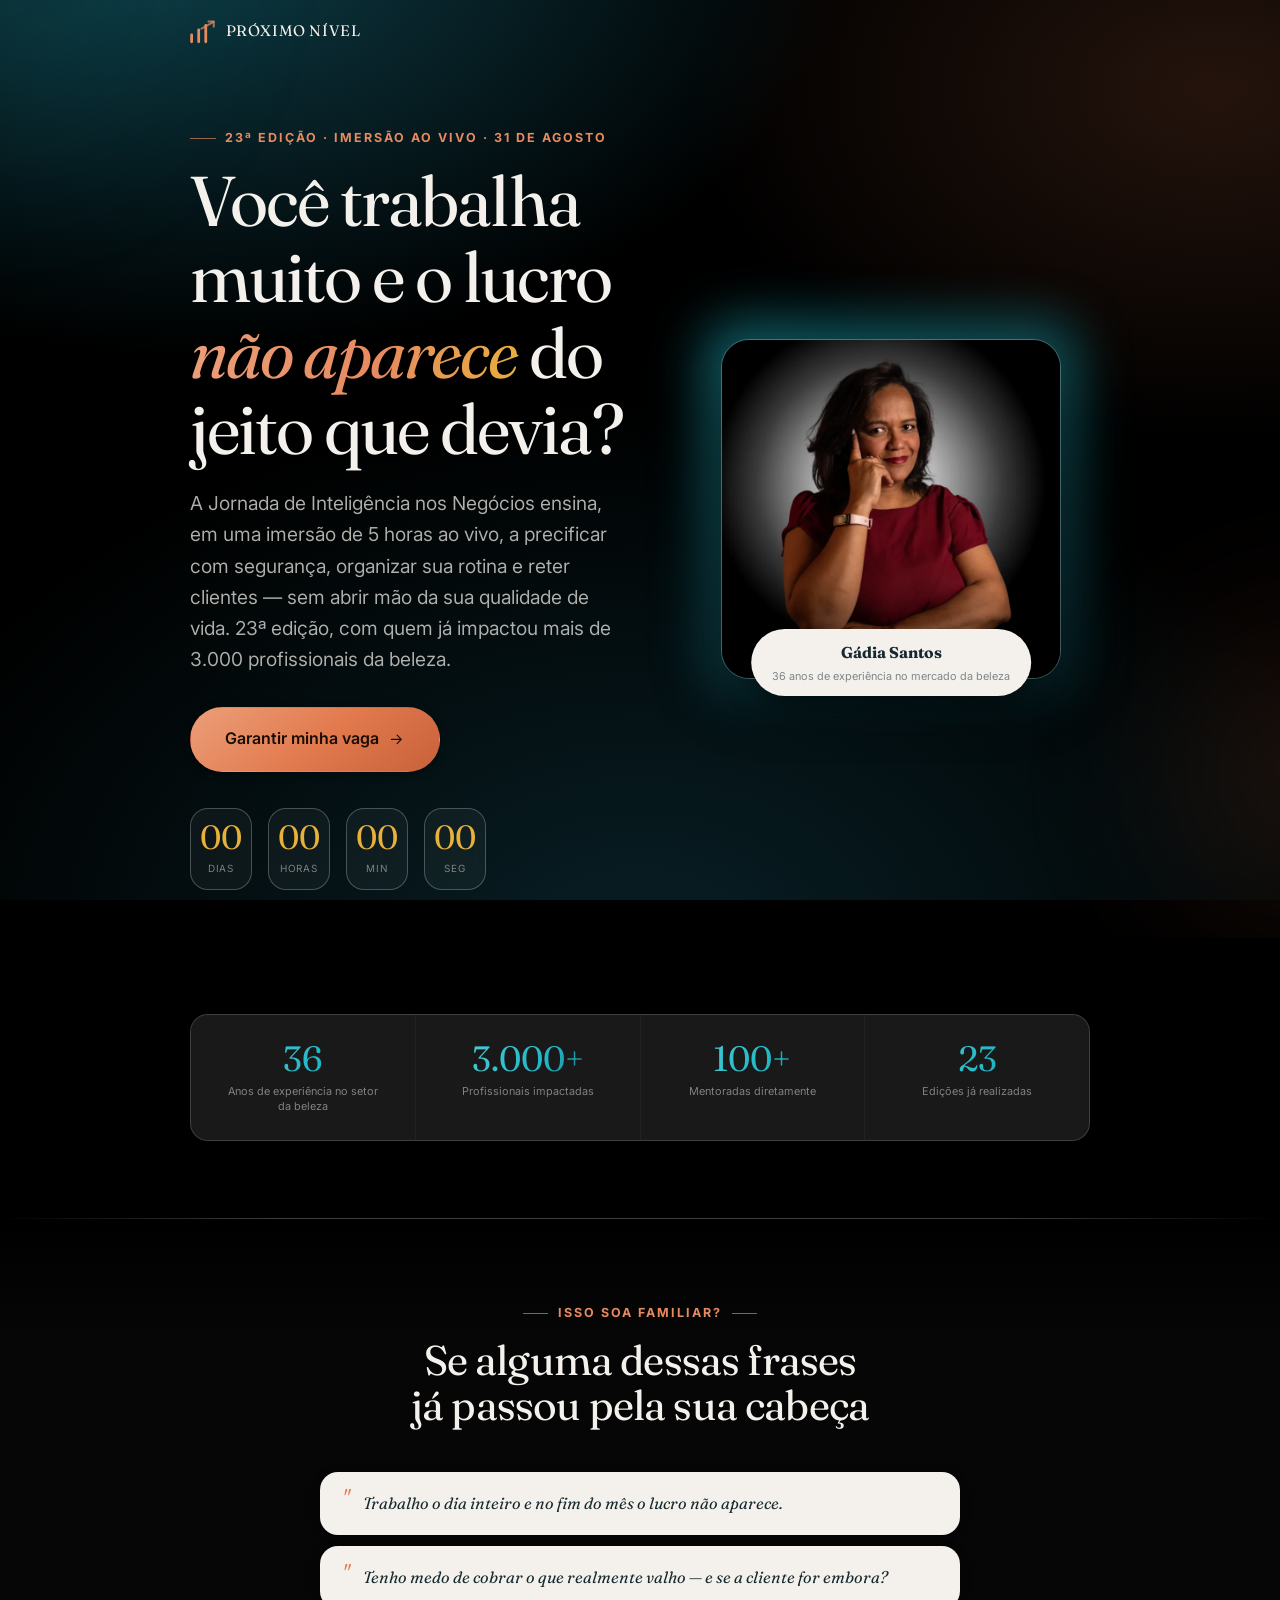
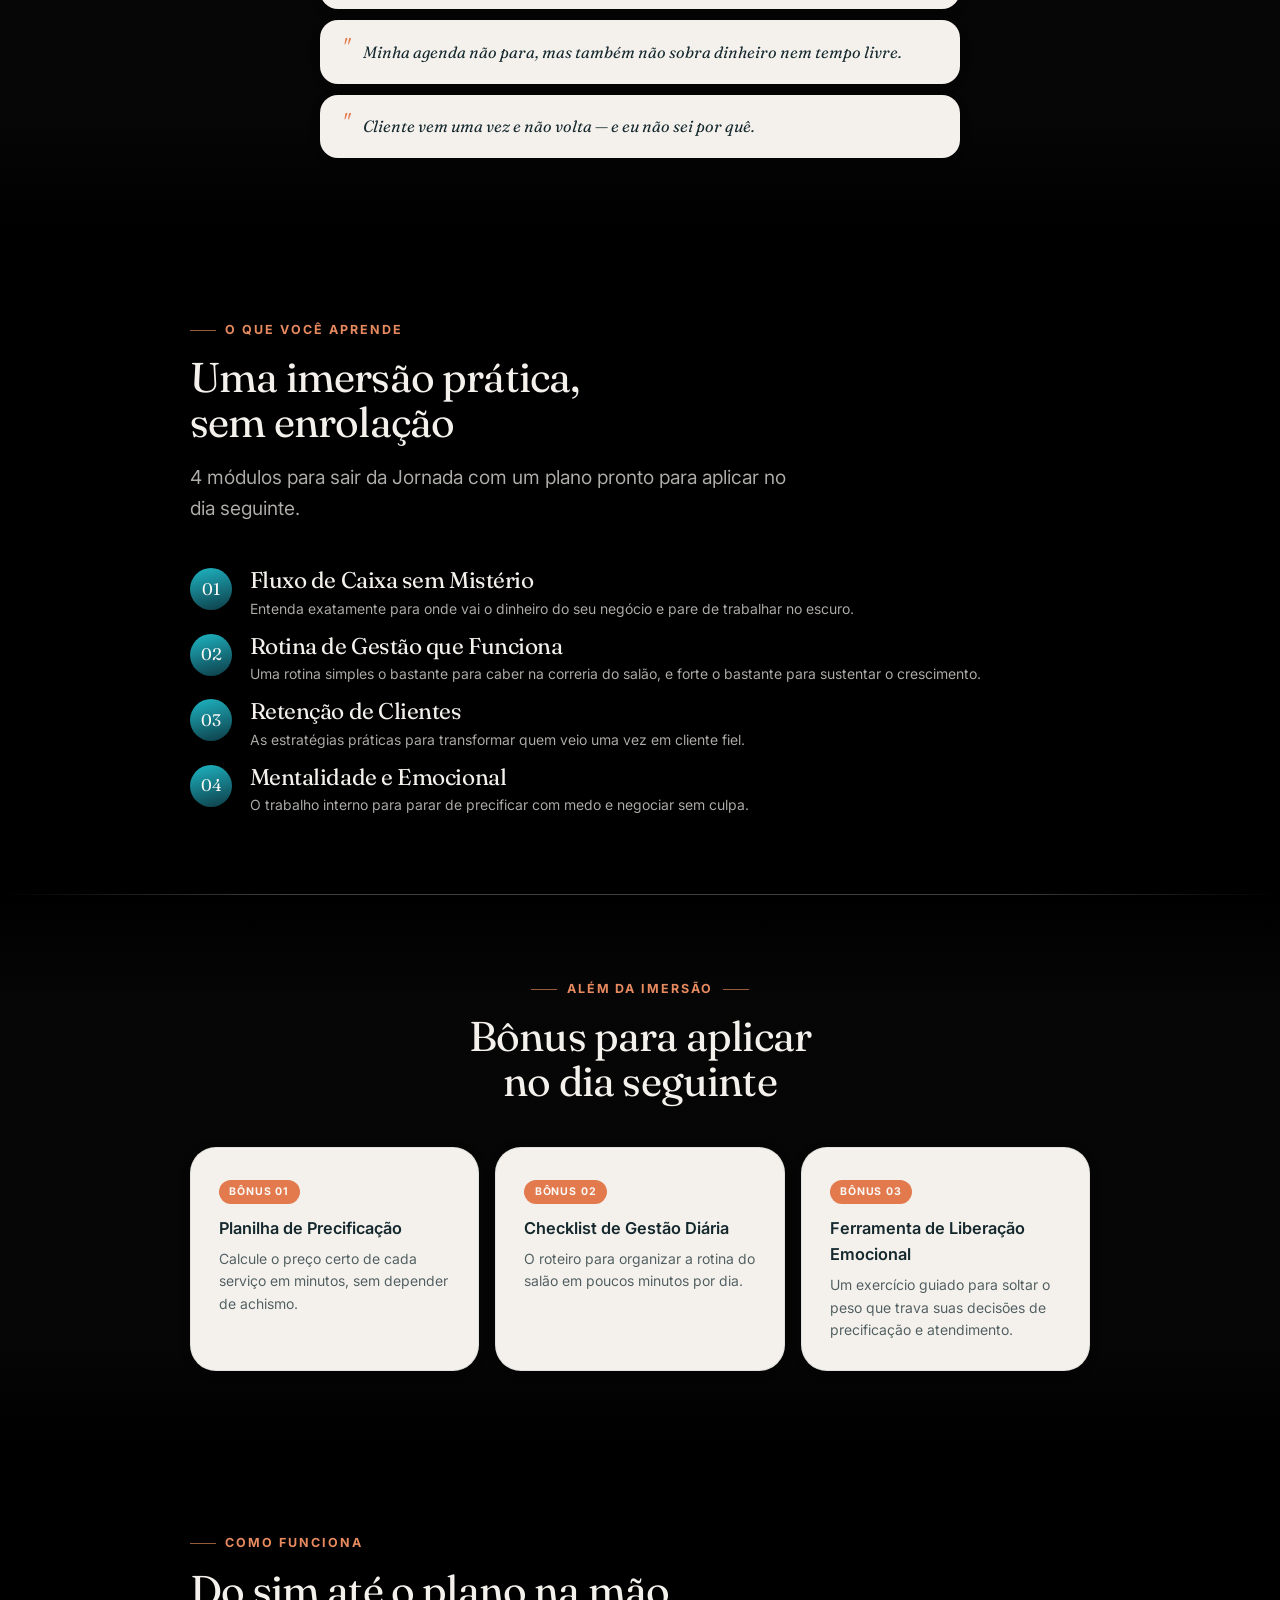
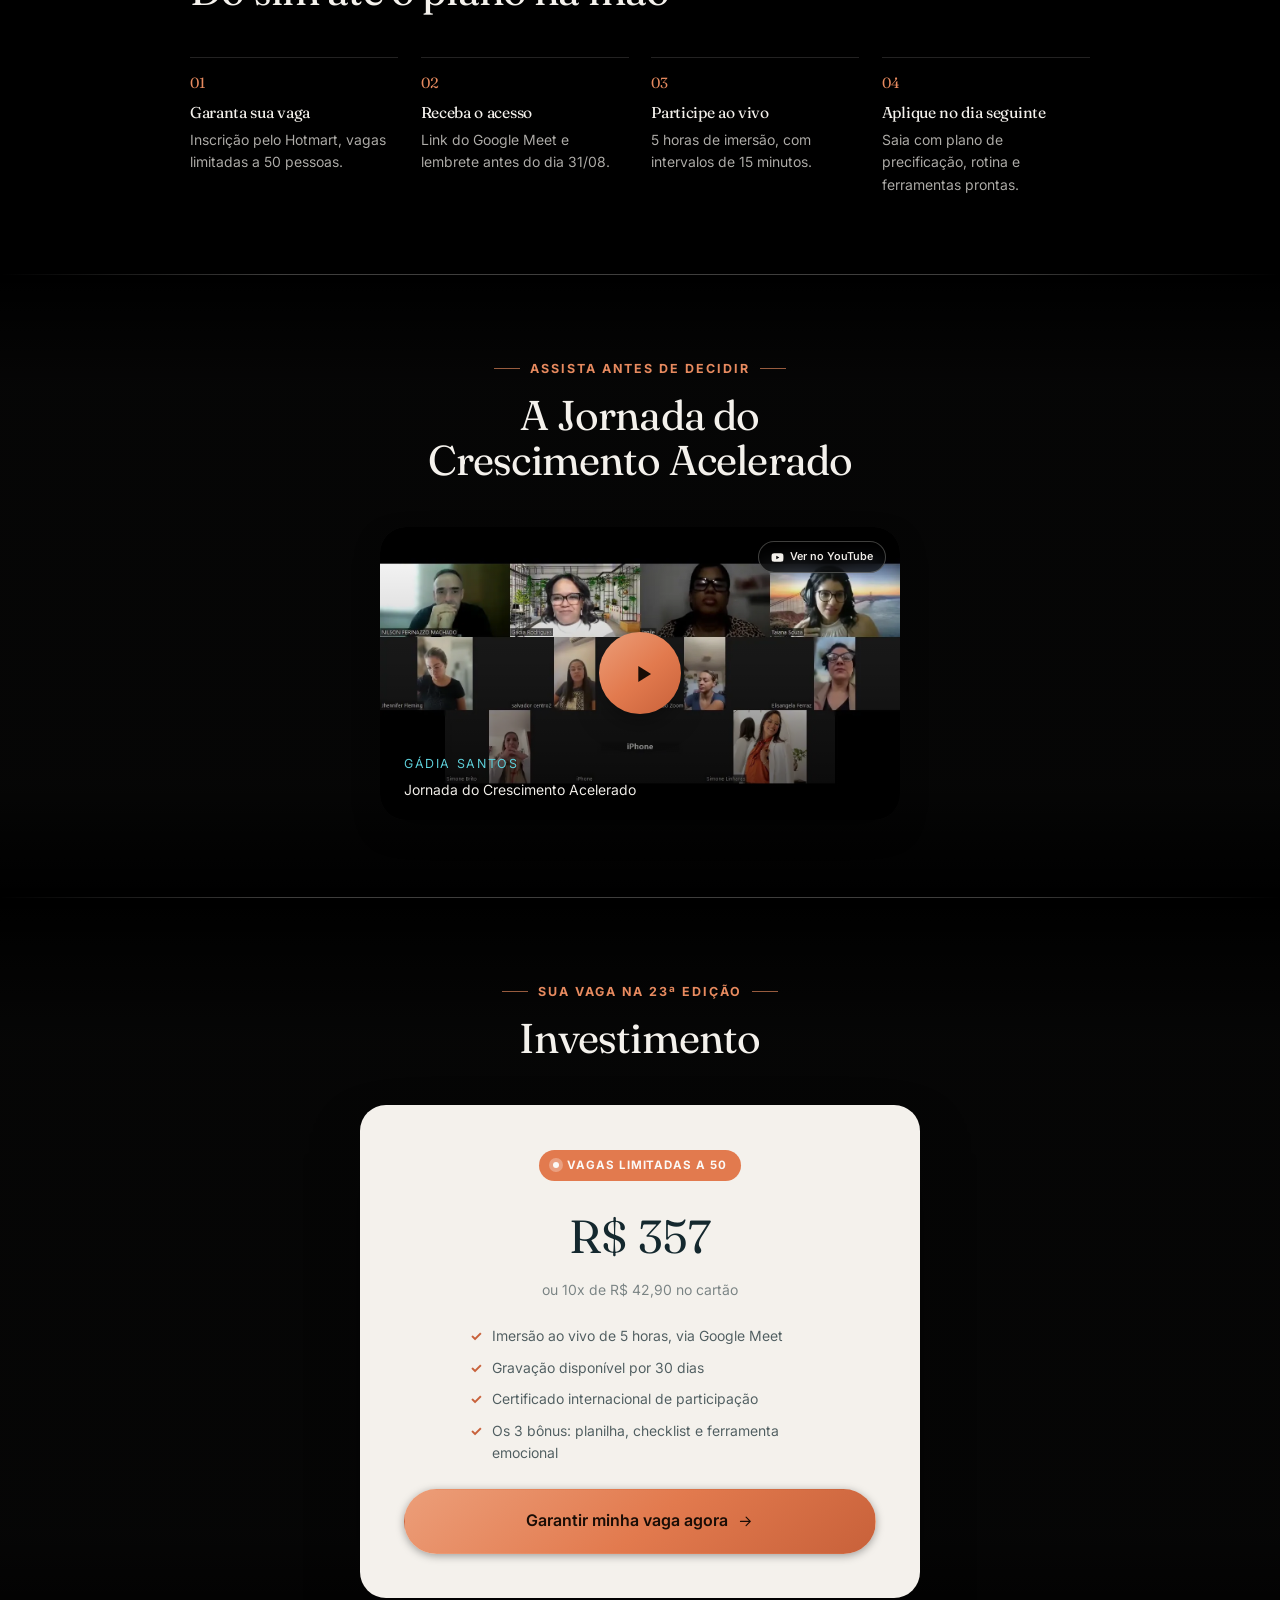
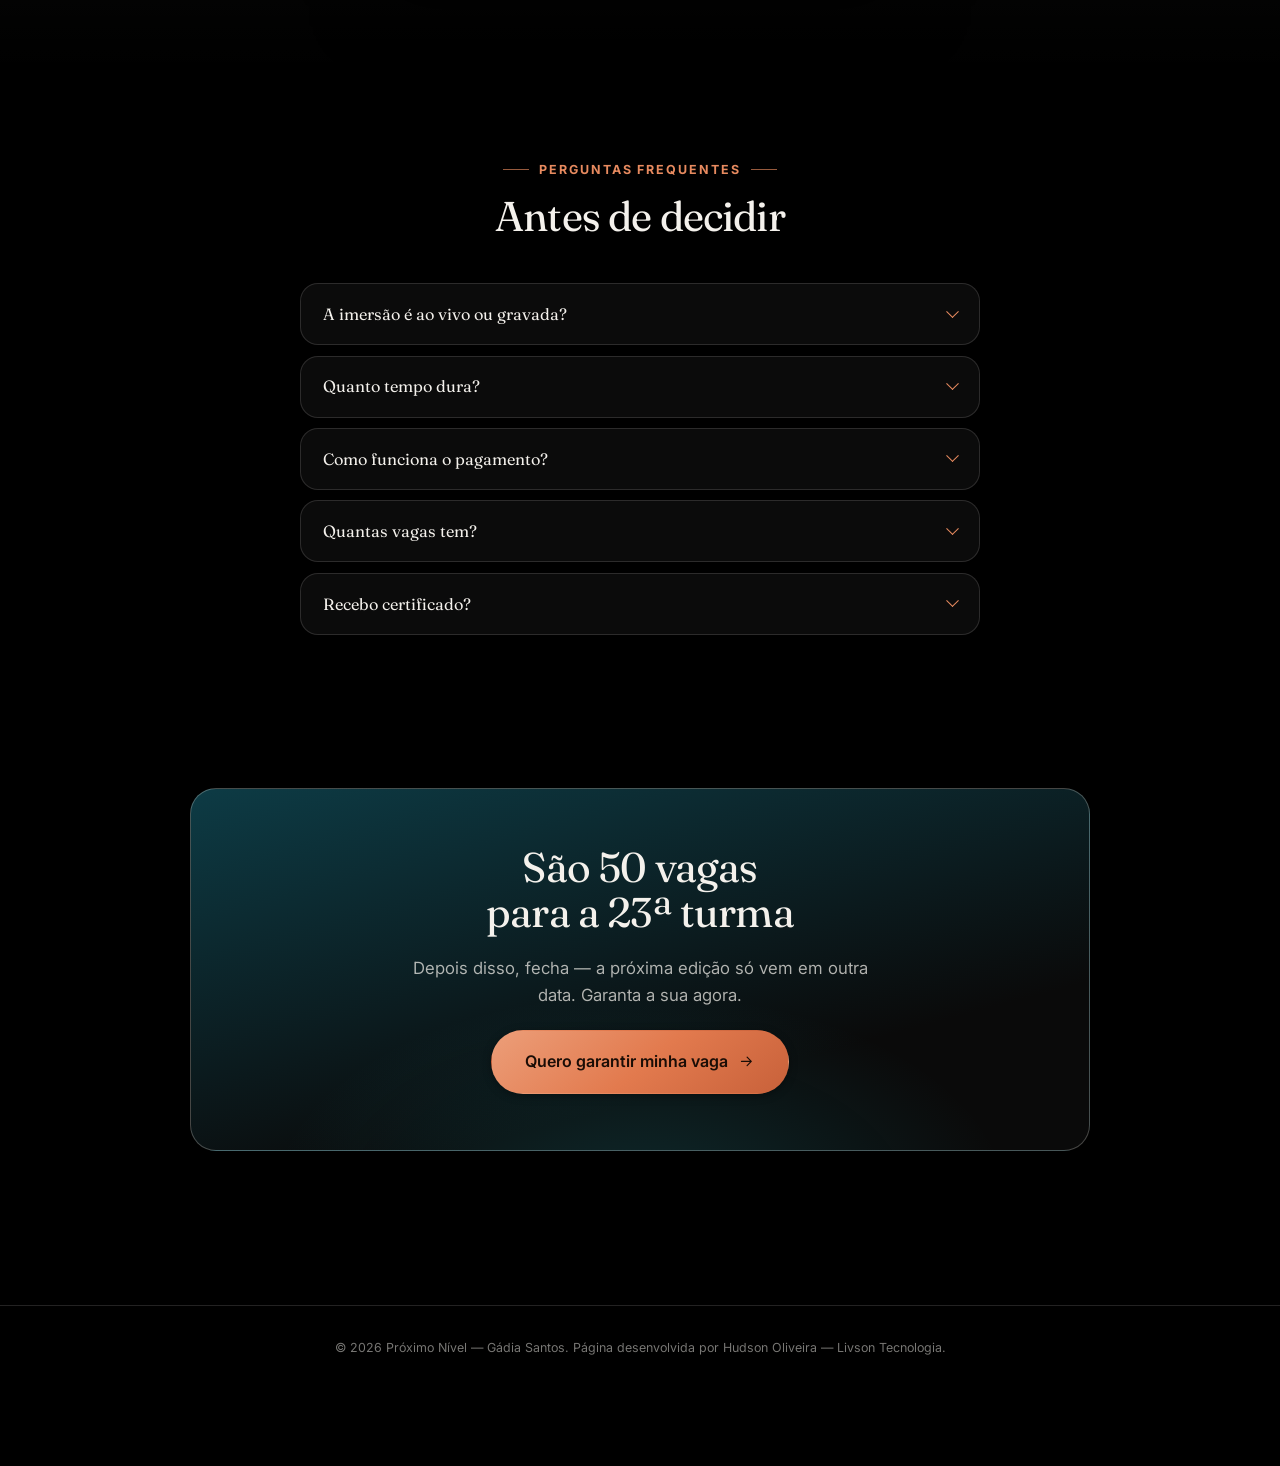
<file: Gadia Santos - Jornada Inteligencia/index.html>
<!DOCTYPE html>
<html lang="pt-BR">
<head>
<meta charset="utf-8">
<meta name="viewport" content="width=device-width, initial-scale=1">
<title>Jornada de Inteligência nos Negócios — 23ª Edição | Gádia Santos</title>
<meta name="description" content="Imersão online e ao vivo para profissionais da beleza: precifique com segurança, organize sua rotina e retenha clientes. 23ª edição, com Gádia Santos.">

<!--
  ATENÇÃO — pontos marcados [CONFIRMAR] neste arquivo dependem da resposta
  da Gádia ao briefing (Briefing-Jornada-Inteligencia-Negocios.pdf).
  Não publicar antes de revisar: data/hora, preço, 5º módulo (não
  construído — só 4 confirmados), depoimentos (seção ainda não incluída),
  FAQ de garantia/reembolso (não incluída). Link do Hotmart já confirmado.
-->

<link rel="icon" href="assets/favicon.svg" type="image/svg+xml">
<meta name="theme-color" content="#000000">

<link rel="preconnect" href="https://fonts.googleapis.com">
<link rel="preconnect" href="https://fonts.gstatic.com" crossorigin>
<link href="https://fonts.googleapis.com/css2?family=Fraunces:opsz,wght@9..144,300..600&family=Inter:wght@300..600&display=swap" rel="stylesheet">
<link rel="stylesheet" href="css/style.css">

<script>document.documentElement.classList.add("js");
window.__pnRevealFailsafe = window.setTimeout(function () {
  document.documentElement.classList.remove("js");
}, 4000);</script>
</head>

<body>
<a class="skip-link" href="#main">Saltar para o conteúdo</a>

<svg width="0" height="0" style="position:absolute" aria-hidden="true" focusable="false">
  <symbol id="i-arrow" viewBox="0 0 24 24" fill="none" stroke="currentColor" stroke-width="1.7" stroke-linecap="round" stroke-linejoin="round"><path d="M5 12h13M13 6l6 6-6 6"/></symbol>
  <symbol id="i-mark" viewBox="0 0 32 32" fill="none"><path d="M2 28V19.5" stroke="currentColor" stroke-width="3.4" stroke-linecap="round"/><path d="M10.7 28V13.5" stroke="currentColor" stroke-width="3.4" stroke-linecap="round"/><path d="M19.4 28V8" stroke="currentColor" stroke-width="3.4" stroke-linecap="round"/><path d="M14 12 29 3.5" stroke="currentColor" stroke-width="2.4" stroke-linecap="round" opacity=".75"/><path d="M22.6 3h6.6v6.4" stroke="currentColor" stroke-width="2.4" stroke-linecap="round" stroke-linejoin="round" opacity=".75"/></symbol>
  <symbol id="i-yt" viewBox="0 0 24 24" fill="currentColor"><path d="M23 12s0-3.6-.46-5.33a2.78 2.78 0 0 0-1.95-1.96C18.86 4.25 12 4.25 12 4.25s-6.86 0-8.59.46a2.78 2.78 0 0 0-1.95 1.96C1 8.4 1 12 1 12s0 3.6.46 5.33a2.78 2.78 0 0 0 1.95 1.96c1.73.46 8.59.46 8.59.46s6.86 0 8.59-.46a2.78 2.78 0 0 0 1.95-1.96C23 15.6 23 12 23 12ZM9.75 15.27V8.73L15.5 12l-5.75 3.27Z"/></symbol>
</svg>

<header class="header">
  <div class="header__inner">
    <span class="brand">
      <svg class="brand__mark" aria-hidden="true"><use href="#i-mark"></use></svg>
      <span class="brand__name">Próximo Nível</span>
    </span>
  </div>
</header>

<main id="main">

  <!-- ===================== HERO ===================== -->
  <section class="hero">
    <div class="hero__ambient" aria-hidden="true">
      <span class="orb orb--1"></span>
      <span class="orb orb--2"></span>
    </div>

    <div class="container hero__grid">
      <div class="hero__copy">
        <p class="eyebrow reveal">23ª edição · Imersão ao vivo · 31 de agosto</p>
        <h1 class="hero__title reveal" style="--i:1">
          Você trabalha muito e o lucro <span class="accent-text">não aparece</span> do jeito que devia?
        </h1>
        <p class="hero__lead reveal" style="--i:2">
          A Jornada de Inteligência nos Negócios ensina, em uma imersão de 5 horas ao vivo, a
          precificar com segurança, organizar sua rotina e reter clientes — sem abrir mão da
          sua qualidade de vida. 23ª edição, com quem já impactou mais de 3.000 profissionais
          da beleza.
        </p>

        <div class="hero__actions reveal" style="--i:3">
          <a class="btn btn--primary btn--lg" href="https://pay.hotmart.com/I106901447G?checkoutMode=10&amp;bid=1785172331278">
            Garantir minha vaga
            <svg aria-hidden="true"><use href="#i-arrow"></use></svg>
          </a>
        </div>

        <!-- [CONFIRMAR] data/hora com a Gádia antes de publicar -->
        <div class="clock reveal" style="--i:4" data-countdown="2026-08-31T08:00:00-03:00">
          <div class="clock__unit"><span class="clock__num" data-d>00</span><span class="clock__label">dias</span></div>
          <div class="clock__unit"><span class="clock__num" data-h>00</span><span class="clock__label">horas</span></div>
          <div class="clock__unit"><span class="clock__num" data-m>00</span><span class="clock__label">min</span></div>
          <div class="clock__unit"><span class="clock__num" data-s>00</span><span class="clock__label">seg</span></div>
        </div>
      </div>

      <div class="hero__portrait reveal" style="--i:2">
        <img src="assets/images/gadia-santos-retrato.webp" width="600" height="600"
             alt="Gádia Santos, mentora de negócios da beleza" loading="eager" fetchpriority="high" decoding="async">
        <span class="hero__portrait-tag">
          <b>Gádia Santos</b>
          <span>36 anos de experiência no mercado da beleza</span>
        </span>
      </div>
    </div>
  </section>

  <!-- ===================== NÚMEROS ===================== -->
  <section class="section" aria-label="Credenciais">
    <div class="container">
      <div class="stats reveal">
        <div class="stat"><p class="stat__num">36</p><p class="stat__label">Anos de experiência no setor da beleza</p></div>
        <div class="stat"><p class="stat__num">3.000+</p><p class="stat__label">Profissionais impactadas</p></div>
        <div class="stat"><p class="stat__num">100+</p><p class="stat__label">Mentoradas diretamente</p></div>
        <div class="stat"><p class="stat__num">23</p><p class="stat__label">Edições já realizadas</p></div>
      </div>
    </div>
  </section>

  <!-- ===================== DORES ===================== -->
  <section class="section section--tint section--edge">
    <div class="container">
      <div class="section__head section__head--center reveal">
        <p class="eyebrow">Isso soa familiar?</p>
        <h2 class="section__title">Se alguma dessas frases já passou pela sua cabeça</h2>
      </div>

      <div class="pains">
        <p class="pain reveal" style="--i:0"><span class="pain__mark">"</span>Trabalho o dia inteiro e no fim do mês o lucro não aparece.</p>
        <p class="pain reveal" style="--i:1"><span class="pain__mark">"</span>Tenho medo de cobrar o que realmente valho — e se a cliente for embora?</p>
        <p class="pain reveal" style="--i:2"><span class="pain__mark">"</span>Minha agenda não para, mas também não sobra dinheiro nem tempo livre.</p>
        <p class="pain reveal" style="--i:3"><span class="pain__mark">"</span>Cliente vem uma vez e não volta — e eu não sei por quê.</p>
      </div>
    </div>
  </section>

  <!-- ===================== MÓDULOS ===================== -->
  <!-- Só 4 módulos confirmados na página atual. O 5º citado como "5 módulos"
       não ficou claro — [CONFIRMAR] com a Gádia antes de completar. -->
  <section class="section" id="conteudo">
    <div class="container">
      <div class="section__head reveal">
        <p class="eyebrow">O que você aprende</p>
        <h2 class="section__title">Uma imersão prática, sem enrolação</h2>
        <p class="section__lead">4 módulos para sair da Jornada com um plano pronto para aplicar no dia seguinte.</p>
      </div>

      <div class="modules">
        <div class="module reveal" style="--i:0">
          <span class="module__no" aria-hidden="true">01</span>
          <div>
            <h3 class="module__title">Fluxo de Caixa sem Mistério</h3>
            <p class="module__text">Entenda exatamente para onde vai o dinheiro do seu negócio e pare de trabalhar no escuro.</p>
          </div>
        </div>
        <div class="module reveal" style="--i:1">
          <span class="module__no" aria-hidden="true">02</span>
          <div>
            <h3 class="module__title">Rotina de Gestão que Funciona</h3>
            <p class="module__text">Uma rotina simples o bastante para caber na correria do salão, e forte o bastante para sustentar o crescimento.</p>
          </div>
        </div>
        <div class="module reveal" style="--i:2">
          <span class="module__no" aria-hidden="true">03</span>
          <div>
            <h3 class="module__title">Retenção de Clientes</h3>
            <p class="module__text">As estratégias práticas para transformar quem veio uma vez em cliente fiel.</p>
          </div>
        </div>
        <div class="module reveal" style="--i:3">
          <span class="module__no" aria-hidden="true">04</span>
          <div>
            <h3 class="module__title">Mentalidade e Emocional</h3>
            <p class="module__text">O trabalho interno para parar de precificar com medo e negociar sem culpa.</p>
          </div>
        </div>
        <!-- <div class="module reveal" style="--i:4">
          <span class="module__no" aria-hidden="true">05</span>
          <div>
            <h3 class="module__title">[CONFIRMAR NOME E CONTEÚDO COM A GÁDIA]</h3>
            <p class="module__text">[preencher quando ela responder o briefing]</p>
          </div>
        </div> -->
      </div>
    </div>
  </section>

  <!-- ===================== BÔNUS ===================== -->
  <section class="section section--tint section--edge">
    <div class="container">
      <div class="section__head section__head--center reveal">
        <p class="eyebrow">Além da imersão</p>
        <h2 class="section__title">Bônus para aplicar no dia seguinte</h2>
      </div>

      <div class="bonuses">
        <div class="card reveal" style="--i:0">
          <div class="card__body">
            <span class="bonus__tag">Bônus 01</span>
            <p class="bonus__title">Planilha de Precificação</p>
            <p class="bonus__text">Calcule o preço certo de cada serviço em minutos, sem depender de achismo.</p>
          </div>
        </div>
        <div class="card reveal" style="--i:1">
          <div class="card__body">
            <span class="bonus__tag">Bônus 02</span>
            <p class="bonus__title">Checklist de Gestão Diária</p>
            <p class="bonus__text">O roteiro para organizar a rotina do salão em poucos minutos por dia.</p>
          </div>
        </div>
        <div class="card reveal" style="--i:2">
          <div class="card__body">
            <span class="bonus__tag">Bônus 03</span>
            <p class="bonus__title">Ferramenta de Liberação Emocional</p>
            <p class="bonus__text">Um exercício guiado para soltar o peso que trava suas decisões de precificação e atendimento.</p>
          </div>
        </div>
      </div>
    </div>
  </section>

  <!-- ===================== COMO FUNCIONA ===================== -->
  <section class="section">
    <div class="container">
      <div class="section__head reveal">
        <p class="eyebrow">Como funciona</p>
        <h2 class="section__title">Do sim até o plano na mão</h2>
      </div>

      <div class="steps">
        <div class="step reveal" style="--i:0">
          <span class="step__no"></span>
          <h3>Garanta sua vaga</h3>
          <p>Inscrição pelo Hotmart, vagas limitadas a 50 pessoas.</p>
        </div>
        <div class="step reveal" style="--i:1">
          <span class="step__no"></span>
          <h3>Receba o acesso</h3>
          <p>Link do Google Meet e lembrete antes do dia 31/08.</p>
        </div>
        <div class="step reveal" style="--i:2">
          <span class="step__no"></span>
          <h3>Participe ao vivo</h3>
          <p>5 horas de imersão, com intervalos de 15 minutos.</p>
        </div>
        <div class="step reveal" style="--i:3">
          <span class="step__no"></span>
          <h3>Aplique no dia seguinte</h3>
          <p>Saia com plano de precificação, rotina e ferramentas prontas.</p>
        </div>
      </div>
    </div>
  </section>

  <!-- ===================== EM VÍDEO ===================== -->
  <section class="section section--tint section--edge">
    <div class="container">
      <div class="section__head section__head--center reveal">
        <p class="eyebrow">Assista antes de decidir</p>
        <h2 class="section__title">A Jornada do Crescimento Acelerado</h2>
      </div>

      <div class="reveal">
        <a class="video" href="https://www.youtube.com/watch?v=Ues1pkqEE94" target="_blank" rel="noopener">
          <img src="assets/images/video-jornada-thumb.webp" width="1280" height="720" loading="lazy" decoding="async" alt="">
          <span class="video__play" aria-hidden="true">
            <svg viewBox="0 0 24 24" fill="currentColor"><path d="M8 5.14v13.72L19 12 8 5.14Z"/></svg>
          </span>
          <span class="video__caption">
            <span>Gádia Santos</span>
            Jornada do Crescimento Acelerado
          </span>
          <span class="video__ext">
            <svg aria-hidden="true"><use href="#i-yt"></use></svg>
            Ver no YouTube
          </span>
        </a>
      </div>
    </div>
  </section>

  <!-- ===================== DEPOIMENTOS ===================== -->
  <!-- Seção ainda não incluída: aguardando depoimentos reais (nome, foto,
       autorização) pedidos no briefing. Já são 23 edições — vale receber
       isso antes de publicar; é a maior lacuna de prova social da página. -->

  <!-- ===================== OFERTA ===================== -->
  <section class="section section--tint section--edge" id="oferta">
    <div class="container">
      <div class="section__head section__head--center reveal">
        <p class="eyebrow">Sua vaga na 23ª edição</p>
        <h2 class="section__title">Investimento</h2>
      </div>

      <div class="offer reveal">
        <span class="offer__badge">Vagas limitadas a 50</span>
        <!-- [CONFIRMAR] valor ainda vigente para esta edição -->
        <p class="offer__price">R$ 357</p>
        <p class="offer__installments">ou 10x de R$ 42,90 no cartão</p>

        <ul class="offer__list">
          <li>Imersão ao vivo de 5 horas, via Google Meet</li>
          <li>Gravação disponível por 30 dias</li>
          <li>Certificado internacional de participação</li>
          <li>Os 3 bônus: planilha, checklist e ferramenta emocional</li>
        </ul>

        <a class="btn btn--primary btn--lg btn--block" href="https://pay.hotmart.com/I106901447G?checkoutMode=10&amp;bid=1785172331278">
          Garantir minha vaga agora
          <svg aria-hidden="true"><use href="#i-arrow"></use></svg>
        </a>
      </div>
    </div>
  </section>

  <!-- ===================== FAQ ===================== -->
  <!-- Só perguntas com resposta confirmável pela página atual. Garantia,
       reembolso e pré-requisitos ficam de fora até a Gádia confirmar
       (ver briefing) — melhor FAQ curto e verdadeiro que completo e inventado. -->
  <section class="section">
    <div class="container">
      <div class="section__head section__head--center reveal">
        <p class="eyebrow">Perguntas frequentes</p>
        <h2 class="section__title">Antes de decidir</h2>
      </div>

      <div class="faq reveal">
        <details>
          <summary>A imersão é ao vivo ou gravada?</summary>
          <p>É 100% ao vivo, pelo Google Meet. Você também recebe acesso à gravação por 30 dias, caso não consiga acompanhar no horário.</p>
        </details>
        <details>
          <summary>Quanto tempo dura?</summary>
          <p>5 horas, com intervalos de 15 minutos ao longo do encontro.</p>
        </details>
        <details>
          <summary>Como funciona o pagamento?</summary>
          <p>R$357 à vista ou em 10x de R$42,90 no cartão.</p>
        </details>
        <details>
          <summary>Quantas vagas tem?</summary>
          <p>Vagas limitadas a 50 pessoas, para manter a imersão próxima e prática.</p>
        </details>
        <details>
          <summary>Recebo certificado?</summary>
          <p>Sim, certificado internacional de participação.</p>
        </details>
      </div>
    </div>
  </section>

  <!-- ===================== CTA FINAL ===================== -->
  <section class="section">
    <div class="container">
      <div class="cta-strip reveal">
        <h2>São 50 vagas para a 23ª turma</h2>
        <p>Depois disso, fecha — a próxima edição só vem em outra data. Garanta a sua agora.</p>
        <a class="btn btn--primary btn--lg" href="#oferta">
          Quero garantir minha vaga
          <svg aria-hidden="true"><use href="#i-arrow"></use></svg>
        </a>
      </div>
    </div>
  </section>

</main>

<footer class="footer">
  <p>© <span id="year">2026</span> Próximo Nível — Gádia Santos. Página desenvolvida por Hudson Oliveira — Livson Tecnologia.</p>
</footer>

<div class="sticky-cta">
  <span class="sticky-cta__price"><b>R$ 357</b><span>ou 10x de R$ 42,90</span></span>
  <a class="btn btn--primary" href="#oferta">Garantir vaga</a>
</div>

<script src="js/main.js" defer></script>
<script>document.getElementById("year").textContent = new Date().getFullYear();</script>
</body>
</html>
</file>
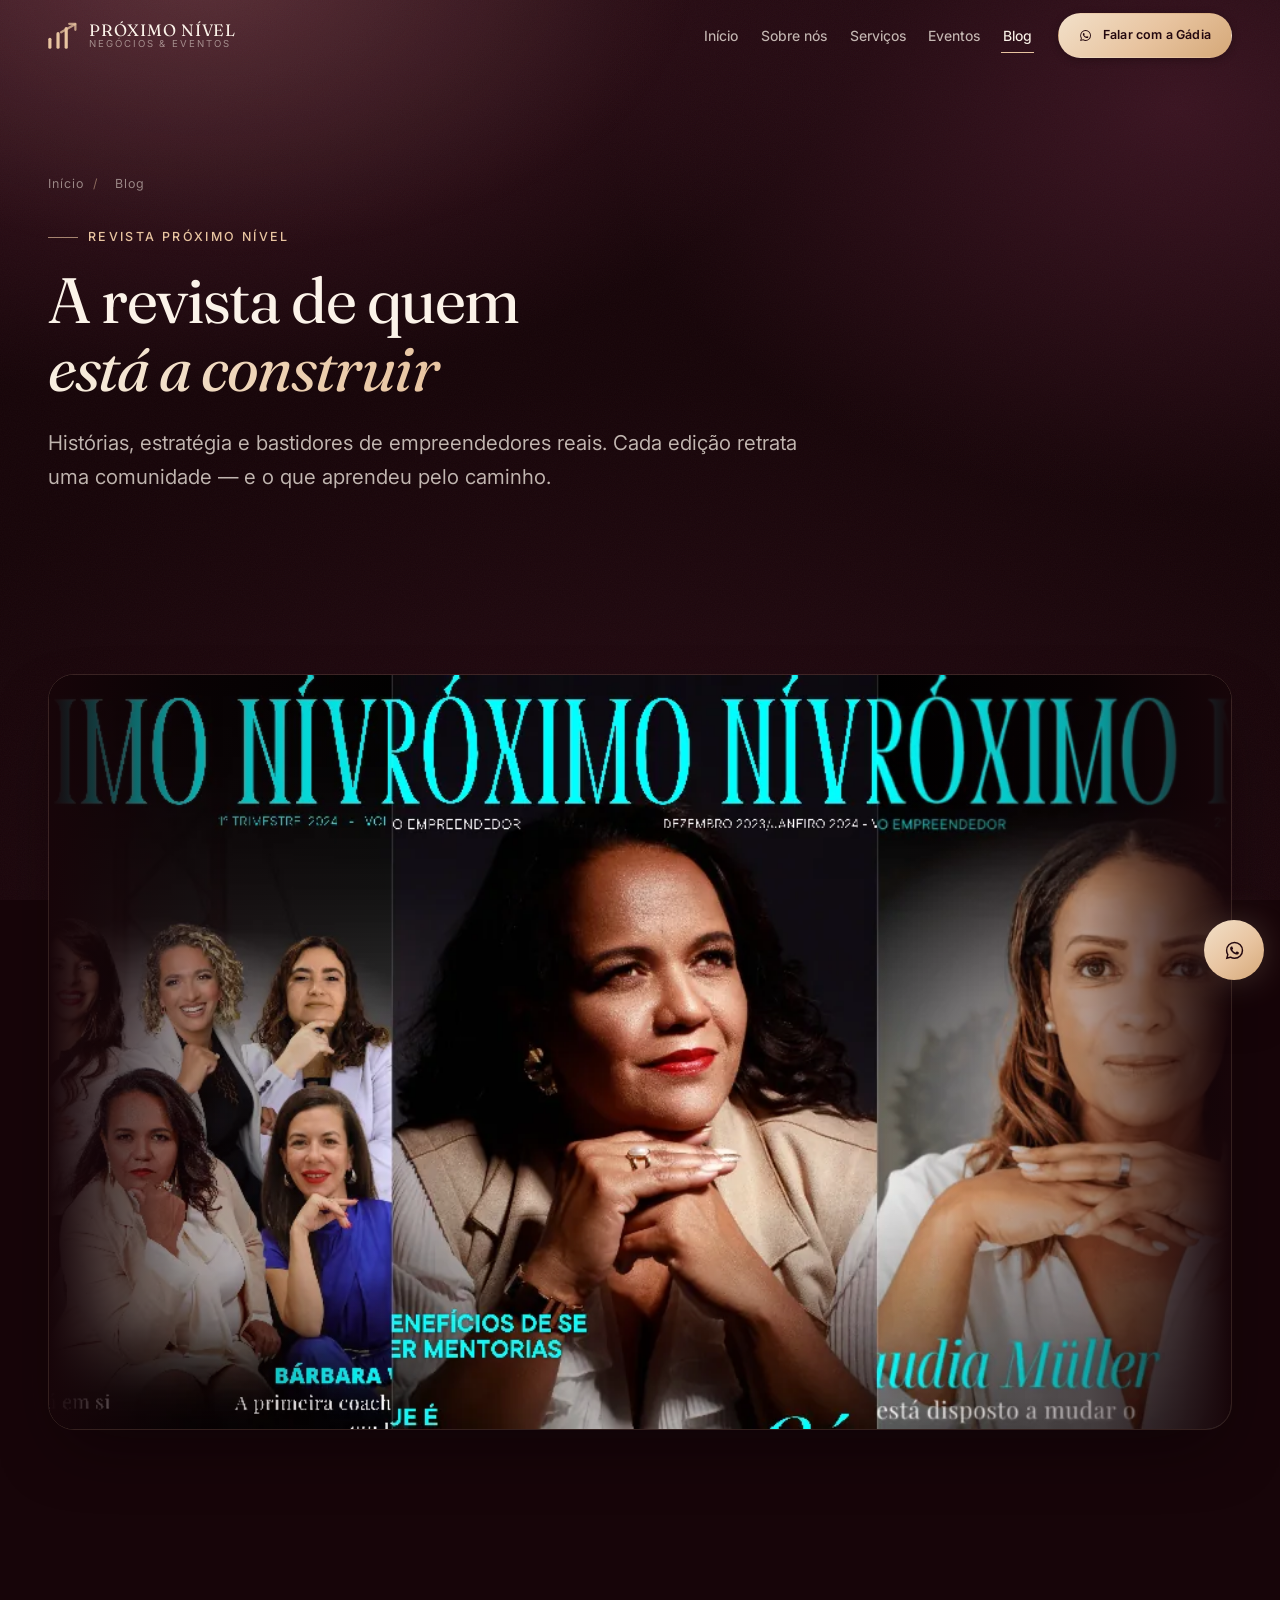
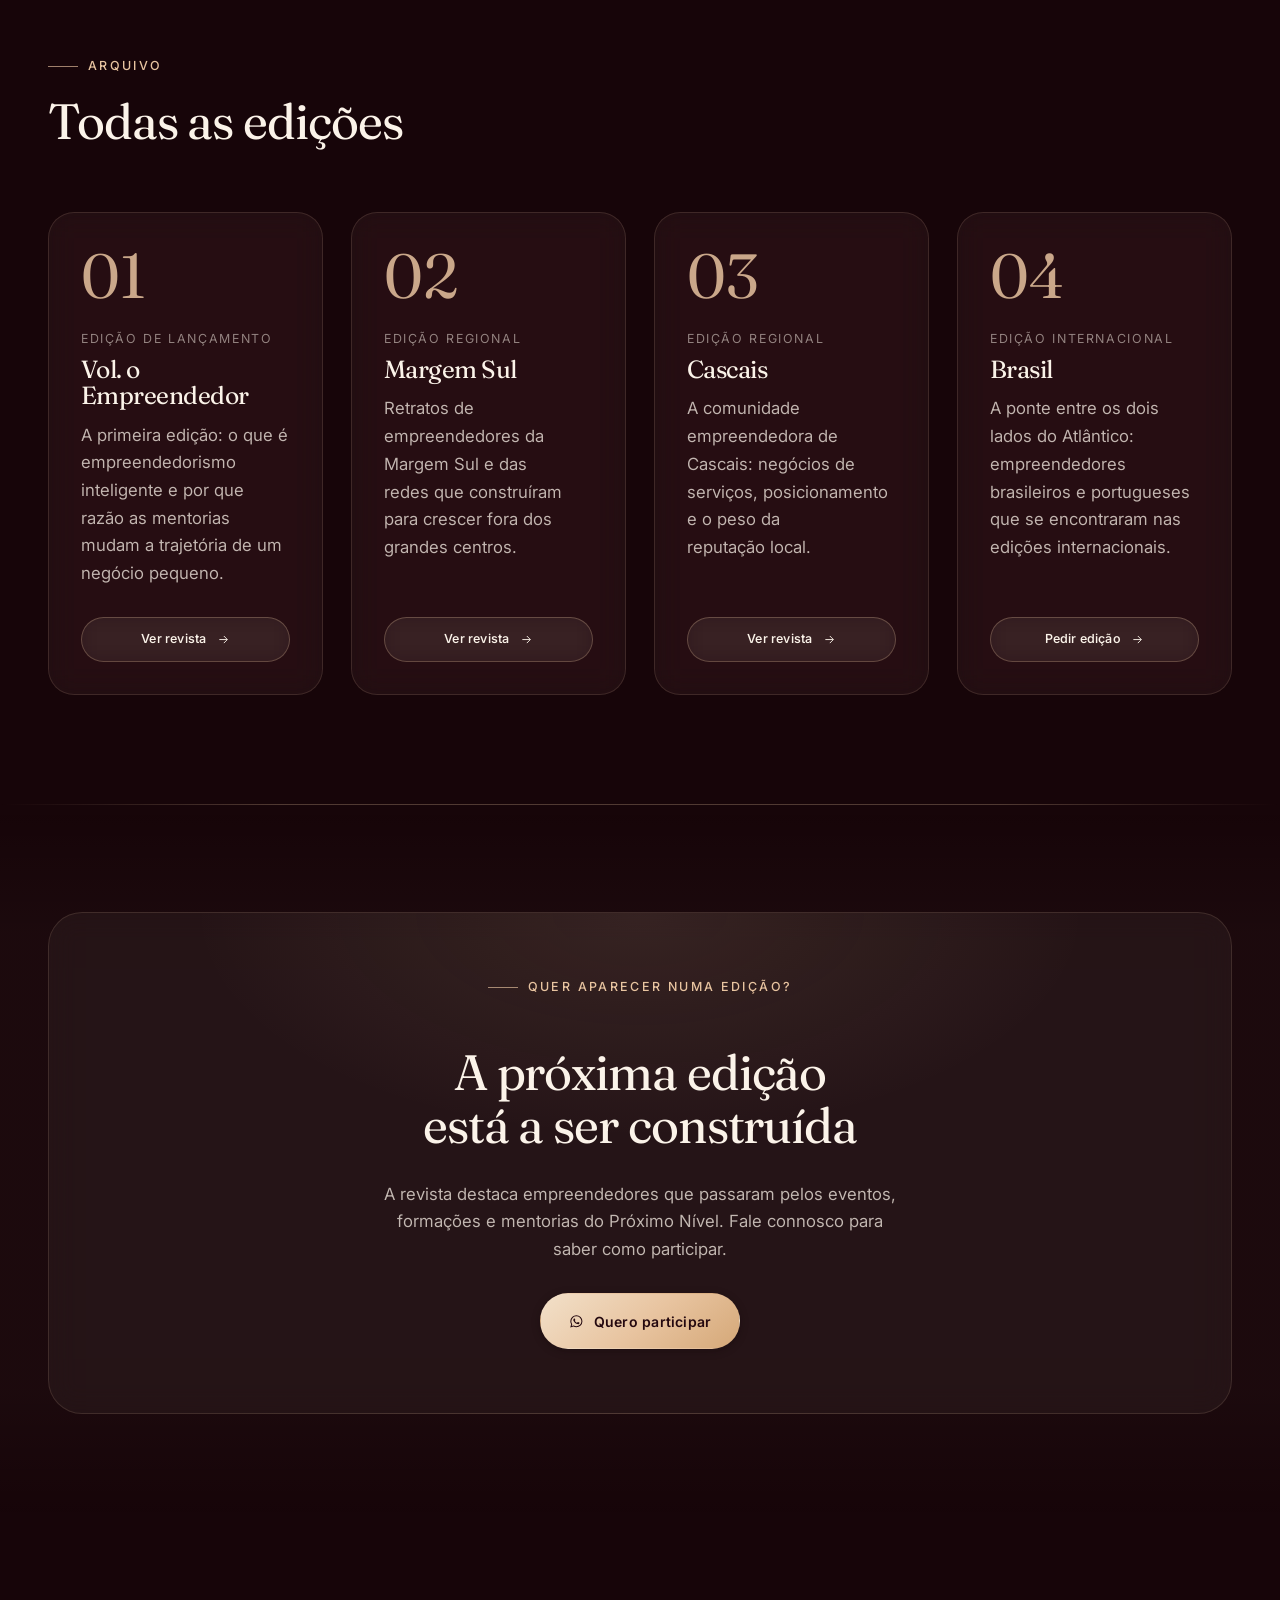
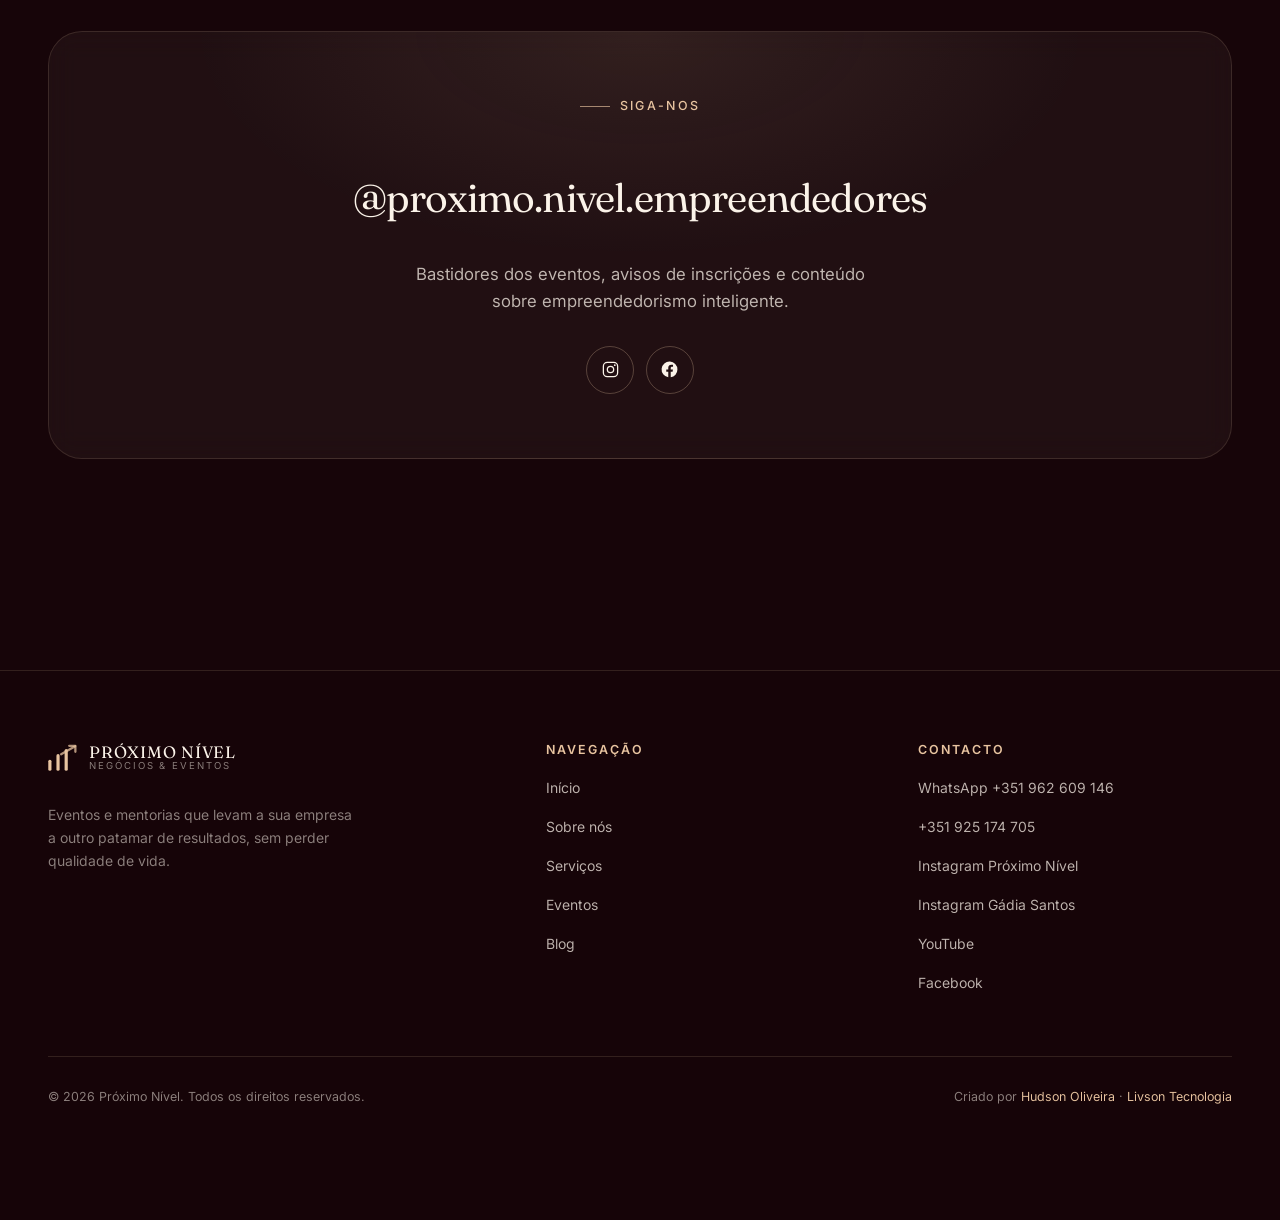
<file: blog.html>
<!DOCTYPE html>
<html lang="pt-PT">
<head>
<meta charset="utf-8">
<meta name="viewport" content="width=device-width, initial-scale=1">
<title>Blog e Revista Próximo Nível — histórias de quem está a construir</title>
<meta name="description" content="Todas as edições da Revista Próximo Nível: Lançamento, Margem Sul, Cascais e Brasil. Histórias, estratégia e bastidores de empreendedores reais.">
<link rel="canonical" href="https://proximonivel-empreendedores.com/blog.html">

<meta property="og:type" content="website">
<meta property="og:locale" content="pt_PT">
<meta property="og:site_name" content="Próximo Nível">
<meta property="og:title" content="Blog e Revista Próximo Nível">
<meta property="og:description" content="Histórias, estratégia e bastidores de empreendedores reais. Uma edição de cada vez.">
<meta property="og:url" content="https://proximonivel-empreendedores.com/blog.html">
<meta property="og:image" content="https://proximonivel-empreendedores.com/assets/images/og-proximo-nivel.jpg">
<meta name="twitter:card" content="summary_large_image">

<link rel="icon" href="assets/favicon.svg" type="image/svg+xml">
<meta name="theme-color" content="#3A1421">

<link rel="preconnect" href="https://fonts.googleapis.com">
<link rel="preconnect" href="https://fonts.gstatic.com" crossorigin>
<link href="https://fonts.googleapis.com/css2?family=Fraunces:opsz,wght@9..144,300..600&family=Inter:wght@300..600&display=swap" rel="stylesheet">
<link rel="stylesheet" href="css/style.css">

<script>
/* Hide-then-reveal is only safe if something is guaranteed to un-hide it.
   main.js clears this timer; if it never loads, the content still appears. */
document.documentElement.classList.add("js");
window.__pnRevealFailsafe = window.setTimeout(function () {
  document.documentElement.classList.remove("js");
}, 4000);
</script>
</head>

<body>
<a class="skip-link" href="#main">Saltar para o conteúdo</a>

<svg width="0" height="0" style="position:absolute" aria-hidden="true" focusable="false">
  <symbol id="i-wa" viewBox="0 0 24 24" fill="currentColor"><path d="M12.04 2A9.9 9.9 0 0 0 2.15 11.9c0 1.75.46 3.45 1.33 4.95L2.06 22l5.28-1.38a9.86 9.86 0 0 0 4.7 1.2h.01a9.9 9.9 0 0 0 9.89-9.9A9.9 9.9 0 0 0 12.04 2Zm0 18.06h-.01a8.2 8.2 0 0 1-4.18-1.15l-.3-.18-3.1.81.83-3.02-.2-.31a8.2 8.2 0 0 1-1.26-4.37 8.23 8.23 0 1 1 8.22 8.22Zm4.5-6.15c-.24-.12-1.46-.72-1.68-.8-.23-.09-.39-.13-.56.12s-.64.8-.79.97c-.14.16-.29.18-.53.06a6.7 6.7 0 0 1-1.98-1.22 7.45 7.45 0 0 1-1.37-1.7c-.14-.25-.01-.38.11-.5.11-.11.24-.29.37-.43.12-.15.16-.25.24-.41.08-.17.04-.31-.02-.43-.06-.12-.55-1.34-.76-1.83-.2-.48-.4-.42-.55-.42h-.48c-.16 0-.43.06-.65.31-.23.25-.86.84-.86 2.05s.88 2.38 1 2.54c.13.17 1.74 2.66 4.22 3.73.59.25 1.05.4 1.4.52.6.19 1.14.16 1.57.1.48-.07 1.47-.6 1.68-1.18.2-.58.2-1.08.14-1.19-.06-.1-.22-.16-.46-.28Z"/></symbol>
  <symbol id="i-arrow" viewBox="0 0 24 24" fill="none" stroke="currentColor" stroke-width="1.7" stroke-linecap="round" stroke-linejoin="round"><path d="M5 12h13M13 6l6 6-6 6"/></symbol>
  <symbol id="i-ig" viewBox="0 0 24 24" fill="none" stroke="currentColor" stroke-width="1.6"><rect x="3" y="3" width="18" height="18" rx="5"/><circle cx="12" cy="12" r="4"/><circle cx="17.4" cy="6.6" r="1.1" fill="currentColor" stroke="none"/></symbol>
  <symbol id="i-fb" viewBox="0 0 24 24" fill="currentColor"><path d="M22 12a10 10 0 1 0-11.56 9.88v-6.99H7.9V12h2.54V9.8c0-2.5 1.49-3.89 3.77-3.89 1.1 0 2.24.2 2.24.2v2.46h-1.26c-1.24 0-1.63.77-1.63 1.56V12h2.78l-.45 2.89h-2.33v6.99A10 10 0 0 0 22 12Z"/></symbol>
  <symbol id="i-yt" viewBox="0 0 24 24" fill="currentColor"><path d="M23 12s0-3.6-.46-5.33a2.78 2.78 0 0 0-1.95-1.96C18.86 4.25 12 4.25 12 4.25s-6.86 0-8.59.46a2.78 2.78 0 0 0-1.95 1.96C1 8.4 1 12 1 12s0 3.6.46 5.33a2.78 2.78 0 0 0 1.95 1.96c1.73.46 8.59.46 8.59.46s6.86 0 8.59-.46a2.78 2.78 0 0 0 1.95-1.96C23 15.6 23 12 23 12ZM9.75 15.27V8.73L15.5 12l-5.75 3.27Z"/></symbol>
  <symbol id="i-mark" viewBox="0 0 32 32" fill="none"><path d="M2 28V19.5" stroke="currentColor" stroke-width="3.4" stroke-linecap="round"/><path d="M10.7 28V13.5" stroke="currentColor" stroke-width="3.4" stroke-linecap="round"/><path d="M19.4 28V8" stroke="currentColor" stroke-width="3.4" stroke-linecap="round"/><path d="M14 12 29 3.5" stroke="currentColor" stroke-width="2.4" stroke-linecap="round" opacity=".75"/><path d="M22.6 3h6.6v6.4" stroke="currentColor" stroke-width="2.4" stroke-linecap="round" stroke-linejoin="round" opacity=".75"/></symbol>
</svg>

<header class="header">
  <div class="header__inner">
    <a class="brand" href="index.html" aria-label="Próximo Nível — página inicial">
      <svg class="brand__mark" aria-hidden="true"><use href="#i-mark"></use></svg>
      <span class="brand__text">
        <span class="brand__name">Próximo Nível</span>
        <span class="brand__tag">Negócios &amp; eventos</span>
      </span>
    </a>
    <nav class="nav" aria-label="Navegação principal">
      <ul class="nav__list">
        <li><a class="nav__link" href="index.html">Início</a></li>
        <li><a class="nav__link" href="sobre.html">Sobre nós</a></li>
        <li><a class="nav__link" href="servicos.html">Serviços</a></li>
        <li><a class="nav__link" href="eventos.html">Eventos</a></li>
        <li><a class="nav__link" href="blog.html" aria-current="page">Blog</a></li>
      </ul>
    </nav>
    <a class="btn btn--primary btn--sm btn--whatsapp header__cta" href="https://wa.me/351962609146?text=Ol%C3%A1%20G%C3%A1dia!%20Vim%20pelo%20site%20e%20gostava%20de%20falar%20sobre%20o%20meu%20neg%C3%B3cio." target="_blank" rel="noopener">
      <svg aria-hidden="true"><use href="#i-wa"></use></svg>
      Falar com a Gádia
    </a>
    <button class="burger" type="button" aria-expanded="false" aria-controls="drawer" aria-label="Abrir menu">
      <span class="burger__box" aria-hidden="true"><span></span><span></span><span></span></span>
    </button>
  </div>
</header>

<div class="drawer" id="drawer" aria-hidden="true">
  <a class="drawer__link" style="--i:0" href="index.html">Início</a>
  <a class="drawer__link" style="--i:1" href="sobre.html">Sobre nós</a>
  <a class="drawer__link" style="--i:2" href="servicos.html">Serviços</a>
  <a class="drawer__link" style="--i:3" href="eventos.html">Eventos</a>
  <a class="drawer__link" style="--i:4" href="blog.html">Blog</a>
  <div class="drawer__cta">
    <a class="btn btn--primary btn--whatsapp" href="https://wa.me/351962609146?text=Ol%C3%A1%20G%C3%A1dia!%20Vim%20pelo%20site%20e%20gostava%20de%20falar%20sobre%20o%20meu%20neg%C3%B3cio." target="_blank" rel="noopener">
      <svg aria-hidden="true"><use href="#i-wa"></use></svg>
      Falar com a Gádia
    </a>
  </div>
</div>

<main id="main">

  <section class="page-hero">
    <div class="page-hero__ambient" aria-hidden="true"></div>
    <div class="container">
      <nav class="breadcrumb" aria-label="Caminho">
        <ol>
          <li><a href="index.html">Início</a></li>
          <li aria-current="page">Blog</li>
        </ol>
      </nav>
      <p class="eyebrow">Revista Próximo Nível</p>
      <h1 class="page-hero__title">A revista de quem <span class="accent-text">está a construir</span></h1>
      <p class="page-hero__lead">
        Histórias, estratégia e bastidores de empreendedores reais. Cada edição retrata uma
        comunidade — e o que aprendeu pelo caminho.
      </p>
    </div>
  </section>

  <section class="section">
    <div class="container">
      <div class="revista__shelf reveal">
        <img src="assets/images/revista-capas.webp" width="928" height="592" loading="lazy" decoding="async"
             alt="Capas da Revista Próximo Nível lado a lado">
      </div>
    </div>
  </section>

  <section class="section">
    <div class="container">
      <div class="section__head reveal">
        <p class="eyebrow">Arquivo</p>
        <h2 class="section__title">Todas as edições</h2>
      </div>

      <!-- Os links apontam para as páginas de revista actualmente publicadas.
           Actualizar quando as edições migrarem para o novo domínio. -->
      <div class="issues">
        <article class="card issue reveal" style="--i:0">
          <div class="card__body">
            <p class="issue__no">01</p>
            <p class="issue__period">Edição de lançamento</p>
            <h3 class="card__title">Vol. o Empreendedor</h3>
            <p class="card__text">
              A primeira edição: o que é empreendedorismo inteligente e por que razão as
              mentorias mudam a trajetória de um negócio pequeno.
            </p>
            <div class="issue__foot">
              <a class="btn btn--ghost btn--sm btn--arrow btn--block" href="https://proximonivel-empreendedores.com/revista-lancamento/" target="_blank" rel="noopener">
                Ver revista
                <svg aria-hidden="true"><use href="#i-arrow"></use></svg>
              </a>
            </div>
          </div>
        </article>

        <article class="card issue reveal" style="--i:1">
          <div class="card__body">
            <p class="issue__no">02</p>
            <p class="issue__period">Edição regional</p>
            <h3 class="card__title">Margem Sul</h3>
            <p class="card__text">
              Retratos de empreendedores da Margem Sul e das redes que construíram para
              crescer fora dos grandes centros.
            </p>
            <div class="issue__foot">
              <a class="btn btn--ghost btn--sm btn--arrow btn--block" href="https://proximonivel-empreendedores.com/revista-margem-sul/" target="_blank" rel="noopener">
                Ver revista
                <svg aria-hidden="true"><use href="#i-arrow"></use></svg>
              </a>
            </div>
          </div>
        </article>

        <article class="card issue reveal" style="--i:2">
          <div class="card__body">
            <p class="issue__no">03</p>
            <p class="issue__period">Edição regional</p>
            <h3 class="card__title">Cascais</h3>
            <p class="card__text">
              A comunidade empreendedora de Cascais: negócios de serviços, posicionamento
              e o peso da reputação local.
            </p>
            <div class="issue__foot">
              <a class="btn btn--ghost btn--sm btn--arrow btn--block" href="https://proximonivel-empreendedores.com/revista-cascais/" target="_blank" rel="noopener">
                Ver revista
                <svg aria-hidden="true"><use href="#i-arrow"></use></svg>
              </a>
            </div>
          </div>
        </article>

        <article class="card issue reveal" style="--i:3">
          <div class="card__body">
            <p class="issue__no">04</p>
            <p class="issue__period">Edição internacional</p>
            <h3 class="card__title">Brasil</h3>
            <p class="card__text">
              A ponte entre os dois lados do Atlântico: empreendedores brasileiros e
              portugueses que se encontraram nas edições internacionais.
            </p>
            <!-- A página /revista-brasil/ devolve 404 no site actual. Enquanto não houver
                 URL válido, este botão encaminha para o WhatsApp. -->
            <div class="issue__foot">
              <a class="btn btn--ghost btn--sm btn--arrow btn--block" href="https://wa.me/351962609146?text=Ol%C3%A1%20G%C3%A1dia!%20Gostava%20de%20receber%20a%20Edi%C3%A7%C3%A3o%20Brasil%20da%20Revista%20Pr%C3%B3ximo%20N%C3%ADvel." target="_blank" rel="noopener">
                Pedir edição
                <svg aria-hidden="true"><use href="#i-arrow"></use></svg>
              </a>
            </div>
          </div>
        </article>
      </div>
    </div>
  </section>

  <section class="section section--tint section--edge">
    <div class="container">
      <div class="social-band reveal">
        <p class="eyebrow">Quer aparecer numa edição?</p>
        <h2 class="section__title" style="max-width:22ch">A próxima edição está a ser construída</h2>
        <p style="max-width:52ch">
          A revista destaca empreendedores que passaram pelos eventos, formações e mentorias
          do Próximo Nível. Fale connosco para saber como participar.
        </p>
        <a class="btn btn--primary btn--whatsapp" href="https://wa.me/351962609146?text=Ol%C3%A1%20G%C3%A1dia!%20Vim%20pelo%20site%20e%20queria%20saber%20como%20participar%20na%20Revista%20Pr%C3%B3ximo%20N%C3%ADvel." target="_blank" rel="noopener">
          <svg aria-hidden="true"><use href="#i-wa"></use></svg>
          Quero participar
        </a>
      </div>
    </div>
  </section>

  <section class="section">
    <div class="container">
      <div class="social-band reveal">
        <p class="eyebrow">Siga-nos</p>
        <a class="social-band__handle" href="https://insta.openinapp.co/zyeem" target="_blank" rel="noopener">@proximo.nivel.empreendedores</a>
        <p style="max-width:46ch">
          Bastidores dos eventos, avisos de inscrições e conteúdo sobre empreendedorismo inteligente.
        </p>
        <div class="social-links">
          <a href="https://insta.openinapp.co/zyeem" target="_blank" rel="noopener" aria-label="Instagram do Próximo Nível">
            <svg aria-hidden="true"><use href="#i-ig"></use></svg>
          </a>
          <a href="https://fb.openinapp.co/yfdjk" target="_blank" rel="noopener" aria-label="Facebook do Próximo Nível">
            <svg aria-hidden="true"><use href="#i-fb"></use></svg>
          </a>
        </div>
      </div>
    </div>
  </section>

</main>

<footer class="footer">
  <div class="container">
    <div class="footer__grid">
      <div class="footer__brand">
        <a class="brand" href="index.html">
          <svg class="brand__mark" aria-hidden="true"><use href="#i-mark"></use></svg>
          <span class="brand__text">
            <span class="brand__name">Próximo Nível</span>
            <span class="brand__tag">Negócios &amp; eventos</span>
          </span>
        </a>
        <p class="footer__about">
          Eventos e mentorias que levam a sua empresa a outro patamar de resultados,
          sem perder qualidade de vida.
        </p>
      </div>
      <div>
        <h2 class="footer__title">Navegação</h2>
        <ul class="footer__list">
          <li><a href="index.html">Início</a></li>
          <li><a href="sobre.html">Sobre nós</a></li>
          <li><a href="servicos.html">Serviços</a></li>
          <li><a href="eventos.html">Eventos</a></li>
          <li><a href="blog.html">Blog</a></li>
        </ul>
      </div>
      <div>
        <h2 class="footer__title">Contacto</h2>
        <ul class="footer__list">
          <li><a href="https://wa.me/351962609146" target="_blank" rel="noopener">WhatsApp +351 962 609 146</a></li>
          <li><a href="tel:+351925174705">+351 925 174 705</a></li>
          <li><a href="https://insta.openinapp.co/zyeem" target="_blank" rel="noopener">Instagram Próximo Nível</a></li>
          <li><a href="https://www.instagram.com/gadiasantos/" target="_blank" rel="noopener">Instagram Gádia Santos</a></li>
          <li><a href="https://www.youtube.com/@Proximo.Nivel.eventos" target="_blank" rel="noopener">YouTube</a></li>
          <li><a href="https://fb.openinapp.co/yfdjk" target="_blank" rel="noopener">Facebook</a></li>
        </ul>
      </div>
    </div>
    <div class="footer__bottom">
      <p>© <span data-year>2026</span> Próximo Nível. Todos os direitos reservados.</p>
      <p>Criado por <a href="https://www.instagram.com/hhudson.oliveira/" target="_blank" rel="noopener">Hudson Oliveira</a> · <a href="https://livsontecnologia.com.br/" target="_blank" rel="noopener">Livson Tecnologia</a></p>
    </div>
  </div>
</footer>

<a class="wa-sticky" href="https://wa.me/351962609146?text=Ol%C3%A1%20G%C3%A1dia!%20Vim%20pelo%20site%20e%20gostava%20de%20falar%20sobre%20o%20meu%20neg%C3%B3cio." target="_blank" rel="noopener">
  <svg aria-hidden="true"><use href="#i-wa"></use></svg>
  <span class="wa-sticky__label">Falar agora</span>
</a>

<script src="js/main.js" defer></script>
</body>
</html>
</file>
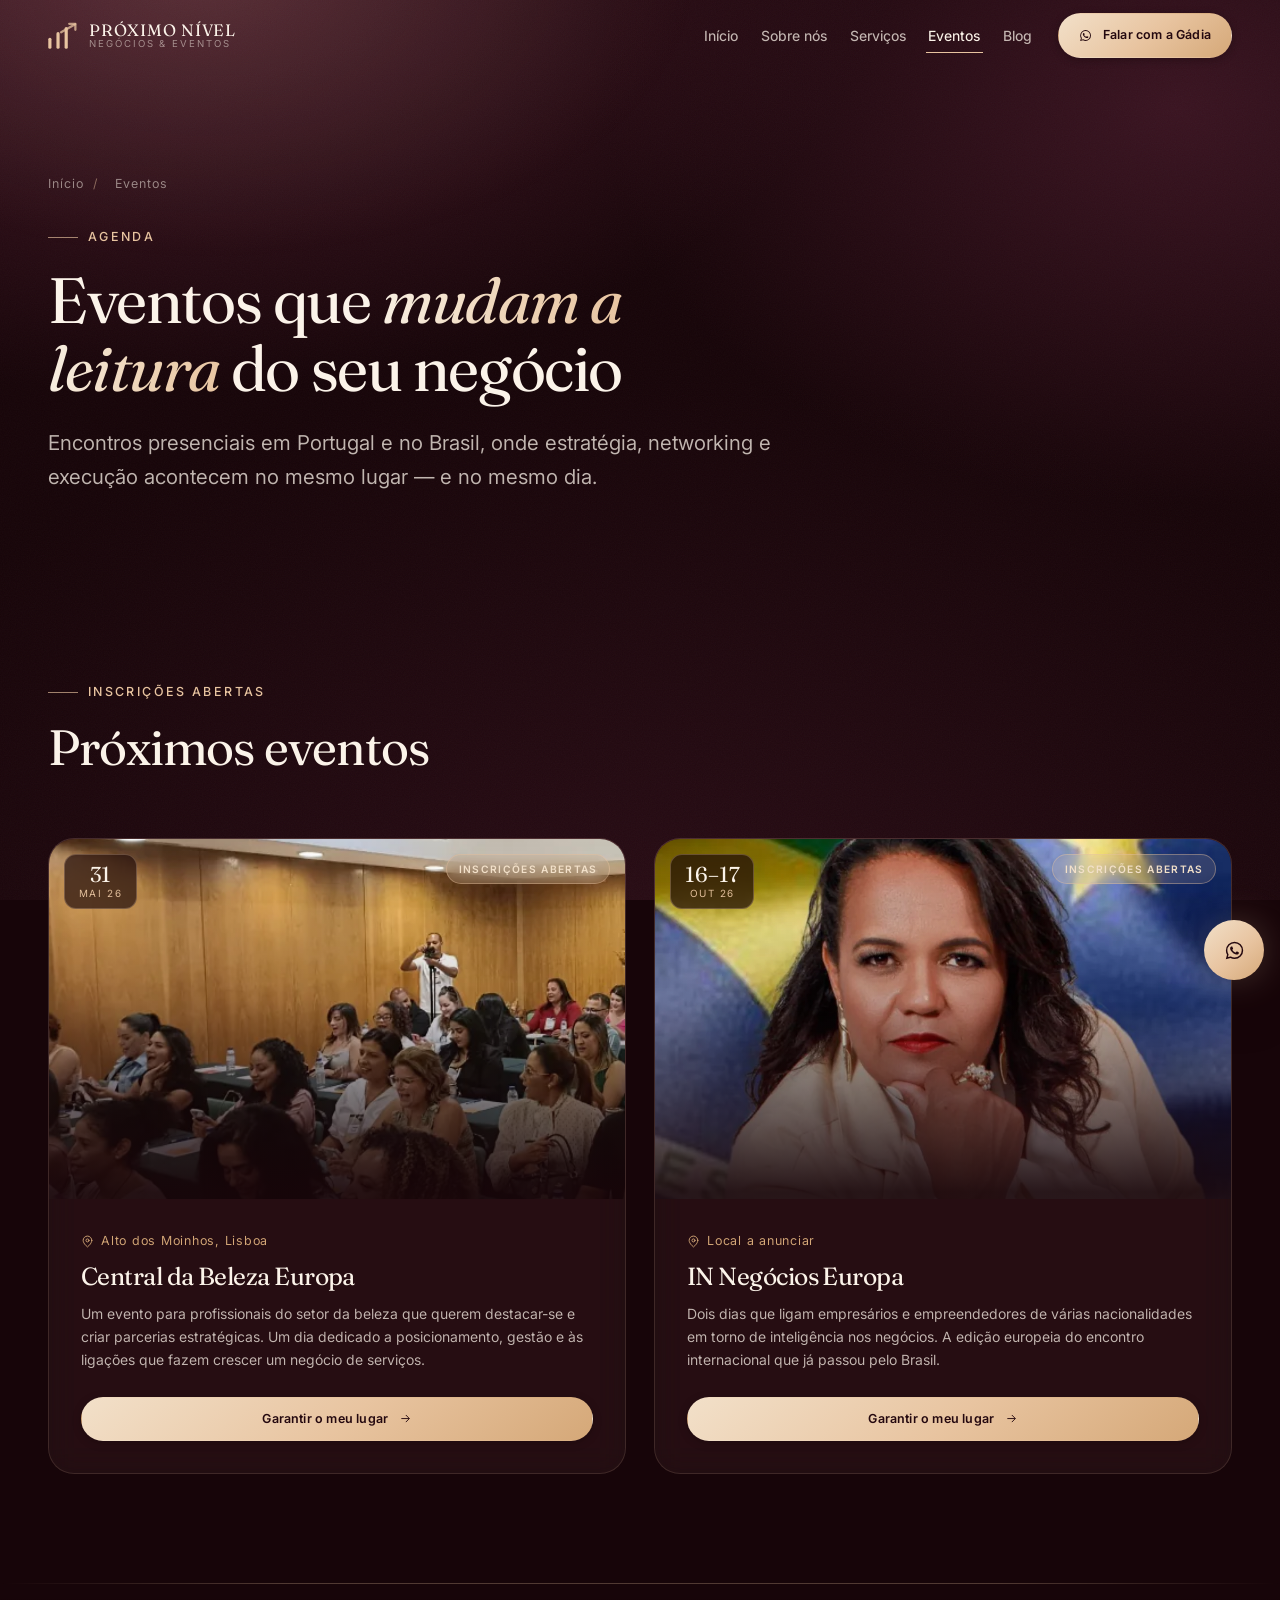
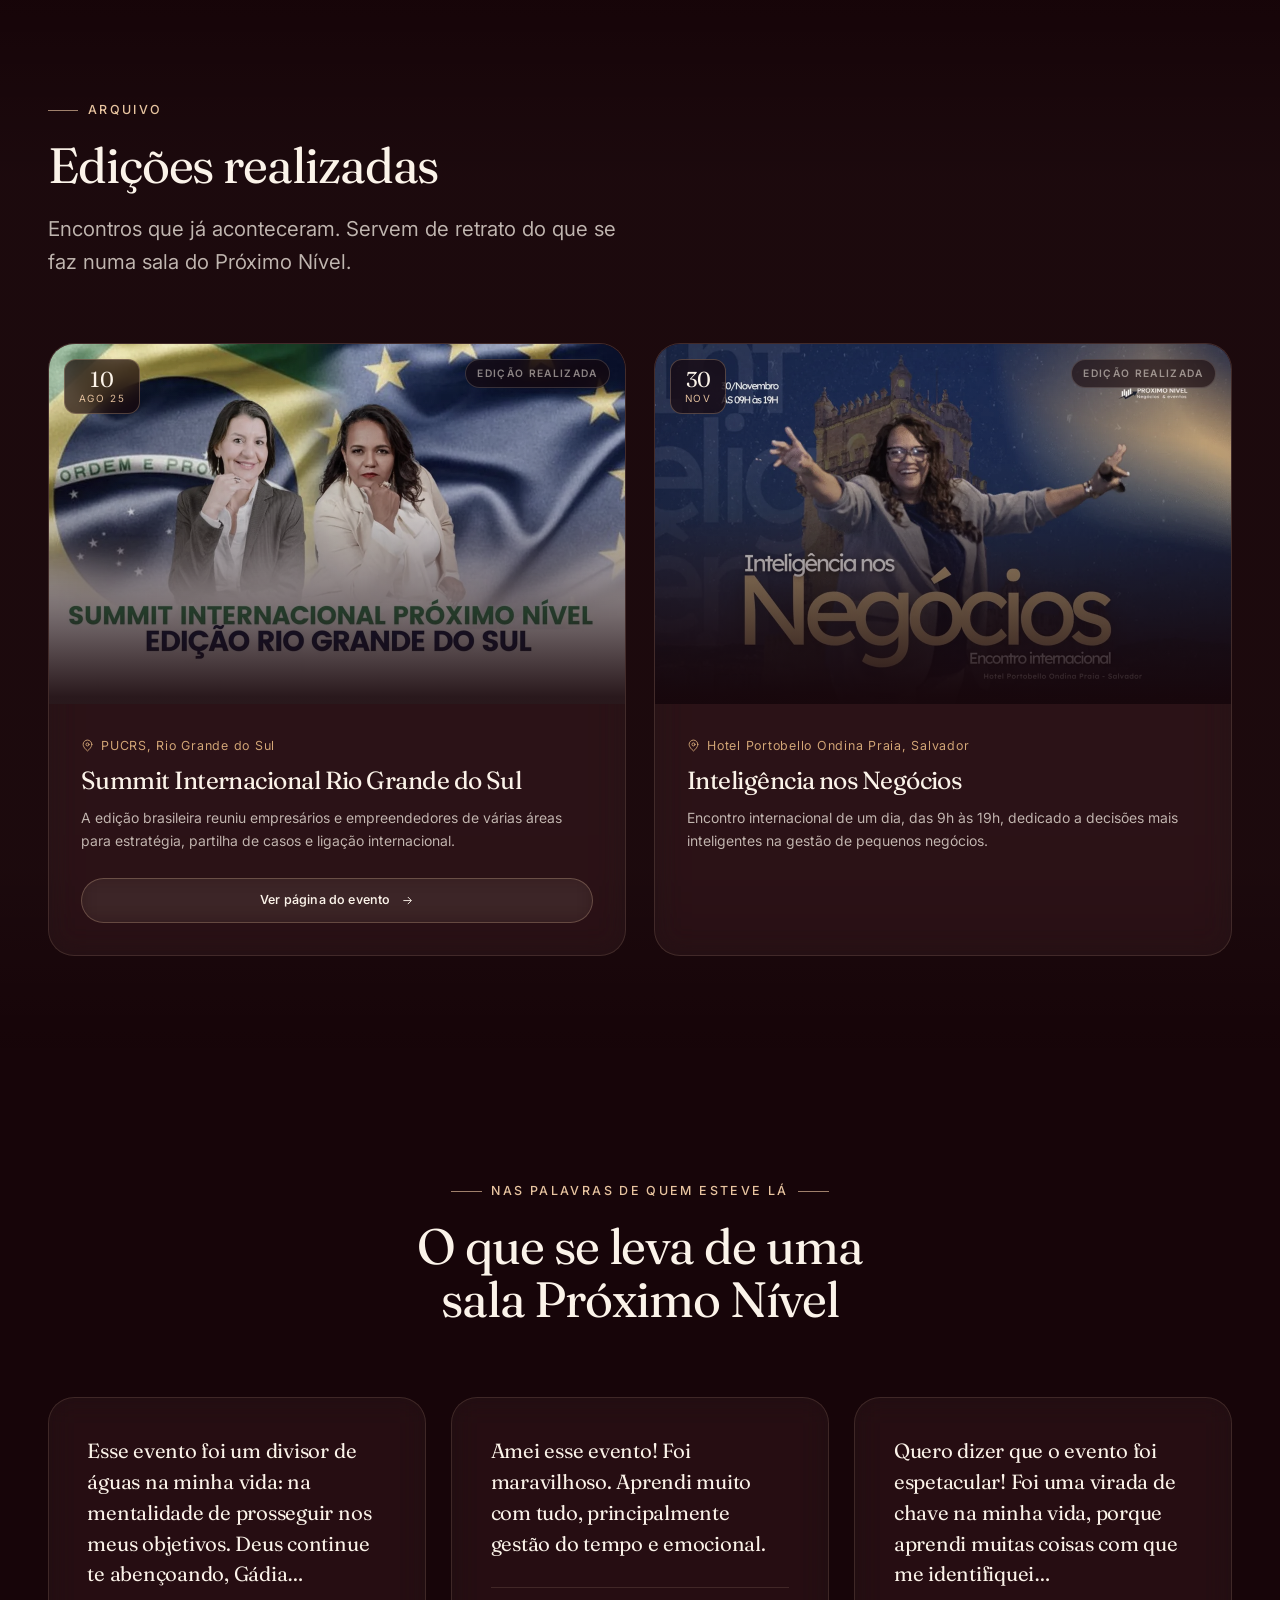
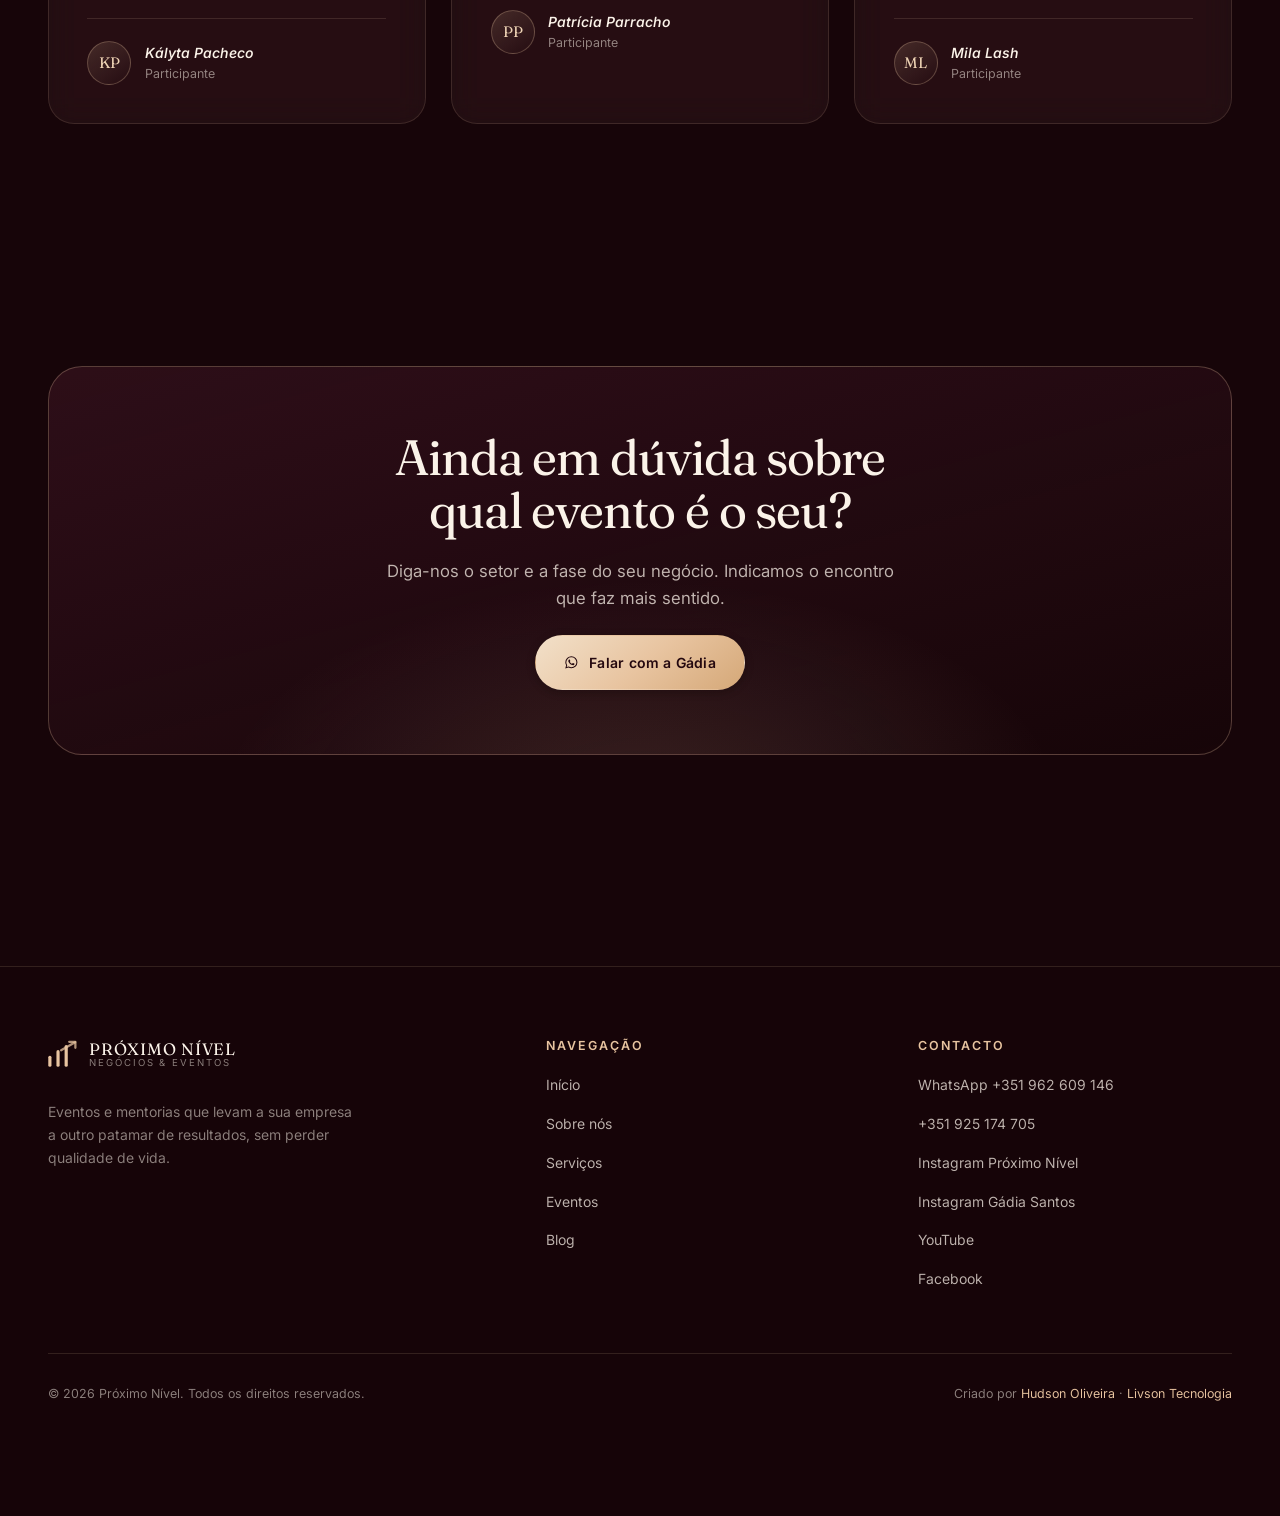
<file: eventos.html>
<!DOCTYPE html>
<html lang="pt-PT">
<head>
<meta charset="utf-8">
<meta name="viewport" content="width=device-width, initial-scale=1">
<title>Eventos — Próximo Nível | Gádia Rodrigues</title>
<meta name="description" content="Eventos presenciais do Próximo Nível em Portugal e no Brasil: Central da Beleza Europa, IN Negócios Europa e Summit Internacional. Inscrições abertas.">
<link rel="canonical" href="https://proximonivel-empreendedores.com/eventos.html">

<meta property="og:type" content="website">
<meta property="og:locale" content="pt_PT">
<meta property="og:site_name" content="Próximo Nível">
<meta property="og:title" content="Eventos — Próximo Nível">
<meta property="og:description" content="Encontros presenciais onde estratégia, networking e execução acontecem no mesmo lugar.">
<meta property="og:url" content="https://proximonivel-empreendedores.com/eventos.html">
<meta property="og:image" content="https://proximonivel-empreendedores.com/assets/images/og-proximo-nivel.jpg">
<meta name="twitter:card" content="summary_large_image">

<link rel="icon" href="assets/favicon.svg" type="image/svg+xml">
<meta name="theme-color" content="#3A1421">

<link rel="preconnect" href="https://fonts.googleapis.com">
<link rel="preconnect" href="https://fonts.gstatic.com" crossorigin>
<link href="https://fonts.googleapis.com/css2?family=Fraunces:opsz,wght@9..144,300..600&family=Inter:wght@300..600&display=swap" rel="stylesheet">
<link rel="stylesheet" href="css/style.css">

<script>
/* Hide-then-reveal is only safe if something is guaranteed to un-hide it.
   main.js clears this timer; if it never loads, the content still appears. */
document.documentElement.classList.add("js");
window.__pnRevealFailsafe = window.setTimeout(function () {
  document.documentElement.classList.remove("js");
}, 4000);
</script>
</head>

<body>
<a class="skip-link" href="#main">Saltar para o conteúdo</a>

<svg width="0" height="0" style="position:absolute" aria-hidden="true" focusable="false">
  <symbol id="i-wa" viewBox="0 0 24 24" fill="currentColor"><path d="M12.04 2A9.9 9.9 0 0 0 2.15 11.9c0 1.75.46 3.45 1.33 4.95L2.06 22l5.28-1.38a9.86 9.86 0 0 0 4.7 1.2h.01a9.9 9.9 0 0 0 9.89-9.9A9.9 9.9 0 0 0 12.04 2Zm0 18.06h-.01a8.2 8.2 0 0 1-4.18-1.15l-.3-.18-3.1.81.83-3.02-.2-.31a8.2 8.2 0 0 1-1.26-4.37 8.23 8.23 0 1 1 8.22 8.22Zm4.5-6.15c-.24-.12-1.46-.72-1.68-.8-.23-.09-.39-.13-.56.12s-.64.8-.79.97c-.14.16-.29.18-.53.06a6.7 6.7 0 0 1-1.98-1.22 7.45 7.45 0 0 1-1.37-1.7c-.14-.25-.01-.38.11-.5.11-.11.24-.29.37-.43.12-.15.16-.25.24-.41.08-.17.04-.31-.02-.43-.06-.12-.55-1.34-.76-1.83-.2-.48-.4-.42-.55-.42h-.48c-.16 0-.43.06-.65.31-.23.25-.86.84-.86 2.05s.88 2.38 1 2.54c.13.17 1.74 2.66 4.22 3.73.59.25 1.05.4 1.4.52.6.19 1.14.16 1.57.1.48-.07 1.47-.6 1.68-1.18.2-.58.2-1.08.14-1.19-.06-.1-.22-.16-.46-.28Z"/></symbol>
  <symbol id="i-arrow" viewBox="0 0 24 24" fill="none" stroke="currentColor" stroke-width="1.7" stroke-linecap="round" stroke-linejoin="round"><path d="M5 12h13M13 6l6 6-6 6"/></symbol>
  <symbol id="i-pin" viewBox="0 0 24 24" fill="none" stroke="currentColor" stroke-width="1.7" stroke-linecap="round" stroke-linejoin="round"><path d="M20 10c0 6-8 12-8 12s-8-6-8-12a8 8 0 0 1 16 0Z"/><circle cx="12" cy="10" r="2.8"/></symbol>
  <symbol id="i-mark" viewBox="0 0 32 32" fill="none"><path d="M2 28V19.5" stroke="currentColor" stroke-width="3.4" stroke-linecap="round"/><path d="M10.7 28V13.5" stroke="currentColor" stroke-width="3.4" stroke-linecap="round"/><path d="M19.4 28V8" stroke="currentColor" stroke-width="3.4" stroke-linecap="round"/><path d="M14 12 29 3.5" stroke="currentColor" stroke-width="2.4" stroke-linecap="round" opacity=".75"/><path d="M22.6 3h6.6v6.4" stroke="currentColor" stroke-width="2.4" stroke-linecap="round" stroke-linejoin="round" opacity=".75"/></symbol>
</svg>

<header class="header">
  <div class="header__inner">
    <a class="brand" href="index.html" aria-label="Próximo Nível — página inicial">
      <svg class="brand__mark" aria-hidden="true"><use href="#i-mark"></use></svg>
      <span class="brand__text">
        <span class="brand__name">Próximo Nível</span>
        <span class="brand__tag">Negócios &amp; eventos</span>
      </span>
    </a>
    <nav class="nav" aria-label="Navegação principal">
      <ul class="nav__list">
        <li><a class="nav__link" href="index.html">Início</a></li>
        <li><a class="nav__link" href="sobre.html">Sobre nós</a></li>
        <li><a class="nav__link" href="servicos.html">Serviços</a></li>
        <li><a class="nav__link" href="eventos.html" aria-current="page">Eventos</a></li>
        <li><a class="nav__link" href="blog.html">Blog</a></li>
      </ul>
    </nav>
    <a class="btn btn--primary btn--sm btn--whatsapp header__cta" href="https://wa.me/351962609146?text=Ol%C3%A1%20G%C3%A1dia!%20Vim%20pelo%20site%20e%20gostava%20de%20falar%20sobre%20o%20meu%20neg%C3%B3cio." target="_blank" rel="noopener">
      <svg aria-hidden="true"><use href="#i-wa"></use></svg>
      Falar com a Gádia
    </a>
    <button class="burger" type="button" aria-expanded="false" aria-controls="drawer" aria-label="Abrir menu">
      <span class="burger__box" aria-hidden="true"><span></span><span></span><span></span></span>
    </button>
  </div>
</header>

<div class="drawer" id="drawer" aria-hidden="true">
  <a class="drawer__link" style="--i:0" href="index.html">Início</a>
  <a class="drawer__link" style="--i:1" href="sobre.html">Sobre nós</a>
  <a class="drawer__link" style="--i:2" href="servicos.html">Serviços</a>
  <a class="drawer__link" style="--i:3" href="eventos.html">Eventos</a>
  <a class="drawer__link" style="--i:4" href="blog.html">Blog</a>
  <div class="drawer__cta">
    <a class="btn btn--primary btn--whatsapp" href="https://wa.me/351962609146?text=Ol%C3%A1%20G%C3%A1dia!%20Vim%20pelo%20site%20e%20gostava%20de%20falar%20sobre%20o%20meu%20neg%C3%B3cio." target="_blank" rel="noopener">
      <svg aria-hidden="true"><use href="#i-wa"></use></svg>
      Falar com a Gádia
    </a>
  </div>
</div>

<main id="main">

  <section class="page-hero">
    <div class="page-hero__ambient" aria-hidden="true"></div>
    <div class="container">
      <nav class="breadcrumb" aria-label="Caminho">
        <ol>
          <li><a href="index.html">Início</a></li>
          <li aria-current="page">Eventos</li>
        </ol>
      </nav>
      <p class="eyebrow">Agenda</p>
      <h1 class="page-hero__title">Eventos que <span class="accent-text">mudam a leitura</span> do seu negócio</h1>
      <p class="page-hero__lead">
        Encontros presenciais em Portugal e no Brasil, onde estratégia, networking e execução
        acontecem no mesmo lugar — e no mesmo dia.
      </p>
    </div>
  </section>

  <section class="section" id="proximos">
    <div class="container">
      <div class="section__head reveal">
        <p class="eyebrow">Inscrições abertas</p>
        <h2 class="section__title">Próximos eventos</h2>
      </div>

      <div class="events">
        <article class="card event reveal" style="--i:0">
          <div class="event__media">
            <img src="assets/images/evento-plateia.webp" width="507" height="735" loading="lazy" decoding="async"
                 alt="Plateia de empreendedoras num evento presencial do Próximo Nível">
            <p class="event__date"><span class="event__day">31</span><span class="event__month">Mai 26</span></p>
            <p class="badge badge--live">Inscrições abertas</p>
          </div>
          <div class="card__body">
            <p class="event__place"><svg aria-hidden="true"><use href="#i-pin"></use></svg> Alto dos Moinhos, Lisboa</p>
            <h3 class="card__title">Central da Beleza Europa</h3>
            <p class="event__text">
              Um evento para profissionais do setor da beleza que querem destacar-se e criar
              parcerias estratégicas. Um dia dedicado a posicionamento, gestão e às ligações
              que fazem crescer um negócio de serviços.
            </p>
            <div class="event__foot">
              <a class="btn btn--primary btn--sm btn--arrow btn--block" href="https://pay.hotmart.com/P92883520V?off=2vh4op8m" target="_blank" rel="noopener">
                Garantir o meu lugar
                <svg aria-hidden="true"><use href="#i-arrow"></use></svg>
              </a>
            </div>
          </div>
        </article>

        <article class="card event reveal" style="--i:1">
          <div class="event__media">
            <img src="assets/images/gadia-summit.webp" width="860" height="761" loading="lazy" decoding="async"
                 alt="Gádia Rodrigues diante das bandeiras do Brasil e da União Europeia">
            <p class="event__date"><span class="event__day">16–17</span><span class="event__month">Out 26</span></p>
            <p class="badge badge--live">Inscrições abertas</p>
          </div>
          <div class="card__body">
            <p class="event__place"><svg aria-hidden="true"><use href="#i-pin"></use></svg> Local a anunciar</p>
            <h3 class="card__title">IN Negócios Europa</h3>
            <p class="event__text">
              Dois dias que ligam empresários e empreendedores de várias nacionalidades em torno
              de inteligência nos negócios. A edição europeia do encontro internacional que já
              passou pelo Brasil.
            </p>
            <div class="event__foot">
              <a class="btn btn--primary btn--sm btn--arrow btn--block" href="https://pay.hotmart.com/S90361930G?off=1736dr42" target="_blank" rel="noopener">
                Garantir o meu lugar
                <svg aria-hidden="true"><use href="#i-arrow"></use></svg>
              </a>
            </div>
          </div>
        </article>
      </div>
    </div>
  </section>

  <section class="section section--tint section--edge" id="realizados">
    <div class="container">
      <div class="section__head reveal">
        <p class="eyebrow">Arquivo</p>
        <h2 class="section__title">Edições realizadas</h2>
        <p class="section__lead">
          Encontros que já aconteceram. Servem de retrato do que se faz numa sala do Próximo Nível.
        </p>
      </div>

      <div class="events">
        <article class="card event card--past reveal" style="--i:0">
          <div class="event__media">
            <img src="assets/images/evento-summit-rs.webp" width="1280" height="720" loading="lazy" decoding="async"
                 alt="Cartaz do Summit Internacional Próximo Nível, edição Rio Grande do Sul">
            <p class="event__date"><span class="event__day">10</span><span class="event__month">Ago 25</span></p>
            <p class="badge badge--past">Edição realizada</p>
          </div>
          <div class="card__body">
            <p class="event__place"><svg aria-hidden="true"><use href="#i-pin"></use></svg> PUCRS, Rio Grande do Sul</p>
            <h3 class="card__title">Summit Internacional Rio Grande do Sul</h3>
            <p class="event__text">
              A edição brasileira reuniu empresários e empreendedores de várias áreas para
              estratégia, partilha de casos e ligação internacional.
            </p>
            <div class="event__foot">
              <a class="btn btn--ghost btn--sm btn--arrow btn--block" href="https://pay.hotmart.com/L95352681M?off=2wctapb7" target="_blank" rel="noopener">
                Ver página do evento
                <svg aria-hidden="true"><use href="#i-arrow"></use></svg>
              </a>
            </div>
          </div>
        </article>

        <article class="card event card--past reveal" style="--i:1">
          <div class="event__media">
            <img src="assets/images/evento-in-negocios.webp" width="1280" height="720" loading="lazy" decoding="async"
                 alt="Cartaz do encontro internacional Inteligência nos Negócios, em Salvador">
            <p class="event__date"><span class="event__day">30</span><span class="event__month">Nov</span></p>
            <p class="badge badge--past">Edição realizada</p>
          </div>
          <div class="card__body">
            <p class="event__place"><svg aria-hidden="true"><use href="#i-pin"></use></svg> Hotel Portobello Ondina Praia, Salvador</p>
            <h3 class="card__title">Inteligência nos Negócios</h3>
            <p class="event__text">
              Encontro internacional de um dia, das 9h às 19h, dedicado a decisões mais
              inteligentes na gestão de pequenos negócios.
            </p>
          </div>
        </article>
      </div>
    </div>
  </section>

  <section class="section">
    <div class="container">
      <div class="section__head section__head--center reveal">
        <p class="eyebrow">Nas palavras de quem esteve lá</p>
        <h2 class="section__title">O que se leva de uma sala Próximo Nível</h2>
      </div>

      <div class="quotes reveal" data-carousel aria-roledescription="carrossel" aria-label="Depoimentos de participantes">
        <div class="quotes__viewport">
          <div class="quotes__track">
            <blockquote class="quote">
              <p class="quote__text">
                Esse evento foi um divisor de águas na minha vida: na mentalidade de prosseguir
                nos meus objetivos. Deus continue te abençoando, Gádia…
              </p>
              <footer class="quote__author">
                <span class="quote__initials" aria-hidden="true">KP</span>
                <span>
                  <cite class="quote__name">Kályta Pacheco</cite>
                  <span class="quote__role">Participante</span>
                </span>
              </footer>
            </blockquote>

            <blockquote class="quote">
              <p class="quote__text">
                Amei esse evento! Foi maravilhoso. Aprendi muito com tudo, principalmente
                gestão do tempo e emocional.
              </p>
              <footer class="quote__author">
                <span class="quote__initials" aria-hidden="true">PP</span>
                <span>
                  <cite class="quote__name">Patrícia Parracho</cite>
                  <span class="quote__role">Participante</span>
                </span>
              </footer>
            </blockquote>

            <blockquote class="quote">
              <p class="quote__text">
                Quero dizer que o evento foi espetacular! Foi uma virada de chave na minha vida,
                porque aprendi muitas coisas com que me identifiquei…
              </p>
              <footer class="quote__author">
                <span class="quote__initials" aria-hidden="true">ML</span>
                <span>
                  <cite class="quote__name">Mila Lash</cite>
                  <span class="quote__role">Participante</span>
                </span>
              </footer>
            </blockquote>
          </div>
        </div>

        <div class="quotes__controls">
          <button class="quotes__btn" type="button" data-carousel-prev aria-label="Depoimento anterior">
            <svg aria-hidden="true" style="transform:scaleX(-1)"><use href="#i-arrow"></use></svg>
          </button>
          <div class="quotes__dots" data-carousel-dots></div>
          <button class="quotes__btn" type="button" data-carousel-next aria-label="Próximo depoimento">
            <svg aria-hidden="true"><use href="#i-arrow"></use></svg>
          </button>
        </div>
      </div>
    </div>
  </section>

  <section class="section">
    <div class="container">
      <div class="cta-strip reveal">
        <h2>Ainda em dúvida sobre qual evento é o seu?</h2>
        <p>Diga-nos o setor e a fase do seu negócio. Indicamos o encontro que faz mais sentido.</p>
        <a class="btn btn--primary btn--whatsapp" href="https://wa.me/351962609146?text=Ol%C3%A1%20G%C3%A1dia!%20Vim%20pelo%20site%20e%20queria%20saber%20qual%20o%20evento%20mais%20indicado%20para%20o%20meu%20neg%C3%B3cio." target="_blank" rel="noopener">
          <svg aria-hidden="true"><use href="#i-wa"></use></svg>
          Falar com a Gádia
        </a>
      </div>
    </div>
  </section>

</main>

<footer class="footer">
  <div class="container">
    <div class="footer__grid">
      <div class="footer__brand">
        <a class="brand" href="index.html">
          <svg class="brand__mark" aria-hidden="true"><use href="#i-mark"></use></svg>
          <span class="brand__text">
            <span class="brand__name">Próximo Nível</span>
            <span class="brand__tag">Negócios &amp; eventos</span>
          </span>
        </a>
        <p class="footer__about">
          Eventos e mentorias que levam a sua empresa a outro patamar de resultados,
          sem perder qualidade de vida.
        </p>
      </div>
      <div>
        <h2 class="footer__title">Navegação</h2>
        <ul class="footer__list">
          <li><a href="index.html">Início</a></li>
          <li><a href="sobre.html">Sobre nós</a></li>
          <li><a href="servicos.html">Serviços</a></li>
          <li><a href="eventos.html">Eventos</a></li>
          <li><a href="blog.html">Blog</a></li>
        </ul>
      </div>
      <div>
        <h2 class="footer__title">Contacto</h2>
        <ul class="footer__list">
          <li><a href="https://wa.me/351962609146" target="_blank" rel="noopener">WhatsApp +351 962 609 146</a></li>
          <li><a href="tel:+351925174705">+351 925 174 705</a></li>
          <li><a href="https://insta.openinapp.co/zyeem" target="_blank" rel="noopener">Instagram Próximo Nível</a></li>
          <li><a href="https://www.instagram.com/gadiasantos/" target="_blank" rel="noopener">Instagram Gádia Santos</a></li>
          <li><a href="https://www.youtube.com/@Proximo.Nivel.eventos" target="_blank" rel="noopener">YouTube</a></li>
          <li><a href="https://fb.openinapp.co/yfdjk" target="_blank" rel="noopener">Facebook</a></li>
        </ul>
      </div>
    </div>
    <div class="footer__bottom">
      <p>© <span data-year>2026</span> Próximo Nível. Todos os direitos reservados.</p>
      <p>Criado por <a href="https://www.instagram.com/hhudson.oliveira/" target="_blank" rel="noopener">Hudson Oliveira</a> · <a href="https://livsontecnologia.com.br/" target="_blank" rel="noopener">Livson Tecnologia</a></p>
    </div>
  </div>
</footer>

<a class="wa-sticky" href="https://wa.me/351962609146?text=Ol%C3%A1%20G%C3%A1dia!%20Vim%20pelo%20site%20e%20gostava%20de%20falar%20sobre%20o%20meu%20neg%C3%B3cio." target="_blank" rel="noopener">
  <svg aria-hidden="true"><use href="#i-wa"></use></svg>
  <span class="wa-sticky__label">Falar agora</span>
</a>

<script src="js/main.js" defer></script>
</body>
</html>
</file>
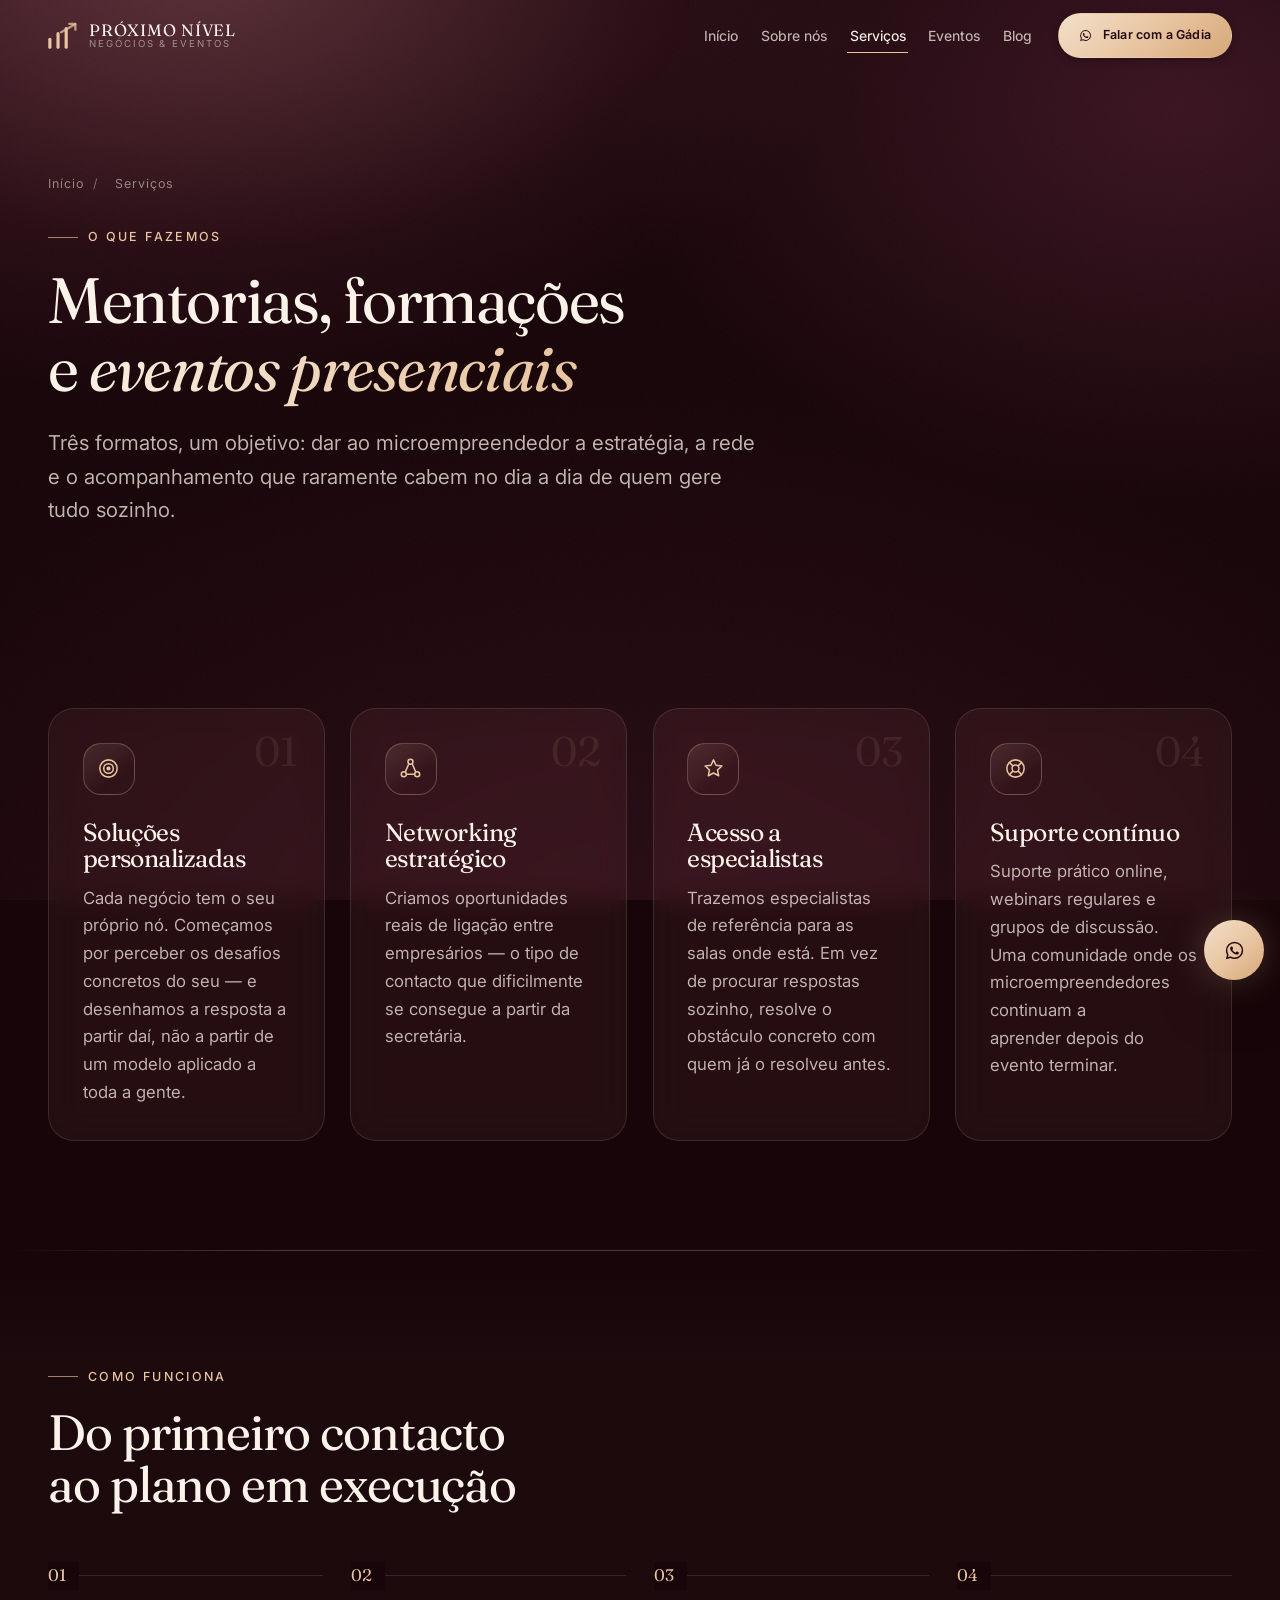
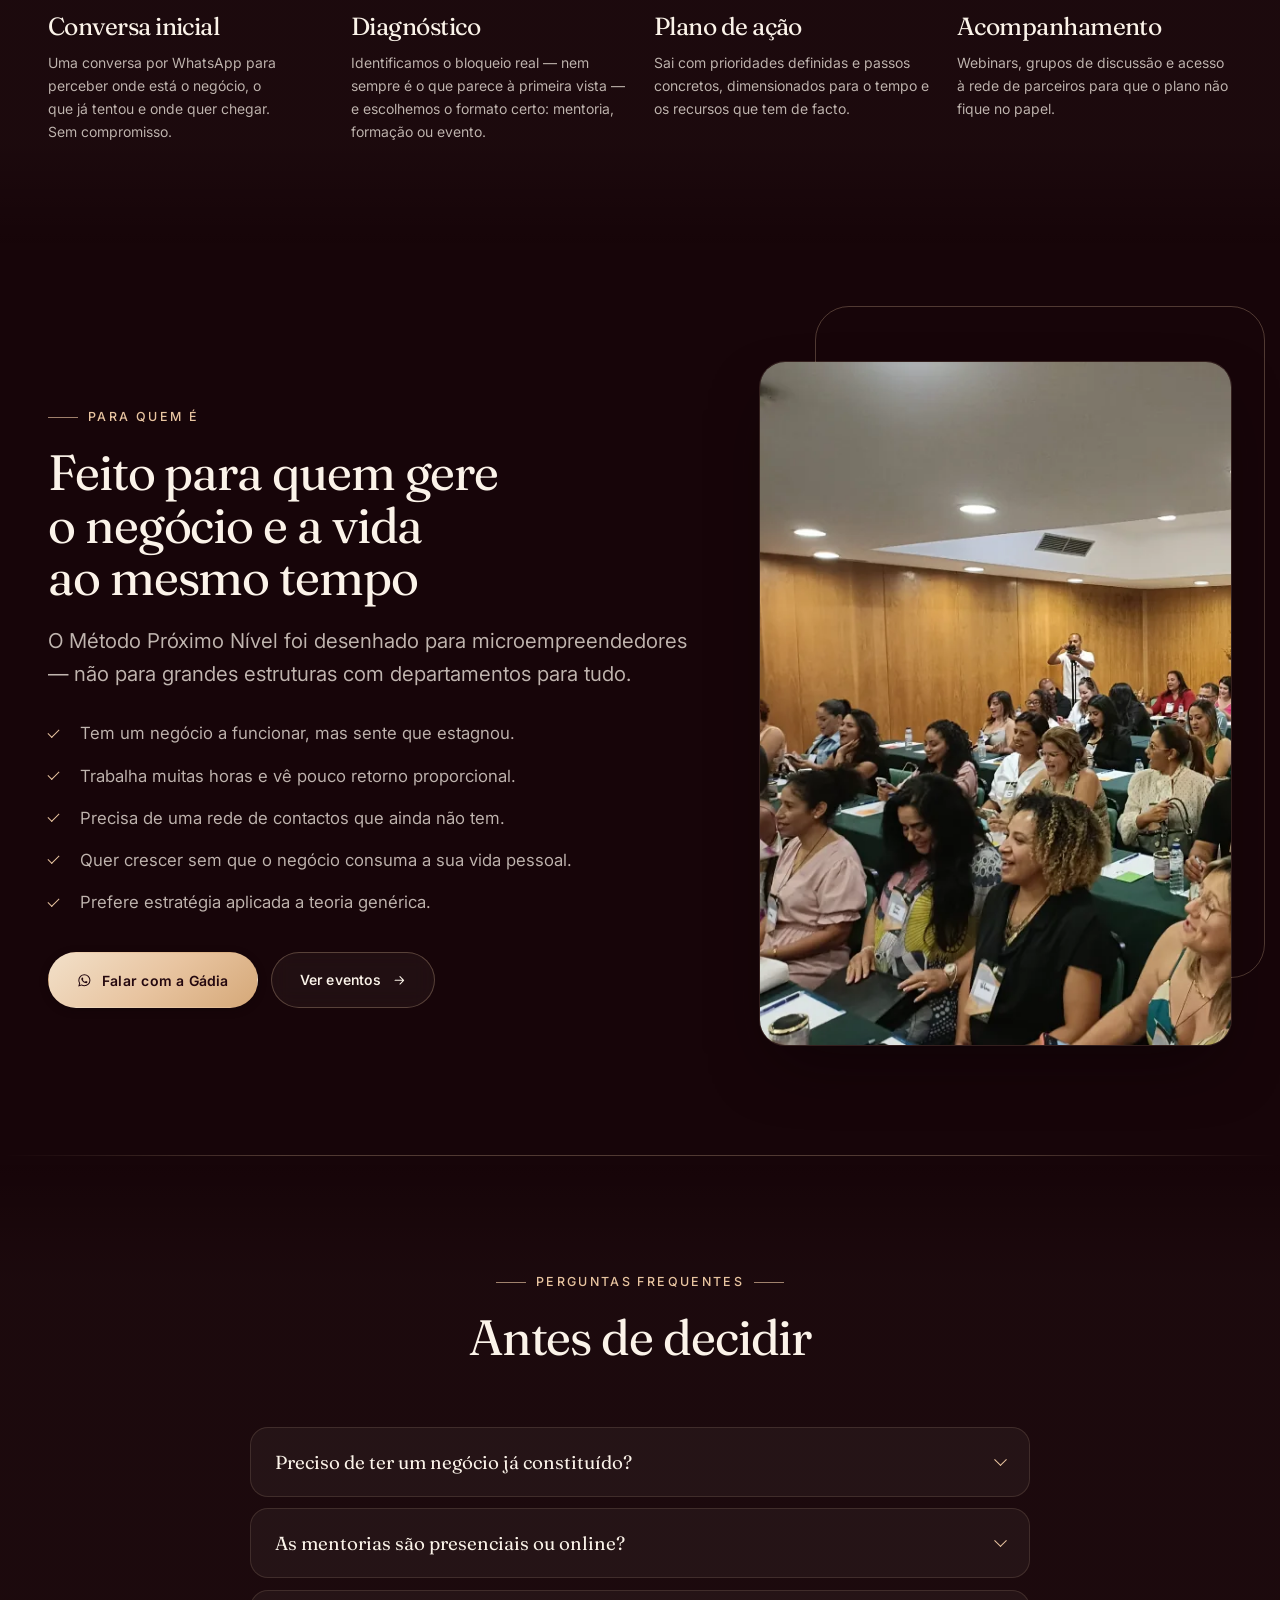
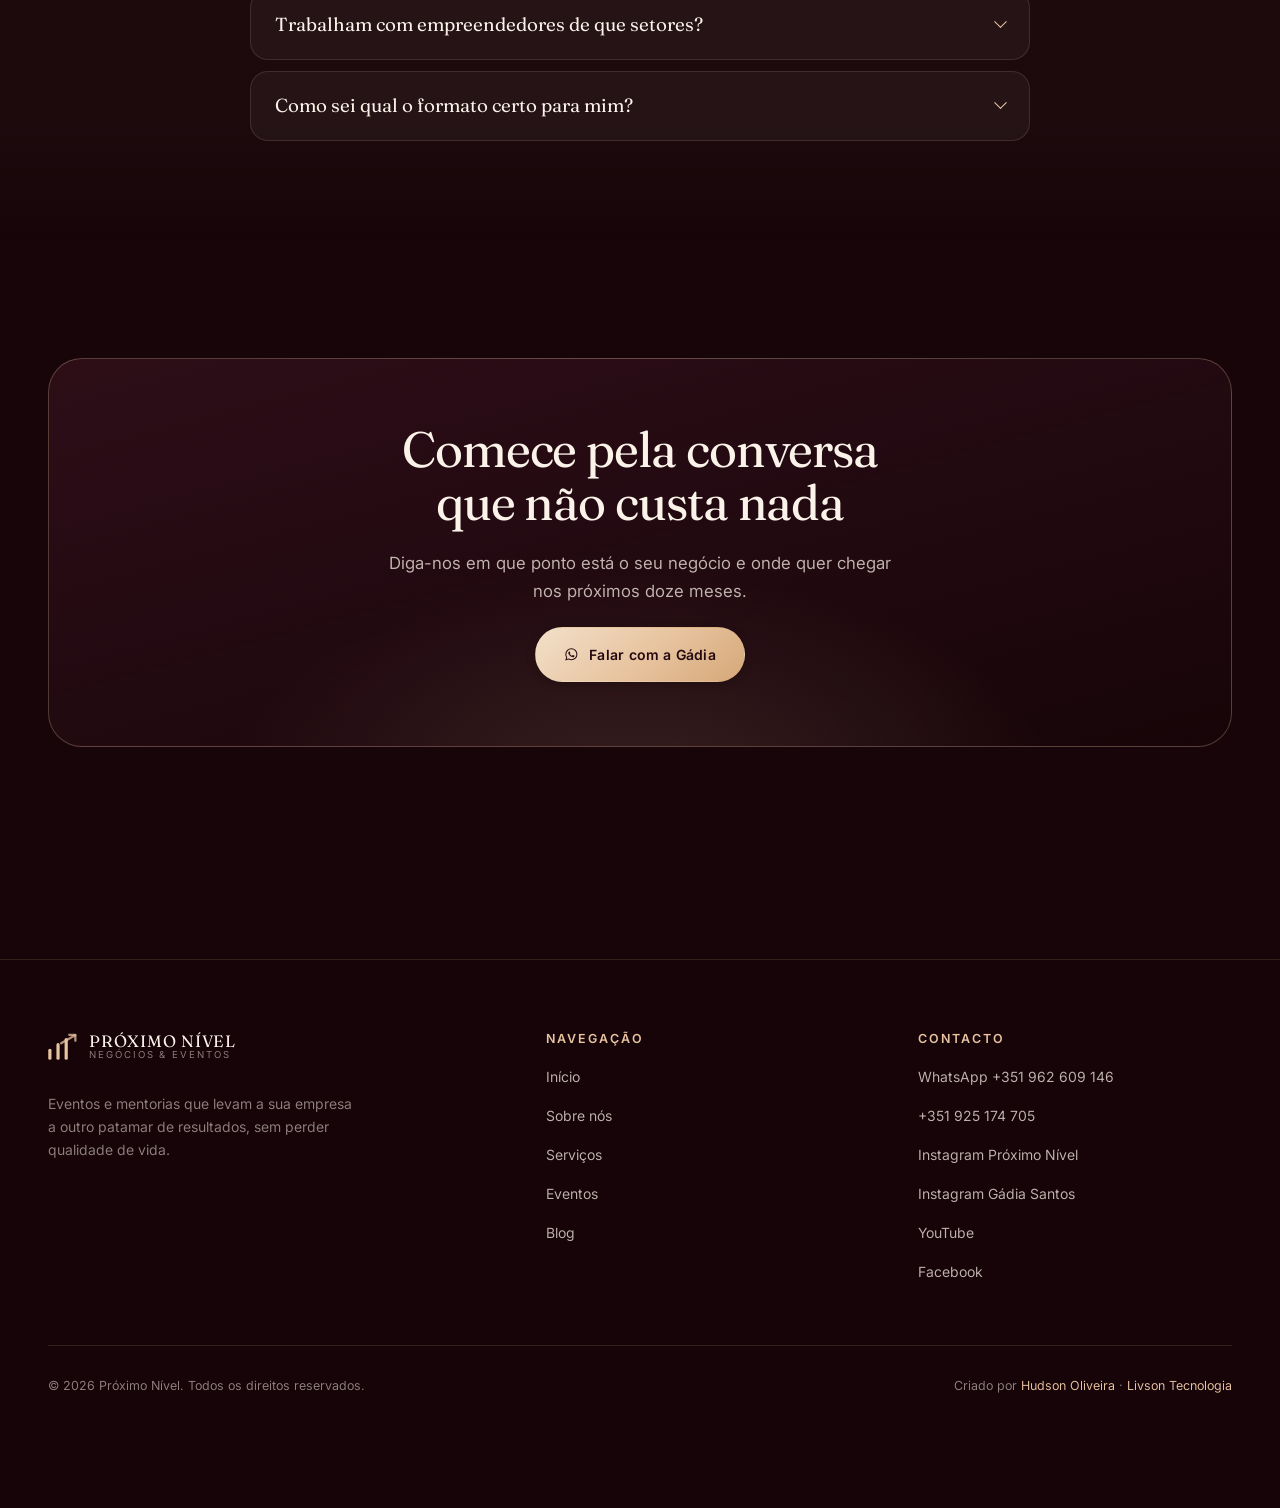
<file: servicos.html>
<!DOCTYPE html>
<html lang="pt-PT">
<head>
<meta charset="utf-8">
<meta name="viewport" content="width=device-width, initial-scale=1">
<title>Serviços — Mentorias, formações e eventos | Próximo Nível</title>
<meta name="description" content="Mentoria individual, formações e eventos presenciais do Método Próximo Nível. Soluções personalizadas, networking estratégico, acesso a especialistas e suporte contínuo.">
<link rel="canonical" href="https://proximonivel-empreendedores.com/servicos.html">

<meta property="og:type" content="website">
<meta property="og:locale" content="pt_PT">
<meta property="og:site_name" content="Próximo Nível">
<meta property="og:title" content="Serviços — Mentorias, formações e eventos">
<meta property="og:description" content="O que muda no seu negócio quando entra no Método Próximo Nível.">
<meta property="og:url" content="https://proximonivel-empreendedores.com/servicos.html">
<meta property="og:image" content="https://proximonivel-empreendedores.com/assets/images/og-proximo-nivel.jpg">
<meta name="twitter:card" content="summary_large_image">

<link rel="icon" href="assets/favicon.svg" type="image/svg+xml">
<meta name="theme-color" content="#3A1421">

<link rel="preconnect" href="https://fonts.googleapis.com">
<link rel="preconnect" href="https://fonts.gstatic.com" crossorigin>
<link href="https://fonts.googleapis.com/css2?family=Fraunces:opsz,wght@9..144,300..600&family=Inter:wght@300..600&display=swap" rel="stylesheet">
<link rel="stylesheet" href="css/style.css">

<script>
/* Hide-then-reveal is only safe if something is guaranteed to un-hide it.
   main.js clears this timer; if it never loads, the content still appears. */
document.documentElement.classList.add("js");
window.__pnRevealFailsafe = window.setTimeout(function () {
  document.documentElement.classList.remove("js");
}, 4000);
</script>
</head>

<body>
<a class="skip-link" href="#main">Saltar para o conteúdo</a>

<svg width="0" height="0" style="position:absolute" aria-hidden="true" focusable="false">
  <symbol id="i-wa" viewBox="0 0 24 24" fill="currentColor"><path d="M12.04 2A9.9 9.9 0 0 0 2.15 11.9c0 1.75.46 3.45 1.33 4.95L2.06 22l5.28-1.38a9.86 9.86 0 0 0 4.7 1.2h.01a9.9 9.9 0 0 0 9.89-9.9A9.9 9.9 0 0 0 12.04 2Zm0 18.06h-.01a8.2 8.2 0 0 1-4.18-1.15l-.3-.18-3.1.81.83-3.02-.2-.31a8.2 8.2 0 0 1-1.26-4.37 8.23 8.23 0 1 1 8.22 8.22Zm4.5-6.15c-.24-.12-1.46-.72-1.68-.8-.23-.09-.39-.13-.56.12s-.64.8-.79.97c-.14.16-.29.18-.53.06a6.7 6.7 0 0 1-1.98-1.22 7.45 7.45 0 0 1-1.37-1.7c-.14-.25-.01-.38.11-.5.11-.11.24-.29.37-.43.12-.15.16-.25.24-.41.08-.17.04-.31-.02-.43-.06-.12-.55-1.34-.76-1.83-.2-.48-.4-.42-.55-.42h-.48c-.16 0-.43.06-.65.31-.23.25-.86.84-.86 2.05s.88 2.38 1 2.54c.13.17 1.74 2.66 4.22 3.73.59.25 1.05.4 1.4.52.6.19 1.14.16 1.57.1.48-.07 1.47-.6 1.68-1.18.2-.58.2-1.08.14-1.19-.06-.1-.22-.16-.46-.28Z"/></symbol>
  <symbol id="i-arrow" viewBox="0 0 24 24" fill="none" stroke="currentColor" stroke-width="1.7" stroke-linecap="round" stroke-linejoin="round"><path d="M5 12h13M13 6l6 6-6 6"/></symbol>
  <symbol id="i-target" viewBox="0 0 24 24" fill="none" stroke="currentColor" stroke-width="1.6"><circle cx="12" cy="12" r="9"/><circle cx="12" cy="12" r="5"/><circle cx="12" cy="12" r="1.4" fill="currentColor"/></symbol>
  <symbol id="i-net" viewBox="0 0 24 24" fill="none" stroke="currentColor" stroke-width="1.6"><circle cx="12" cy="5" r="2.6"/><circle cx="5" cy="18" r="2.6"/><circle cx="19" cy="18" r="2.6"/><path d="M10.3 7.1 6.6 15.5M13.7 7.1l3.7 8.4M7.6 18h8.8"/></symbol>
  <symbol id="i-star" viewBox="0 0 24 24" fill="none" stroke="currentColor" stroke-width="1.6" stroke-linejoin="round"><path d="m12 3 2.6 5.6 6.1.8-4.5 4.2 1.2 6-5.4-2.9-5.4 2.9 1.2-6L3.3 9.4l6.1-.8L12 3Z"/></symbol>
  <symbol id="i-life" viewBox="0 0 24 24" fill="none" stroke="currentColor" stroke-width="1.6"><circle cx="12" cy="12" r="9"/><circle cx="12" cy="12" r="3.6"/><path d="m5.7 5.7 3.8 3.8M18.3 5.7l-3.8 3.8M18.3 18.3l-3.8-3.8M5.7 18.3l3.8-3.8"/></symbol>
  <symbol id="i-mark" viewBox="0 0 32 32" fill="none"><path d="M2 28V19.5" stroke="currentColor" stroke-width="3.4" stroke-linecap="round"/><path d="M10.7 28V13.5" stroke="currentColor" stroke-width="3.4" stroke-linecap="round"/><path d="M19.4 28V8" stroke="currentColor" stroke-width="3.4" stroke-linecap="round"/><path d="M14 12 29 3.5" stroke="currentColor" stroke-width="2.4" stroke-linecap="round" opacity=".75"/><path d="M22.6 3h6.6v6.4" stroke="currentColor" stroke-width="2.4" stroke-linecap="round" stroke-linejoin="round" opacity=".75"/></symbol>
</svg>

<header class="header">
  <div class="header__inner">
    <a class="brand" href="index.html" aria-label="Próximo Nível — página inicial">
      <svg class="brand__mark" aria-hidden="true"><use href="#i-mark"></use></svg>
      <span class="brand__text">
        <span class="brand__name">Próximo Nível</span>
        <span class="brand__tag">Negócios &amp; eventos</span>
      </span>
    </a>
    <nav class="nav" aria-label="Navegação principal">
      <ul class="nav__list">
        <li><a class="nav__link" href="index.html">Início</a></li>
        <li><a class="nav__link" href="sobre.html">Sobre nós</a></li>
        <li><a class="nav__link" href="servicos.html" aria-current="page">Serviços</a></li>
        <li><a class="nav__link" href="eventos.html">Eventos</a></li>
        <li><a class="nav__link" href="blog.html">Blog</a></li>
      </ul>
    </nav>
    <a class="btn btn--primary btn--sm btn--whatsapp header__cta" href="https://wa.me/351962609146?text=Ol%C3%A1%20G%C3%A1dia!%20Vim%20pelo%20site%20e%20gostava%20de%20falar%20sobre%20o%20meu%20neg%C3%B3cio." target="_blank" rel="noopener">
      <svg aria-hidden="true"><use href="#i-wa"></use></svg>
      Falar com a Gádia
    </a>
    <button class="burger" type="button" aria-expanded="false" aria-controls="drawer" aria-label="Abrir menu">
      <span class="burger__box" aria-hidden="true"><span></span><span></span><span></span></span>
    </button>
  </div>
</header>

<div class="drawer" id="drawer" aria-hidden="true">
  <a class="drawer__link" style="--i:0" href="index.html">Início</a>
  <a class="drawer__link" style="--i:1" href="sobre.html">Sobre nós</a>
  <a class="drawer__link" style="--i:2" href="servicos.html">Serviços</a>
  <a class="drawer__link" style="--i:3" href="eventos.html">Eventos</a>
  <a class="drawer__link" style="--i:4" href="blog.html">Blog</a>
  <div class="drawer__cta">
    <a class="btn btn--primary btn--whatsapp" href="https://wa.me/351962609146?text=Ol%C3%A1%20G%C3%A1dia!%20Vim%20pelo%20site%20e%20gostava%20de%20falar%20sobre%20o%20meu%20neg%C3%B3cio." target="_blank" rel="noopener">
      <svg aria-hidden="true"><use href="#i-wa"></use></svg>
      Falar com a Gádia
    </a>
  </div>
</div>

<main id="main">

  <section class="page-hero">
    <div class="page-hero__ambient" aria-hidden="true"></div>
    <div class="container">
      <nav class="breadcrumb" aria-label="Caminho">
        <ol>
          <li><a href="index.html">Início</a></li>
          <li aria-current="page">Serviços</li>
        </ol>
      </nav>
      <p class="eyebrow">O que fazemos</p>
      <h1 class="page-hero__title">Mentorias, formações e <span class="accent-text">eventos presenciais</span></h1>
      <p class="page-hero__lead">
        Três formatos, um objetivo: dar ao microempreendedor a estratégia, a rede e o
        acompanhamento que raramente cabem no dia a dia de quem gere tudo sozinho.
      </p>
    </div>
  </section>

  <section class="section">
    <div class="container">
      <div class="benefits">
        <article class="card benefit reveal" style="--i:0">
          <div class="card__body">
            <span class="benefit__no" aria-hidden="true">01</span>
            <span class="benefit__icon"><svg aria-hidden="true"><use href="#i-target"></use></svg></span>
            <h2 class="card__title">Soluções personalizadas</h2>
            <p class="card__text">
              Cada negócio tem o seu próprio nó. Começamos por perceber os desafios concretos
              do seu — e desenhamos a resposta a partir daí, não a partir de um modelo aplicado
              a toda a gente.
            </p>
          </div>
        </article>

        <article class="card benefit reveal" style="--i:1">
          <div class="card__body">
            <span class="benefit__no" aria-hidden="true">02</span>
            <span class="benefit__icon"><svg aria-hidden="true"><use href="#i-net"></use></svg></span>
            <h2 class="card__title">Networking estratégico</h2>
            <p class="card__text">
              Criamos oportunidades reais de ligação entre empresários — o tipo de contacto
              que dificilmente se consegue a partir da secretária.
            </p>
          </div>
        </article>

        <article class="card benefit reveal" style="--i:2">
          <div class="card__body">
            <span class="benefit__no" aria-hidden="true">03</span>
            <span class="benefit__icon"><svg aria-hidden="true"><use href="#i-star"></use></svg></span>
            <h2 class="card__title">Acesso a especialistas</h2>
            <p class="card__text">
              Trazemos especialistas de referência para as salas onde está. Em vez de procurar
              respostas sozinho, resolve o obstáculo concreto com quem já o resolveu antes.
            </p>
          </div>
        </article>

        <article class="card benefit reveal" style="--i:3">
          <div class="card__body">
            <span class="benefit__no" aria-hidden="true">04</span>
            <span class="benefit__icon"><svg aria-hidden="true"><use href="#i-life"></use></svg></span>
            <h2 class="card__title">Suporte contínuo</h2>
            <p class="card__text">
              Suporte prático online, webinars regulares e grupos de discussão. Uma comunidade
              onde os microempreendedores continuam a aprender depois do evento terminar.
            </p>
          </div>
        </article>
      </div>
    </div>
  </section>

  <section class="section section--tint section--edge">
    <div class="container">
      <div class="section__head reveal">
        <p class="eyebrow">Como funciona</p>
        <h2 class="section__title">Do primeiro contacto ao plano em execução</h2>
      </div>

      <div class="steps">
        <article class="step reveal" style="--i:0">
          <h3>Conversa inicial</h3>
          <p>
            Uma conversa por WhatsApp para perceber onde está o negócio, o que já tentou
            e onde quer chegar. Sem compromisso.
          </p>
        </article>
        <article class="step reveal" style="--i:1">
          <h3>Diagnóstico</h3>
          <p>
            Identificamos o bloqueio real — nem sempre é o que parece à primeira vista —
            e escolhemos o formato certo: mentoria, formação ou evento.
          </p>
        </article>
        <article class="step reveal" style="--i:2">
          <h3>Plano de ação</h3>
          <p>
            Sai com prioridades definidas e passos concretos, dimensionados para o tempo
            e os recursos que tem de facto.
          </p>
        </article>
        <article class="step reveal" style="--i:3">
          <h3>Acompanhamento</h3>
          <p>
            Webinars, grupos de discussão e acesso à rede de parceiros para que o plano
            não fique no papel.
          </p>
        </article>
      </div>
    </div>
  </section>

  <section class="section">
    <div class="container split split--flip">
      <figure class="split__figure reveal">
        <img src="assets/images/evento-plateia.webp" width="507" height="735" loading="lazy" decoding="async"
             alt="Plateia de empreendedoras numa formação presencial do Próximo Nível">
      </figure>

      <div class="reveal" style="--i:1">
        <p class="eyebrow">Para quem é</p>
        <h2 class="section__title">Feito para quem gere o negócio e a vida ao mesmo tempo</h2>
        <p class="section__lead">
          O Método Próximo Nível foi desenhado para microempreendedores — não para grandes
          estruturas com departamentos para tudo.
        </p>

        <ul class="checks">
          <li>Tem um negócio a funcionar, mas sente que estagnou.</li>
          <li>Trabalha muitas horas e vê pouco retorno proporcional.</li>
          <li>Precisa de uma rede de contactos que ainda não tem.</li>
          <li>Quer crescer sem que o negócio consuma a sua vida pessoal.</li>
          <li>Prefere estratégia aplicada a teoria genérica.</li>
        </ul>

        <div class="split__actions">
          <a class="btn btn--primary btn--whatsapp" href="https://wa.me/351962609146?text=Ol%C3%A1%20G%C3%A1dia!%20Vim%20pelo%20site%20e%20gostava%20de%20falar%20sobre%20o%20meu%20neg%C3%B3cio." target="_blank" rel="noopener">
            <svg aria-hidden="true"><use href="#i-wa"></use></svg>
            Falar com a Gádia
          </a>
          <a class="btn btn--ghost btn--arrow" href="eventos.html">
            Ver eventos
            <svg aria-hidden="true"><use href="#i-arrow"></use></svg>
          </a>
        </div>
      </div>
    </div>
  </section>

  <section class="section section--tint section--edge">
    <div class="container">
      <div class="section__head section__head--center reveal">
        <p class="eyebrow">Perguntas frequentes</p>
        <h2 class="section__title">Antes de decidir</h2>
      </div>

      <div class="faq reveal">
        <details>
          <summary>Preciso de ter um negócio já constituído?</summary>
          <p>
            Não é obrigatório, mas o método rende mais a quem já tem atividade e resultados
            para analisar. Se ainda está na fase de ideia, diga-nos — orientamos para o
            formato mais útil nesse momento.
          </p>
        </details>
        <details>
          <summary>As mentorias são presenciais ou online?</summary>
          <p>
            Os eventos e formações são presenciais, em Portugal e no Brasil. O acompanhamento
            posterior é online: webinars regulares e grupos de discussão.
          </p>
        </details>
        <details>
          <summary>Trabalham com empreendedores de que setores?</summary>
          <p>
            De áreas muito diferentes. Há encontros abertos a empreendedores de qualquer
            setor e eventos temáticos, como a Central da Beleza Europa, dedicados a um
            setor específico.
          </p>
        </details>
        <details>
          <summary>Como sei qual o formato certo para mim?</summary>
          <p>
            Numa conversa inicial por WhatsApp. Percebemos onde está o negócio e indicamos
            o caminho — mesmo que a resposta seja esperar pelo próximo evento.
          </p>
        </details>
      </div>
    </div>
  </section>

  <section class="section">
    <div class="container">
      <div class="cta-strip reveal">
        <h2>Comece pela conversa que não custa nada</h2>
        <p>Diga-nos em que ponto está o seu negócio e onde quer chegar nos próximos doze meses.</p>
        <a class="btn btn--primary btn--whatsapp" href="https://wa.me/351962609146?text=Ol%C3%A1%20G%C3%A1dia!%20Vim%20pelo%20site%20e%20gostava%20de%20falar%20sobre%20o%20meu%20neg%C3%B3cio." target="_blank" rel="noopener">
          <svg aria-hidden="true"><use href="#i-wa"></use></svg>
          Falar com a Gádia
        </a>
      </div>
    </div>
  </section>

</main>

<footer class="footer">
  <div class="container">
    <div class="footer__grid">
      <div class="footer__brand">
        <a class="brand" href="index.html">
          <svg class="brand__mark" aria-hidden="true"><use href="#i-mark"></use></svg>
          <span class="brand__text">
            <span class="brand__name">Próximo Nível</span>
            <span class="brand__tag">Negócios &amp; eventos</span>
          </span>
        </a>
        <p class="footer__about">
          Eventos e mentorias que levam a sua empresa a outro patamar de resultados,
          sem perder qualidade de vida.
        </p>
      </div>
      <div>
        <h2 class="footer__title">Navegação</h2>
        <ul class="footer__list">
          <li><a href="index.html">Início</a></li>
          <li><a href="sobre.html">Sobre nós</a></li>
          <li><a href="servicos.html">Serviços</a></li>
          <li><a href="eventos.html">Eventos</a></li>
          <li><a href="blog.html">Blog</a></li>
        </ul>
      </div>
      <div>
        <h2 class="footer__title">Contacto</h2>
        <ul class="footer__list">
          <li><a href="https://wa.me/351962609146" target="_blank" rel="noopener">WhatsApp +351 962 609 146</a></li>
          <li><a href="tel:+351925174705">+351 925 174 705</a></li>
          <li><a href="https://insta.openinapp.co/zyeem" target="_blank" rel="noopener">Instagram Próximo Nível</a></li>
          <li><a href="https://www.instagram.com/gadiasantos/" target="_blank" rel="noopener">Instagram Gádia Santos</a></li>
          <li><a href="https://www.youtube.com/@Proximo.Nivel.eventos" target="_blank" rel="noopener">YouTube</a></li>
          <li><a href="https://fb.openinapp.co/yfdjk" target="_blank" rel="noopener">Facebook</a></li>
        </ul>
      </div>
    </div>
    <div class="footer__bottom">
      <p>© <span data-year>2026</span> Próximo Nível. Todos os direitos reservados.</p>
      <p>Criado por <a href="https://www.instagram.com/hhudson.oliveira/" target="_blank" rel="noopener">Hudson Oliveira</a> · <a href="https://livsontecnologia.com.br/" target="_blank" rel="noopener">Livson Tecnologia</a></p>
    </div>
  </div>
</footer>

<a class="wa-sticky" href="https://wa.me/351962609146?text=Ol%C3%A1%20G%C3%A1dia!%20Vim%20pelo%20site%20e%20gostava%20de%20falar%20sobre%20o%20meu%20neg%C3%B3cio." target="_blank" rel="noopener">
  <svg aria-hidden="true"><use href="#i-wa"></use></svg>
  <span class="wa-sticky__label">Falar agora</span>
</a>

<script src="js/main.js" defer></script>
</body>
</html>
</file>
<file: Gadia Santos - Jornada Inteligencia/css/style.css>
/* ==========================================================================
   Jornada de Inteligência nos Negócios — 23ª edição
   Landing page de vendas. Identidade pessoal da Gádia (preto + creme +
   coral + gradiente petróleo/turquesa + mostarda) — a mesma paleta dos
   vídeos, reels e carrosséis dela, não a identidade institucional
   vinho/champagne do site Próximo Nível.
   Motion: Premium (cubic-bezier(.4,0,.2,1), 420ms) — exceção pontual no
   tick do contador, onde um toque Energetic é intencional (ver .clock).
   ========================================================================== */

:root {
  --black-900: #000000;
  --black-800: #0a0a0a;
  --black-700: #141414;
  --black-600: #1f1f1f;

  --cream-100: #fbf9f6;
  --cream-200: #f4f1ec;
  --cream-300: #e9e3d8;
  --cream-400: #ddd4c4;

  --coral-300: #ec9e79;
  --coral-400: #e78a5f;
  --coral-500: #e27a4e;
  --coral-600: #c8613a;
  --coral-700: #a94f2e;

  --petrol-900: #081f25;
  --petrol-700: #0d3b45;
  --petrol-500: #135263;

  --turquoise-500: #1fb6c4;
  --turquoise-300: #5fd3dd;

  --mustard-500: #e8b23a;
  --mustard-400: #f0c667;

  --text-1: var(--cream-200);
  --text-2: rgb(244 241 236 / 0.72);
  --text-3: rgb(244 241 236 / 0.5);
  --text-on-accent: #1a0d06;

  --ink-1: #14282e;
  --ink-2: rgb(20 40 46 / 0.74);
  --ink-3: rgb(20 40 46 / 0.55);

  --glass: rgb(244 241 236 / 0.045);
  --glass-2: rgb(244 241 236 / 0.08);
  --stroke: rgb(244 241 236 / 0.14);
  --stroke-2: rgb(244 241 236 / 0.26);
  --stroke-3: rgb(244 241 236 / 0.46);

  --shadow-sm: 0 2px 8px rgb(0 0 0 / 0.35);
  --shadow-md: 0 12px 32px -10px rgb(0 0 0 / 0.6);
  --shadow-lg: 0 28px 64px -20px rgb(0 0 0 / 0.75);
  --glow-soft: 0 0 32px -6px rgb(226 122 78 / 0.38);
  --glow-strong: 0 0 44px -8px rgb(226 122 78 / 0.55);
  --glow-teal: 0 0 40px -8px rgb(31 182 196 / 0.45);

  --gradient-icon: linear-gradient(165deg, var(--turquoise-500) 0%, var(--petrol-700) 100%);
  --gradient-coral: linear-gradient(140deg, var(--coral-300), var(--coral-500) 52%, var(--coral-600));

  --font-display: "Fraunces", "Iowan Old Style", Georgia, serif;
  --font-body: "Inter", system-ui, -apple-system, "Segoe UI", sans-serif;

  --fs-display: clamp(2.3rem, 1.3rem + 4.6vw, 4.4rem);
  --fs-h2: clamp(1.7rem, 1.2rem + 2.2vw, 2.6rem);
  --fs-h3: clamp(1.18rem, 1.06rem + 0.55vw, 1.42rem);
  --fs-lead: clamp(1.02rem, 0.96rem + 0.32vw, 1.2rem);
  --fs-body: clamp(0.97rem, 0.945rem + 0.13vw, 1.05rem);
  --fs-sm: 0.875rem;
  --fs-xs: 0.78rem;

  --container: 900px;
  --gutter: clamp(1.15rem, 4vw, 2.5rem);
  --section-y: clamp(2.75rem, 6vw, 5rem);

  --r-xs: 8px;
  --r-sm: 12px;
  --r-md: 18px;
  --r-lg: 26px;
  --r-pill: 999px;

  --dur-quick: 180ms;
  --dur-base: 420ms;
  --dur-slow: 720ms;
  --ease: cubic-bezier(0.4, 0, 0.2, 1);
  --ease-out: cubic-bezier(0.16, 1, 0.3, 1);
  --ease-tick: cubic-bezier(0.16, 1, 0.3, 1.15);

  --header-h: 64px;
}

*, *::before, *::after { box-sizing: border-box; }
* { margin: 0; }

html {
  scroll-behavior: smooth;
  scroll-padding-top: calc(var(--header-h) + 16px);
}

body {
  min-height: 100svh;
  background-color: var(--black-900);
  color: var(--text-2);
  font-family: var(--font-body);
  font-size: var(--fs-body);
  line-height: 1.62;
  font-weight: 380;
  -webkit-font-smoothing: antialiased;
  overflow-x: hidden;
  /* Extra bottom room so the sticky CTA bar never sits on the footer */
  padding-bottom: 76px;
}

body::before {
  content: "";
  position: fixed;
  inset: 0;
  z-index: -2;
  background:
    radial-gradient(70rem 44rem at 15% -6%, var(--petrol-700) 0%, transparent 58%),
    radial-gradient(60rem 40rem at 95% 10%, rgb(226 122 78 / 0.16) 0%, transparent 55%),
    radial-gradient(80rem 55rem at 50% 105%, var(--petrol-900) 0%, transparent 62%),
    var(--black-900);
}

img { display: block; max-width: 100%; height: auto; }
button { font: inherit; color: inherit; background: none; border: 0; cursor: pointer; }
a { color: var(--coral-400); text-decoration: none; transition: color var(--dur-quick) var(--ease); }
a:hover { color: var(--coral-300); }
ul { list-style: none; padding: 0; }

h1, h2, h3 {
  font-family: var(--font-display);
  font-weight: 400;
  line-height: 1.08;
  letter-spacing: -0.02em;
  color: var(--text-1);
  text-wrap: balance;
}

p { text-wrap: pretty; }

:focus-visible { outline: 2px solid var(--coral-400); outline-offset: 3px; border-radius: var(--r-xs); }
::selection { background: var(--coral-500); color: var(--text-on-accent); }

.skip-link {
  position: absolute; top: 0; left: 50%; translate: -50% -120%; z-index: 200;
  padding: 0.75rem 1.5rem; background: var(--coral-500); color: var(--text-on-accent);
  font-weight: 600; border-radius: 0 0 var(--r-sm) var(--r-sm);
  transition: translate var(--dur-base) var(--ease-out);
}
.skip-link:focus-visible { translate: -50% 0; }

.container { width: min(100% - var(--gutter) * 2, var(--container)); margin-inline: auto; }
.section { position: relative; padding-block: var(--section-y); }
.section--tint {
  background: linear-gradient(180deg, transparent, rgb(244 241 236 / 0.022) 18%, rgb(244 241 236 / 0.022) 82%, transparent);
}
.section--edge::before {
  content: ""; position: absolute; inset-inline: 0; top: 0; height: 1px;
  background: linear-gradient(90deg, transparent, var(--stroke-2) 22%, var(--stroke-2) 78%, transparent);
}

.section__head { max-width: 60ch; margin-bottom: clamp(1.75rem, 4vw, 2.75rem); }
.section__head--center { margin-inline: auto; text-align: center; }

.eyebrow {
  display: inline-flex; align-items: center; gap: 0.6rem; margin-bottom: 0.9rem;
  font-size: var(--fs-xs); font-weight: 700; letter-spacing: 0.16em; text-transform: uppercase;
  color: var(--coral-400);
}
.eyebrow::before { content: ""; width: 1.6rem; height: 1px; background: currentColor; opacity: 0.65; }
.section__head--center .eyebrow::after { content: ""; width: 1.6rem; height: 1px; background: currentColor; opacity: 0.65; }

.section__title { font-size: var(--fs-h2); }
.section__lead { margin-top: 1.1rem; font-size: var(--fs-lead); color: var(--text-2); }

.accent-text {
  color: var(--coral-400);
  background: linear-gradient(92deg, var(--coral-300), var(--coral-400) 55%, var(--mustard-500));
  -webkit-box-decoration-break: clone;
  box-decoration-break: clone;
  font-style: italic;
  padding-inline-end: 0.2em;
  margin-inline-end: -0.2em;
}
@supports (-webkit-background-clip: text) or (background-clip: text) {
  .accent-text { -webkit-background-clip: text; background-clip: text; color: transparent; }
}

/* ---------------------------- Buttons ---------------------------- */

.btn {
  --btn-bg: transparent; --btn-fg: var(--text-1); --btn-stroke: var(--stroke-2);
  position: relative; display: inline-flex; align-items: center; justify-content: center;
  gap: 0.6rem; padding: 1rem 1.9rem; border: 1px solid var(--btn-stroke);
  border-radius: var(--r-pill); background: var(--btn-bg); color: var(--btn-fg);
  font-size: var(--fs-sm); font-weight: 600; text-align: center; isolation: isolate;
  transition: color var(--dur-quick) var(--ease), border-color var(--dur-quick) var(--ease),
    background-color var(--dur-quick) var(--ease), transform var(--dur-base) var(--ease),
    box-shadow var(--dur-base) var(--ease);
}
.btn:hover { transform: translateY(-2px); }
.btn:active { transform: translateY(0); transition-duration: 90ms; }
.btn svg { flex: none; width: 1.05em; height: 1.05em; }

.btn--primary {
  --btn-bg: var(--gradient-coral);
  --btn-fg: var(--text-on-accent); --btn-stroke: transparent; box-shadow: var(--shadow-sm);
}
.btn--primary:hover { box-shadow: var(--shadow-md), var(--glow-strong); }

.btn--ghost { --btn-bg: var(--glass); backdrop-filter: blur(10px); }
.btn--ghost:hover { --btn-stroke: var(--stroke-3); --btn-bg: var(--glass-2); box-shadow: var(--glow-soft); }

.btn--block { width: 100%; }
.btn--lg { padding: 1.15rem 2.1rem; font-size: 1rem; }

/* ---------------------------- Header ---------------------------- */
/* Deliberately no nav / no exit links — a sales page keeps one path: the CTA.
   Change if the client wants the standard site menu here instead. */

.header {
  position: fixed; inset-inline: 0; top: 0; z-index: 100; height: var(--header-h);
  display: flex; align-items: center; border-bottom: 1px solid transparent;
  transition: background-color var(--dur-base) var(--ease), border-color var(--dur-base) var(--ease),
    backdrop-filter var(--dur-base) var(--ease);
}
.header.is-stuck {
  background: rgb(0 0 0 / 0.78); backdrop-filter: blur(18px) saturate(150%); border-bottom-color: var(--stroke);
}
.header__inner {
  display: flex; align-items: center; justify-content: space-between; gap: 1rem;
  width: min(100% - var(--gutter) * 2, var(--container)); margin-inline: auto;
}
.brand { display: inline-flex; align-items: center; gap: 0.6rem; color: var(--text-1); }
.brand:hover { color: var(--text-1); }
.brand__mark { width: 26px; height: 26px; color: var(--coral-400); }
.brand__name { font-family: var(--font-display); font-size: 0.95rem; letter-spacing: 0.04em; text-transform: uppercase; }

/* ---------------------------- Hero ---------------------------- */

.hero {
  position: relative; padding-block: calc(var(--header-h) + clamp(2.5rem, 6vw, 4rem)) clamp(2rem, 5vw, 3rem);
  overflow: hidden;
}
.hero__ambient { position: absolute; inset: -30% -10% auto; height: 130%; z-index: 0; pointer-events: none; }
.orb {
  position: absolute; border-radius: 50%; filter: blur(80px); opacity: 0.55; will-change: transform;
}
.orb--1 {
  width: 40vw; min-width: 300px; aspect-ratio: 1; top: 0; left: -8%;
  background: radial-gradient(circle, rgb(31 182 196 / 0.24), transparent 68%);
  animation: drift-a 26s var(--ease) infinite alternate;
}
.orb--2 {
  width: 34vw; min-width: 280px; aspect-ratio: 1; bottom: -4%; right: -8%;
  background: radial-gradient(circle, rgb(226 122 78 / 0.35), transparent 66%);
  animation: drift-b 32s var(--ease) infinite alternate;
}
@keyframes drift-a { to { transform: translate3d(6%, 5%, 0) scale(1.1); } }
@keyframes drift-b { to { transform: translate3d(-6%, -6%, 0) scale(1.08); } }

.hero .container { position: relative; z-index: 1; max-width: 1060px; }

.hero__grid { display: grid; gap: clamp(2.5rem, 6vw, 4rem); align-items: center; text-align: center; }
.hero__copy { display: flex; flex-direction: column; align-items: center; }
@media (min-width: 900px) {
  .hero__grid { grid-template-columns: 1.05fr 0.95fr; text-align: left; }
  .hero__copy { align-items: flex-start; }
  .hero__copy .hero__lead { margin-inline: 0; }
  .hero__copy .hero__actions { justify-content: flex-start; }
  .hero__copy .clock { justify-content: flex-start; }
}

.hero__title { font-size: var(--fs-display); letter-spacing: -0.028em; }
.hero__lead { margin: 1.35rem auto 0; max-width: 56ch; font-size: var(--fs-lead); }
.hero__actions { display: flex; flex-wrap: wrap; justify-content: center; gap: 0.85rem; margin-top: 2rem; }

.hero__portrait { position: relative; justify-self: center; width: min(100%, 340px); }
.hero__portrait::before {
  content: ""; position: absolute; inset: -18px; z-index: -1; border-radius: 34px;
  background: var(--gradient-icon); opacity: 0.55; filter: blur(26px);
}
.hero__portrait img {
  width: 100%; aspect-ratio: 1; object-fit: cover; border-radius: 28px;
  border: 1px solid var(--stroke-2); box-shadow: var(--shadow-lg);
}
.hero__portrait-tag {
  position: absolute; left: 50%; bottom: -1.1rem; translate: -50% 0; z-index: 2;
  display: flex; flex-direction: column; align-items: center; gap: 0.15rem;
  width: max-content; max-width: calc(100% + 1.5rem); padding: 0.7rem 1.3rem;
  border-radius: var(--r-pill); background: var(--cream-200); color: var(--ink-1);
  box-shadow: var(--shadow-md); text-align: center;
}
.hero__portrait-tag b { font-family: var(--font-display); font-size: 0.98rem; }
.hero__portrait-tag span { font-size: 0.68rem; color: var(--ink-3); }

/* ---------------------------- Countdown ---------------------------- */

.clock {
  display: flex; justify-content: center; gap: clamp(0.5rem, 2vw, 1rem); margin-top: 2.25rem;
}
.clock__unit {
  display: grid; justify-items: center; gap: 0.3rem; min-width: 62px;
  padding: 0.8rem 0.4rem; border: 1px solid var(--stroke-2); border-radius: var(--r-md);
  background: var(--glass); backdrop-filter: blur(12px);
}
.clock__num {
  font-family: var(--font-display); font-size: clamp(1.5rem, 1.2rem + 1.4vw, 2.1rem);
  color: var(--mustard-500); font-variant-numeric: tabular-nums; line-height: 1;
  /* the one deliberate Energetic beat: a quick, small pop on every tick */
  transition: transform 160ms var(--ease-tick);
}
.clock__num.is-ticking { transform: scale(1.06); }
.clock__label { font-size: 0.62rem; letter-spacing: 0.1em; text-transform: uppercase; color: var(--text-3); }

/* ---------------------------- Stat strip ---------------------------- */

.stats {
  display: grid; grid-template-columns: repeat(4, 1fr); gap: 1px;
  border: 1px solid var(--stroke); border-radius: var(--r-md); background: var(--stroke); overflow: hidden;
}
.stat { padding: clamp(1.1rem, 2.5vw, 1.6rem) 0.8rem; background: rgb(20 20 20 / 0.65); text-align: center; }
.stat__num {
  font-family: var(--font-display); font-size: clamp(1.5rem, 1.1rem + 1.6vw, 2.2rem);
  line-height: 1; font-variant-numeric: tabular-nums;
  background: linear-gradient(120deg, var(--turquoise-300), var(--turquoise-500) 60%, var(--petrol-500));
  -webkit-background-clip: text; background-clip: text; color: transparent;
}
.stat__label { margin-top: 0.5rem; font-size: 0.68rem; line-height: 1.4; color: var(--text-3); }
@media (max-width: 640px) { .stats { grid-template-columns: repeat(2, 1fr); } }

/* ---------------------------- Cards (creme, estilo carrossel) ---------------------------- */

.card {
  position: relative; border: 1px solid rgb(20 40 46 / 0.08); border-radius: var(--r-lg);
  background: var(--cream-200); color: var(--ink-2); overflow: hidden;
  box-shadow: var(--shadow-sm);
  transition: transform var(--dur-base) var(--ease), box-shadow var(--dur-slow) var(--ease);
}
.card:hover { transform: translateY(-5px); box-shadow: var(--shadow-lg), var(--glow-soft); }
.card__body { padding: clamp(1.35rem, 3vw, 1.75rem); }

/* ---------------------------- Pain list ---------------------------- */
/* Cartões creme sobre fundo preto — a mesma leitura dos carrosséis de
   Instagram da Gádia (texto em cartão claro, fundo escuro por trás). */

.pains { display: grid; gap: 0.7rem; max-width: 640px; margin-inline: auto; }
.pain {
  display: flex; align-items: flex-start; gap: 0.85rem; padding: 1.15rem 1.4rem;
  border-radius: var(--r-md); background: var(--cream-200); box-shadow: var(--shadow-sm);
  font-family: var(--font-display); font-size: 1.02rem; font-style: italic; color: var(--ink-1);
}
.pain__mark { flex: none; color: var(--coral-500); font-size: 1.3rem; line-height: 1; margin-top: -0.1rem; }

/* ---------------------------- Modules ---------------------------- */

.modules { display: grid; gap: 0.85rem; }
.module { display: flex; gap: 1.1rem; align-items: flex-start; }
.module__no {
  flex: none; display: grid; place-items: center; width: 42px; height: 42px; border-radius: 50%;
  background: var(--gradient-icon); font-family: var(--font-display); font-size: 1.05rem;
  color: var(--cream-100); box-shadow: var(--shadow-sm);
}
.module__title { font-size: var(--fs-h3); margin-bottom: 0.3rem; }
.module__text { font-size: var(--fs-sm); color: var(--text-2); }

/* ---------------------------- Bonuses ---------------------------- */

.bonuses { display: grid; grid-template-columns: repeat(auto-fit, minmax(min(100%, 230px), 1fr)); gap: 1rem; }
.bonus__tag {
  display: inline-block; margin-bottom: 0.7rem; padding: 0.2rem 0.65rem; border-radius: var(--r-pill);
  background: var(--coral-500); color: var(--cream-100);
  font-size: 0.66rem; font-weight: 700; letter-spacing: 0.08em; text-transform: uppercase;
}
.bonus__title { font-size: 1.02rem; font-weight: 600; color: var(--ink-1); margin-bottom: 0.4rem; }
.bonus__text { font-size: var(--fs-sm); color: var(--ink-2); }

/* ---------------------------- Steps ---------------------------- */

/* Número acima do traço (não sobre ele) — evita depender de "furar" a linha
   com uma cor de fundo sólida, que destoa sempre que há gradiente/brilho
   ambiente por trás (ficava uma caixa escura visível, ver histórico). */
.steps { display: grid; grid-template-columns: repeat(auto-fit, minmax(min(100%, 190px), 1fr)); gap: 1.4rem; counter-reset: step; }
.step__no {
  display: block; counter-increment: step; margin-bottom: 0.6rem;
  font-family: var(--font-display); font-size: 0.92rem; color: var(--coral-400);
}
.step__no::before { content: "0" counter(step); }
.step { position: relative; padding-top: 0.9rem; border-top: 1px solid var(--stroke); }
.step h3 { font-size: 0.98rem; margin-bottom: 0.4rem; }
.step p { font-size: var(--fs-sm); color: var(--text-2); }

/* ---------------------------- Vídeo ---------------------------- */
/* Cartão com miniatura que abre no YouTube — zero JavaScript, zero pedido
   extra ao player. Mesmo padrão do site institucional. */

.video {
  position: relative; display: block; width: 100%; max-width: 520px; margin-inline: auto;
  aspect-ratio: 16 / 9; border-radius: var(--r-lg); overflow: hidden;
  background: var(--black-700); box-shadow: var(--shadow-md);
  transition: transform var(--dur-base) var(--ease), box-shadow var(--dur-slow) var(--ease);
}
.video:hover { transform: translateY(-4px); box-shadow: var(--shadow-lg), var(--glow-teal); }
.video img { width: 100%; height: 100%; object-fit: cover; transition: transform var(--dur-slow) var(--ease-out); }
.video:hover img { transform: scale(1.04); }
.video::after {
  content: ""; position: absolute; inset: 0;
  background: linear-gradient(to top, rgb(0 0 0 / 0.7), rgb(0 0 0 / 0.18) 55%, transparent);
}
.video__play {
  position: absolute; z-index: 1; top: 50%; left: 50%; translate: -50% -50%;
  display: grid; place-items: center; width: clamp(62px, 8vw, 82px); aspect-ratio: 1;
  border-radius: 50%; background: var(--gradient-coral); color: var(--text-on-accent);
  box-shadow: var(--shadow-md);
  transition: transform var(--dur-base) var(--ease-out), box-shadow var(--dur-base) var(--ease);
}
.video__play svg { width: 34%; height: 34%; margin-left: 8%; }
.video:hover .video__play { transform: scale(1.08); box-shadow: var(--glow-strong); }
.video__caption { position: absolute; z-index: 1; inset-inline: 0; bottom: 0; padding: 1.15rem 1.5rem; font-size: var(--fs-sm); color: var(--text-1); }
.video__caption span { display: block; font-size: var(--fs-xs); letter-spacing: 0.13em; text-transform: uppercase; color: var(--turquoise-300); margin-bottom: 0.3rem; }
.video__ext {
  position: absolute; z-index: 1; right: 0.85rem; top: 0.85rem;
  display: inline-flex; align-items: center; gap: 0.4rem; padding: 0.4rem 0.75rem;
  border: 1px solid var(--stroke-2); border-radius: var(--r-pill); background: rgb(0 0 0 / 0.6);
  backdrop-filter: blur(10px); font-size: 0.68rem; font-weight: 550; color: var(--text-1);
  transition: background-color var(--dur-quick) var(--ease), border-color var(--dur-quick) var(--ease);
}
.video__ext svg { width: 13px; height: 13px; flex: none; }
.video:hover .video__ext { border-color: var(--stroke-3); background: rgb(0 0 0 / 0.78); }

/* ---------------------------- Price card ---------------------------- */

.offer {
  position: relative; padding: clamp(1.75rem, 4vw, 2.75rem); border-radius: var(--r-lg);
  text-align: center; max-width: 560px; margin-inline: auto; color: var(--ink-2);
  background: var(--cream-200); box-shadow: var(--shadow-lg);
}
.offer__badge {
  display: inline-flex; align-items: center; gap: 0.5rem; margin-bottom: 1.1rem; padding: 0.4rem 0.9rem;
  border-radius: var(--r-pill); background: var(--coral-500);
  color: var(--cream-100); font-size: 0.72rem; font-weight: 700; letter-spacing: 0.08em; text-transform: uppercase;
}
.offer__badge::before {
  content: ""; width: 6px; height: 6px; border-radius: 50%; background: var(--cream-100);
  box-shadow: 0 0 0 4px rgb(251 249 246 / 0.3); animation: pulse-dot 2.8s var(--ease) infinite;
}
@keyframes pulse-dot { 50% { box-shadow: 0 0 0 8px rgb(251 249 246 / 0); } }

.offer__price { font-family: var(--font-display); font-size: clamp(2.1rem, 1.7rem + 1.6vw, 2.9rem); color: var(--ink-1); }
.offer__installments { margin-top: 0.3rem; font-size: var(--fs-sm); color: var(--ink-3); }
.offer__list { display: grid; gap: 0.55rem; margin: 1.5rem 0; text-align: left; max-width: 340px; margin-inline: auto; }
.offer__list li { display: flex; align-items: baseline; gap: 0.6rem; font-size: var(--fs-sm); color: var(--ink-2); }
.offer__list li::before { content: "✓"; color: var(--coral-600); font-weight: 700; flex: none; }

/* ---------------------------- FAQ ---------------------------- */

.faq { display: grid; gap: 0.65rem; max-width: 680px; margin-inline: auto; }
.faq details {
  border: 1px solid var(--stroke); border-radius: var(--r-md); background: var(--glass);
  transition: border-color var(--dur-base) var(--ease), background-color var(--dur-base) var(--ease);
}
.faq details[open], .faq details:hover { border-color: var(--stroke-2); background: var(--glass-2); }
.faq summary {
  display: flex; align-items: center; justify-content: space-between; gap: 1.2rem;
  padding: 1.05rem 1.4rem; font-family: var(--font-display); font-size: 1.02rem;
  color: var(--text-1); cursor: pointer; list-style: none;
}
.faq summary::-webkit-details-marker { display: none; }
.faq summary::after {
  content: ""; flex: none; width: 9px; height: 9px; border-right: 1.5px solid var(--coral-400);
  border-bottom: 1.5px solid var(--coral-400); transform: rotate(45deg) translate(-2px, -2px);
  transition: transform var(--dur-base) var(--ease-out);
}
.faq details[open] summary::after { transform: rotate(-135deg) translate(-2px, -2px); }
.faq p { padding: 0 1.4rem 1.25rem; font-size: var(--fs-sm); color: var(--text-2); }

/* ---------------------------- Final CTA ---------------------------- */

.cta-strip {
  display: grid; gap: 1.25rem; justify-items: center; text-align: center;
  padding: clamp(2.25rem, 5vw, 3.5rem); border-radius: var(--r-lg);
  background: radial-gradient(35rem 20rem at 50% 115%, rgb(31 182 196 / 0.18), transparent 66%),
    linear-gradient(165deg, var(--petrol-700) 0%, var(--black-800) 72%);
  border: 1px solid var(--stroke-2);
}
.cta-strip h2 { max-width: 20ch; font-size: var(--fs-h2); }
.cta-strip p { max-width: 48ch; }

/* ---------------------------- Footer ---------------------------- */

.footer {
  margin-top: clamp(3rem, 6vw, 5rem); padding-block: 2rem; border-top: 1px solid var(--stroke);
  background: rgb(0 0 0 / 0.6); text-align: center; font-size: var(--fs-xs); color: var(--text-3);
}
.footer a { color: var(--text-2); }

/* ---------------------------- Sticky CTA bar ---------------------------- */

.sticky-cta {
  position: fixed; z-index: 95; inset-inline: 0; bottom: 0;
  display: flex; align-items: center; justify-content: space-between; gap: 1rem;
  padding: 0.75rem clamp(1rem, 4vw, 2rem); padding-bottom: max(0.75rem, env(safe-area-inset-bottom));
  background: rgb(0 0 0 / 0.86); backdrop-filter: blur(16px) saturate(150%);
  border-top: 1px solid var(--stroke-2); box-shadow: var(--shadow-lg);
  transform: translateY(100%);
  /* visibility (não só transform) tira o link do foco por teclado enquanto a
     barra está fora de tela — sem isso, Tab alcançava um link invisível
     antes do primeiro scroll, e o navegador não conseguia trazê-lo à vista
     porque um elemento fixed não se move ao rolar a página. */
  visibility: hidden;
  transition: transform var(--dur-slow) var(--ease-out), visibility 0s linear var(--dur-slow);
}
.sticky-cta.is-shown {
  transform: none;
  visibility: visible;
  transition: transform var(--dur-slow) var(--ease-out), visibility 0s linear 0s;
}
.sticky-cta__price { display: flex; flex-direction: column; line-height: 1.2; }
.sticky-cta__price b { font-family: var(--font-display); font-size: 1.15rem; color: var(--text-1); }
.sticky-cta__price span { font-size: 0.66rem; color: var(--text-3); }
.sticky-cta .btn { flex: none; white-space: nowrap; }
@media (max-width: 520px) { .sticky-cta__price span { display: none; } }

/* ---------------------------- Scroll reveal ---------------------------- */

.js .reveal {
  opacity: 0; transform: translateY(26px);
  transition: opacity var(--dur-slow) var(--ease-out), transform var(--dur-slow) var(--ease-out);
  transition-delay: calc(var(--i, 0) * 80ms);
}
.js .reveal.is-visible { opacity: 1; transform: none; }

/* ---------------------------- Reduced motion ---------------------------- */

@media (prefers-reduced-motion: reduce) {
  html { scroll-behavior: auto; }
  *, *::before, *::after {
    animation-duration: 0.01ms !important; animation-iteration-count: 1 !important;
    transition-duration: 0.01ms !important; scroll-behavior: auto !important;
  }
  .js .reveal { opacity: 1; transform: none; }
  .btn:hover, .card:hover, .video:hover { transform: none; }
}

/* ---------------------------- Dev notes ---------------------------- */
/* Itens sinalizados como [CONFIRMAR] no HTML precisam de validação da
   Gádia antes de publicar — ver o briefing PDF enviado em Ago/2026. */
</file>
<file: css/style.css>
/* ==========================================================================
   Próximo Nível — Gádia Rodrigues
   Design system + components
   Palette: vinho profundo (#3A1421) / champagne (#E8C4A0)
   Motion personality: Premium — cubic-bezier(.4,0,.2,1), no overshoot
   ========================================================================== */

/* --------------------------------------------------------------------------
   1. Tokens
   -------------------------------------------------------------------------- */

:root {
  /* Vinho ramp — page ground */
  --vinho-900: #170509;
  --vinho-850: #200910;
  --vinho-800: #2A0D16;
  --vinho-700: #3a1421; /* brand base */
  --vinho-600: #4a1b2b;
  --vinho-500: #5e2438;
  --vinho-400: #7a3049;

  /* Champagne ramp — accent */
  --champagne-200: #f8efe2;
  --champagne-300: #f2e0c9;
  --champagne-400: #edd2b4;
  --champagne-500: #e8c4a0; /* brand accent */
  --champagne-600: #d5a878;
  --champagne-700: #b8875a;

  /* Text */
  --text-1: #fbf3e9;
  --text-2: rgb(251 243 233 / 0.74);
  --text-3: rgb(251 243 233 / 0.52);
  --text-on-accent: #24080f;

  /* Surfaces & strokes (glassmorphism) */
  --glass: rgb(255 240 225 / 0.045);
  --glass-2: rgb(255 240 225 / 0.075);
  --glass-3: rgb(255 240 225 / 0.11);
  --stroke: rgb(232 196 160 / 0.14);
  --stroke-2: rgb(232 196 160 / 0.28);
  --stroke-3: rgb(232 196 160 / 0.5);

  /* Elevation & glow */
  --shadow-sm: 0 2px 8px rgb(12 3 6 / 0.3);
  --shadow-md: 0 12px 32px -10px rgb(12 3 6 / 0.55);
  --shadow-lg: 0 28px 64px -20px rgb(12 3 6 / 0.7);
  --glow-soft: 0 0 32px -6px rgb(232 196 160 / 0.28);
  --glow-strong: 0 0 44px -8px rgb(232 196 160 / 0.45);

  /* Type */
  --font-display: "Fraunces", "Iowan Old Style", Georgia, serif;
  --font-body: "Inter", system-ui, -apple-system, "Segoe UI", sans-serif;

  --fs-display: clamp(2.6rem, 1.35rem + 5.4vw, 5.75rem);
  --fs-h1: clamp(2.2rem, 1.42rem + 3.4vw, 4rem);
  --fs-h2: clamp(1.85rem, 1.28rem + 2.5vw, 3.1rem);
  --fs-h3: clamp(1.22rem, 1.08rem + 0.62vw, 1.55rem);
  --fs-lead: clamp(1.04rem, 0.97rem + 0.4vw, 1.28rem);
  --fs-body: clamp(0.97rem, 0.945rem + 0.13vw, 1.05rem);
  --fs-sm: 0.875rem;
  --fs-xs: 0.78rem;

  /* Layout */
  --container: 1200px;
  --container-narrow: 820px;
  --gutter: clamp(1.15rem, 4vw, 3rem);
  --section-y: clamp(4.25rem, 8.5vw, 8.5rem);

  --r-xs: 8px;
  --r-sm: 12px;
  --r-md: 18px;
  --r-lg: 26px;
  --r-xl: 34px;
  --r-pill: 999px;

  /* Motion — Premium archetype */
  --dur-quick: 180ms;
  --dur-base: 420ms;
  --dur-slow: 720ms;
  --ease: cubic-bezier(0.4, 0, 0.2, 1);
  --ease-out: cubic-bezier(0.16, 1, 0.3, 1);

  --header-h: 72px;
}

/* --------------------------------------------------------------------------
   2. Reset & base
   -------------------------------------------------------------------------- */

*,
*::before,
*::after {
  box-sizing: border-box;
}

* {
  margin: 0;
}

html {
  -webkit-text-size-adjust: 100%;
  scroll-behavior: smooth;
  scroll-padding-top: calc(var(--header-h) + 16px);
}

body {
  min-height: 100svh;
  background-color: var(--vinho-900);
  color: var(--text-2);
  font-family: var(--font-body);
  font-size: var(--fs-body);
  line-height: 1.65;
  font-weight: 380;
  -webkit-font-smoothing: antialiased;
  text-rendering: optimizeLegibility;
  overflow-x: hidden;
}

/* Ambient ground: two fixed vinho glows + fine grain so gradients don't band */
body::before {
  content: "";
  position: fixed;
  inset: 0;
  z-index: -2;
  background:
    radial-gradient(80rem 50rem at 12% -8%, var(--vinho-600) 0%, transparent 58%),
    radial-gradient(65rem 45rem at 92% 12%, var(--vinho-700) 0%, transparent 55%),
    radial-gradient(90rem 60rem at 50% 108%, var(--vinho-800) 0%, transparent 62%),
    var(--vinho-900);
}

body::after {
  content: "";
  position: fixed;
  inset: 0;
  z-index: -1;
  pointer-events: none;
  opacity: 0.035;
  background-image: url("data:image/svg+xml,%3Csvg xmlns='http://www.w3.org/2000/svg' width='160' height='160'%3E%3Cfilter id='n'%3E%3CfeTurbulence type='fractalNoise' baseFrequency='0.85' numOctaves='3'/%3E%3C/filter%3E%3Crect width='160' height='160' filter='url(%23n)'/%3E%3C/svg%3E");
}

img,
picture,
svg,
video {
  display: block;
  max-width: 100%;
}

img {
  height: auto;
}

input,
button,
textarea,
select {
  font: inherit;
  color: inherit;
}

button {
  background: none;
  border: 0;
  cursor: pointer;
}

a {
  color: var(--champagne-500);
  text-decoration: none;
  transition: color var(--dur-quick) var(--ease);
}

a:hover {
  color: var(--champagne-300);
}

ul,
ol {
  list-style: none;
  padding: 0;
}

h1,
h2,
h3,
h4 {
  font-family: var(--font-display);
  font-weight: 400;
  line-height: 1.06;
  letter-spacing: -0.022em;
  color: var(--text-1);
  text-wrap: balance;
  font-variation-settings: "SOFT" 0, "WONK" 0;
}

p {
  text-wrap: pretty;
}

:focus-visible {
  outline: 2px solid var(--champagne-500);
  outline-offset: 3px;
  border-radius: var(--r-xs);
}

::selection {
  background: var(--champagne-500);
  color: var(--text-on-accent);
}

.skip-link {
  position: absolute;
  top: 0;
  left: 50%;
  translate: -50% -120%;
  z-index: 200;
  padding: 0.75rem 1.5rem;
  background: var(--champagne-500);
  color: var(--text-on-accent);
  font-weight: 600;
  border-radius: 0 0 var(--r-sm) var(--r-sm);
  transition: translate var(--dur-base) var(--ease-out);
}

.skip-link:focus-visible {
  translate: -50% 0;
}

.visually-hidden {
  position: absolute !important;
  width: 1px;
  height: 1px;
  padding: 0;
  overflow: hidden;
  clip-path: inset(50%);
  white-space: nowrap;
}

/* --------------------------------------------------------------------------
   3. Layout primitives
   -------------------------------------------------------------------------- */

.container {
  width: min(100% - var(--gutter) * 2, var(--container));
  margin-inline: auto;
}

.container--narrow {
  max-width: var(--container-narrow);
}

.section {
  position: relative;
  padding-block: var(--section-y);
}

.section--tint {
  background: linear-gradient(
    180deg,
    transparent,
    rgb(255 240 225 / 0.022) 18%,
    rgb(255 240 225 / 0.022) 82%,
    transparent
  );
}

/* Hairline divider that fades at both ends */
.section--edge::before {
  content: "";
  position: absolute;
  inset-inline: 0;
  top: 0;
  height: 1px;
  background: linear-gradient(90deg, transparent, var(--stroke-2) 22%, var(--stroke-2) 78%, transparent);
}

.section__head {
  max-width: 60ch;
  margin-bottom: clamp(2.5rem, 5vw, 4rem);
}

.section__head--center {
  margin-inline: auto;
  text-align: center;
}

.eyebrow {
  display: inline-flex;
  align-items: center;
  gap: 0.6rem;
  margin-bottom: 1.15rem;
  font-family: var(--font-body);
  font-size: var(--fs-xs);
  font-weight: 500;
  letter-spacing: 0.19em;
  text-transform: uppercase;
  color: var(--champagne-500);
}

.eyebrow::before {
  content: "";
  width: 1.9rem;
  height: 1px;
  background: currentColor;
  opacity: 0.65;
}

.section__head--center .eyebrow::after {
  content: "";
  width: 1.9rem;
  height: 1px;
  background: currentColor;
  opacity: 0.65;
}

.section__title {
  font-size: var(--fs-h2);
}

.section__lead {
  margin-top: 1.35rem;
  font-size: var(--fs-lead);
  color: var(--text-2);
  line-height: 1.6;
}

/* Champagne gradient text — used sparingly, on one phrase per page.
   Horizontal ramp + `clone` so each wrapped line gets the full gradient instead
   of a dark tail slice, and the range stops at champagne-600 to stay legible.
   The solid colour below is the fallback when background-clip:text is absent —
   without it the phrase would render fully transparent. */
.accent-text {
  color: var(--champagne-500);
  /* Deliberately narrow range: a wider ramp darkens the final glyphs enough
     that the phrase reads as if it were cut off. This stays a sheen. */
  background: linear-gradient(92deg, var(--champagne-200), var(--champagne-400) 55%, var(--champagne-500));
  -webkit-box-decoration-break: clone;
  box-decoration-break: clone;
  font-style: italic;
  /* Italic glyphs lean past the inline box, and background-clip:text paints
     nothing outside it — the last letter of each line gets sliced vertically.
     Widen the paint box and cancel the extra advance with a matching negative
     margin, so the glyphs are whole and the layout is unchanged. */
  padding-inline-end: 0.2em;
  margin-inline-end: -0.2em;
}

@supports (-webkit-background-clip: text) or (background-clip: text) {
  .accent-text {
    -webkit-background-clip: text;
    background-clip: text;
    color: transparent;
  }
}

/* --------------------------------------------------------------------------
   4. Buttons
   -------------------------------------------------------------------------- */

.btn {
  --btn-bg: transparent;
  --btn-fg: var(--text-1);
  --btn-stroke: var(--stroke-2);
  position: relative;
  display: inline-flex;
  align-items: center;
  justify-content: center;
  gap: 0.65rem;
  padding: 0.95rem 1.75rem;
  border: 1px solid var(--btn-stroke);
  border-radius: var(--r-pill);
  background: var(--btn-bg);
  color: var(--btn-fg);
  font-size: var(--fs-sm);
  font-weight: 550;
  letter-spacing: 0.015em;
  text-align: center;
  isolation: isolate;
  transition:
    color var(--dur-quick) var(--ease),
    border-color var(--dur-quick) var(--ease),
    background-color var(--dur-quick) var(--ease),
    transform var(--dur-base) var(--ease),
    box-shadow var(--dur-base) var(--ease);
}

.btn:hover {
  color: var(--btn-fg);
  transform: translateY(-2px);
}

.btn:active {
  transform: translateY(0);
  transition-duration: 90ms;
}

.btn svg {
  flex: none;
  width: 1.05em;
  height: 1.05em;
  transition: transform var(--dur-base) var(--ease-out);
}

.btn--primary {
  --btn-bg: linear-gradient(140deg, var(--champagne-300), var(--champagne-500) 52%, var(--champagne-600));
  --btn-fg: var(--text-on-accent);
  --btn-stroke: transparent;
  font-weight: 600;
  box-shadow: var(--shadow-sm);
}

.btn--primary:hover {
  box-shadow: var(--shadow-md), var(--glow-strong);
}

.btn--ghost {
  --btn-bg: var(--glass);
  backdrop-filter: blur(10px);
}

.btn--ghost:hover {
  --btn-stroke: var(--stroke-3);
  --btn-bg: var(--glass-2);
  box-shadow: var(--glow-soft);
}

.btn--whatsapp:hover svg {
  transform: scale(1.12) rotate(-6deg);
}

.btn--arrow:hover svg {
  transform: translateX(4px);
}

.btn--sm {
  padding: 0.68rem 1.25rem;
  font-size: var(--fs-xs);
}

.btn--block {
  width: 100%;
}

/* Quiet inline link with an animated rule */
.link-arrow {
  display: inline-flex;
  align-items: center;
  gap: 0.5rem;
  font-size: var(--fs-sm);
  font-weight: 550;
  color: var(--champagne-500);
}

.link-arrow svg {
  width: 1em;
  height: 1em;
  transition: transform var(--dur-base) var(--ease-out);
}

.link-arrow:hover svg {
  transform: translateX(5px);
}

/* --------------------------------------------------------------------------
   5. Header & navigation
   -------------------------------------------------------------------------- */

.header {
  position: fixed;
  inset-inline: 0;
  top: 0;
  z-index: 100;
  height: var(--header-h);
  display: flex;
  align-items: center;
  transition:
    background-color var(--dur-base) var(--ease),
    border-color var(--dur-base) var(--ease),
    backdrop-filter var(--dur-base) var(--ease);
  border-bottom: 1px solid transparent;
}

.header.is-stuck {
  background: rgb(23 5 9 / 0.72);
  backdrop-filter: blur(18px) saturate(150%);
  border-bottom-color: var(--stroke);
}

.header__inner {
  display: flex;
  align-items: center;
  gap: 1.5rem;
  width: min(100% - var(--gutter) * 2, var(--container));
  margin-inline: auto;
}

.brand {
  display: inline-flex;
  align-items: center;
  gap: 0.7rem;
  color: var(--text-1);
  flex: none;
}

.brand:hover {
  color: var(--text-1);
}

.brand__mark {
  width: 30px;
  height: 30px;
  color: var(--champagne-500);
  transition: transform var(--dur-slow) var(--ease-out);
}

.brand:hover .brand__mark {
  transform: translateY(-2px) rotate(-4deg);
}

.brand__text {
  display: flex;
  flex-direction: column;
  line-height: 1.05;
}

.brand__name {
  font-family: var(--font-display);
  font-size: 1.03rem;
  letter-spacing: 0.045em;
  text-transform: uppercase;
}

.brand__tag {
  font-size: 0.6rem;
  letter-spacing: 0.2em;
  text-transform: uppercase;
  color: var(--text-3);
}

.nav {
  margin-inline-start: auto;
}

.nav__list {
  display: flex;
  align-items: center;
  gap: clamp(0.4rem, 1.4vw, 1.35rem);
}

.nav__link {
  position: relative;
  display: block;
  padding: 0.5rem 0.15rem;
  color: var(--text-2);
  font-size: var(--fs-sm);
  font-weight: 450;
}

.nav__link::after {
  content: "";
  position: absolute;
  left: 0;
  bottom: 0.15rem;
  width: 100%;
  height: 1px;
  background: var(--champagne-500);
  transform: scaleX(0);
  transform-origin: right;
  transition: transform var(--dur-base) var(--ease-out);
}

.nav__link:hover,
.nav__link[aria-current="page"] {
  color: var(--text-1);
}

.nav__link:hover::after,
.nav__link[aria-current="page"]::after {
  transform: scaleX(1);
  transform-origin: left;
}

.header__cta {
  flex: none;
}

/* Burger */
.burger {
  display: none;
  flex: none;
  width: 44px;
  height: 44px;
  margin-inline-start: auto;
  place-items: center;
  border: 1px solid var(--stroke);
  border-radius: var(--r-pill);
  color: var(--text-1);
  transition: border-color var(--dur-quick) var(--ease);
}

.burger:hover {
  border-color: var(--stroke-3);
}

.burger__box {
  display: grid;
  gap: 5px;
  width: 17px;
}

.burger__box span {
  height: 1.5px;
  background: currentColor;
  border-radius: 2px;
  transition: transform var(--dur-base) var(--ease-out), opacity var(--dur-quick) var(--ease);
}

.burger[aria-expanded="true"] .burger__box span:nth-child(1) {
  transform: translateY(6.5px) rotate(45deg);
}

.burger[aria-expanded="true"] .burger__box span:nth-child(2) {
  opacity: 0;
}

.burger[aria-expanded="true"] .burger__box span:nth-child(3) {
  transform: translateY(-6.5px) rotate(-45deg);
}

/* Mobile drawer */
.drawer {
  position: fixed;
  inset: 0;
  z-index: 99;
  display: grid;
  align-content: center;
  justify-items: center;
  gap: 0.35rem;
  padding: var(--header-h) var(--gutter) 3rem;
  background: rgb(23 5 9 / 0.94);
  backdrop-filter: blur(22px) saturate(150%);
  opacity: 0;
  visibility: hidden;
  transition:
    opacity var(--dur-base) var(--ease),
    visibility var(--dur-base) var(--ease);
}

.drawer.is-open {
  opacity: 1;
  visibility: visible;
}

.drawer__link {
  font-family: var(--font-display);
  font-size: clamp(1.9rem, 8vw, 2.6rem);
  color: var(--text-1);
  opacity: 0;
  transform: translateY(18px);
  transition:
    opacity var(--dur-base) var(--ease-out),
    transform var(--dur-base) var(--ease-out),
    color var(--dur-quick) var(--ease);
}

.drawer.is-open .drawer__link {
  opacity: 1;
  transform: none;
  transition-delay: calc(90ms + var(--i) * 55ms);
}

.drawer__link:hover {
  color: var(--champagne-500);
}

.drawer__cta {
  margin-top: 2rem;
  opacity: 0;
  transform: translateY(18px);
  transition:
    opacity var(--dur-base) var(--ease-out),
    transform var(--dur-base) var(--ease-out);
}

.drawer.is-open .drawer__cta {
  opacity: 1;
  transform: none;
  transition-delay: 400ms;
}

body.is-locked {
  overflow: hidden;
}

@media (max-width: 900px) {
  .nav,
  .header__cta {
    display: none;
  }

  .burger {
    display: grid;
  }
}

/* --------------------------------------------------------------------------
   6. Hero
   -------------------------------------------------------------------------- */

.hero {
  position: relative;
  display: flex;
  align-items: center;
  min-height: max(660px, 100svh);
  padding-block: calc(var(--header-h) + clamp(3rem, 7vw, 5.5rem)) clamp(3.5rem, 7vw, 6rem);
  overflow: hidden;
}

/* Ambient layer: two champagne orbs drifting behind everything */
.hero__ambient {
  position: absolute;
  inset: -20% -10%;
  z-index: 0;
  pointer-events: none;
}

.orb {
  position: absolute;
  border-radius: 50%;
  filter: blur(80px);
  opacity: 0.5;
  will-change: transform;
}

.orb--1 {
  width: 42vw;
  min-width: 320px;
  aspect-ratio: 1;
  top: 4%;
  left: -8%;
  background: radial-gradient(circle, rgb(232 196 160 / 0.24), transparent 68%);
  animation: drift-a 26s var(--ease) infinite alternate;
}

.orb--2 {
  width: 38vw;
  min-width: 300px;
  aspect-ratio: 1;
  bottom: 2%;
  right: -6%;
  background: radial-gradient(circle, rgb(122 48 73 / 0.55), transparent 66%);
  animation: drift-b 32s var(--ease) infinite alternate;
}

@keyframes drift-a {
  to {
    transform: translate3d(7%, 5%, 0) scale(1.12);
  }
}

@keyframes drift-b {
  to {
    transform: translate3d(-6%, -7%, 0) scale(1.08);
  }
}

.hero__inner {
  position: relative;
  z-index: 1;
  display: grid;
  grid-template-columns: minmax(0, 1.08fr) minmax(0, 0.92fr);
  align-items: center;
  gap: clamp(2.5rem, 6vw, 5rem);
}

.hero__copy {
  max-width: 40ch;
}

.hero__title {
  font-size: var(--fs-display);
  line-height: 0.98;
  letter-spacing: -0.032em;
}

.hero__lead {
  margin-top: clamp(1.35rem, 2.5vw, 1.85rem);
  max-width: 46ch;
  font-size: var(--fs-lead);
  color: var(--text-2);
}

.hero__actions {
  display: flex;
  flex-wrap: wrap;
  gap: 0.85rem;
  margin-top: clamp(1.9rem, 3.5vw, 2.6rem);
}

.hero__meta {
  display: flex;
  align-items: center;
  gap: 0.6rem;
  margin-top: 1.6rem;
  font-size: var(--fs-xs);
  letter-spacing: 0.09em;
  text-transform: uppercase;
  color: var(--text-3);
}

.hero__meta::before {
  content: "";
  width: 6px;
  height: 6px;
  border-radius: 50%;
  background: var(--champagne-500);
  box-shadow: 0 0 0 4px rgb(232 196 160 / 0.16);
  animation: pulse-dot 2.8s var(--ease) infinite;
}

@keyframes pulse-dot {
  50% {
    box-shadow: 0 0 0 8px rgb(232 196 160 / 0);
  }
}

/* Portrait: champagne frame offset behind a masked photo */
.hero__figure {
  position: relative;
  justify-self: end;
  width: min(100%, 460px);
  aspect-ratio: 4 / 4.35;
}

.hero__frame {
  position: absolute;
  inset: 8% -6% -7% 9%;
  border: 1px solid var(--stroke-2);
  border-radius: var(--r-xl);
  background: linear-gradient(150deg, rgb(232 196 160 / 0.08), transparent 55%);
}

.hero__portrait {
  position: relative;
  height: 100%;
  border-radius: var(--r-xl);
  overflow: hidden;
  background: var(--vinho-800);
  box-shadow: var(--shadow-lg);
}

.hero__portrait img {
  width: 100%;
  height: 100%;
  object-fit: cover;
  object-position: 50% 18%;
  will-change: transform;
}

/* Melt the photo's own vignette into the page */
.hero__portrait::after {
  content: "";
  position: absolute;
  inset: 0;
  background:
    linear-gradient(to top, var(--vinho-900) 1%, transparent 42%),
    linear-gradient(105deg, rgb(58 20 33 / 0.42), transparent 52%);
}

.hero__badge {
  position: absolute;
  z-index: 2;
  left: -4%;
  bottom: 7%;
  display: grid;
  gap: 0.15rem;
  padding: 1rem 1.35rem;
  border: 1px solid var(--stroke-2);
  border-radius: var(--r-md);
  background: rgb(42 13 22 / 0.72);
  backdrop-filter: blur(16px) saturate(150%);
  box-shadow: var(--shadow-md);
}

.hero__badge b {
  font-family: var(--font-display);
  font-size: 1.28rem;
  font-weight: 400;
  color: var(--text-1);
}

.hero__badge span {
  font-size: var(--fs-xs);
  letter-spacing: 0.1em;
  text-transform: uppercase;
  color: var(--text-3);
}

.hero__scroll {
  position: absolute;
  left: 50%;
  bottom: 1.6rem;
  translate: -50% 0;
  z-index: 1;
  display: grid;
  justify-items: center;
  gap: 0.5rem;
  font-size: 0.66rem;
  letter-spacing: 0.24em;
  text-transform: uppercase;
  color: var(--text-3);
}

.hero__scroll i {
  display: block;
  width: 1px;
  height: 42px;
  background: linear-gradient(to bottom, var(--champagne-500), transparent);
  transform-origin: top;
  animation: scroll-cue 2.4s var(--ease) infinite;
}

@keyframes scroll-cue {
  0% {
    transform: scaleY(0);
    opacity: 0;
  }
  40% {
    transform: scaleY(1);
    opacity: 1;
  }
  100% {
    transform: scaleY(1) translateY(42px);
    opacity: 0;
  }
}

@media (max-width: 900px) {
  .hero {
    min-height: 0;
  }

  .hero__inner {
    grid-template-columns: 1fr;
    gap: clamp(2.75rem, 8vw, 3.5rem);
  }

  .hero__copy {
    max-width: none;
  }

  .hero__figure {
    justify-self: center;
    width: min(100%, 400px);
  }

  .hero__scroll {
    display: none;
  }
}

/* --------------------------------------------------------------------------
   7. Stats strip
   -------------------------------------------------------------------------- */

.stats {
  display: grid;
  grid-template-columns: repeat(4, 1fr);
  gap: 1px;
  border: 1px solid var(--stroke);
  border-radius: var(--r-lg);
  background: var(--stroke);
  overflow: hidden;
}

.stat {
  padding: clamp(1.5rem, 3vw, 2.35rem) clamp(1rem, 2vw, 1.75rem);
  background: rgb(42 13 22 / 0.55);
  backdrop-filter: blur(12px);
  text-align: center;
  transition: background-color var(--dur-base) var(--ease);
}

.stat:hover {
  background: rgb(74 27 43 / 0.6);
}

.stat__num {
  font-family: var(--font-display);
  font-size: clamp(2.1rem, 1.35rem + 2.6vw, 3.35rem);
  line-height: 1;
  letter-spacing: -0.03em;
  color: var(--champagne-500);
  font-variant-numeric: tabular-nums;
}

.stat__num sup {
  font-size: 0.42em;
  top: -0.85em;
  margin-left: 0.06em;
}

.stat__label {
  margin-top: 0.65rem;
  font-size: var(--fs-xs);
  line-height: 1.45;
  letter-spacing: 0.05em;
  color: var(--text-3);
}

@media (max-width: 720px) {
  .stats {
    grid-template-columns: repeat(2, 1fr);
  }
}

/* --------------------------------------------------------------------------
   8. Glass card base
   -------------------------------------------------------------------------- */

.card {
  position: relative;
  display: flex;
  flex-direction: column;
  border: 1px solid var(--stroke);
  border-radius: var(--r-lg);
  background: var(--glass);
  backdrop-filter: blur(14px) saturate(140%);
  overflow: hidden;
  isolation: isolate;
  transition:
    transform var(--dur-base) var(--ease),
    border-color var(--dur-base) var(--ease),
    background-color var(--dur-base) var(--ease),
    box-shadow var(--dur-slow) var(--ease);
}

/* Sheen that tracks the pointer — pure CSS, driven by JS-set custom props */
.card::before {
  content: "";
  position: absolute;
  inset: 0;
  z-index: -1;
  pointer-events: none;
  opacity: 0;
  background: radial-gradient(
    22rem 22rem at var(--mx, 50%) var(--my, 0%),
    rgb(232 196 160 / 0.13),
    transparent 62%
  );
  transition: opacity var(--dur-slow) var(--ease);
}

.card:hover {
  transform: translateY(-6px);
  border-color: var(--stroke-2);
  background: var(--glass-2);
  /* Shadow lands after the lift — follow-through */
  box-shadow: var(--shadow-lg), var(--glow-soft);
}

.card:hover::before {
  opacity: 1;
}

.card__body {
  display: flex;
  flex-direction: column;
  flex: 1;
  padding: clamp(1.5rem, 3vw, 2rem);
}

.card__title {
  font-size: var(--fs-h3);
}

.card__text {
  margin-top: 0.85rem;
  color: var(--text-2);
  font-size: var(--fs-body);
}

/* --------------------------------------------------------------------------
   9. Testimonials carousel
   -------------------------------------------------------------------------- */

.quotes {
  position: relative;
}

/* No horizontal padding here: with overflow:hidden the padding sits inside the
   clip box, which would leave a gutter-wide sliver of the previous slide on
   show after every page. Vertical padding only, for hover shadow room. */
.quotes__viewport {
  overflow: hidden;
  padding-block: 0.5rem 1.5rem;
}

.quotes__track {
  display: flex;
  gap: clamp(1rem, 2.2vw, 1.6rem);
  transition: transform var(--dur-slow) var(--ease);
  will-change: transform;
}

.quote {
  position: relative;
  flex: 0 0 calc((100% - clamp(1rem, 2.2vw, 1.6rem) * 2) / 3);
  min-width: 0;
  padding: clamp(1.75rem, 3.2vw, 2.4rem);
  border: 1px solid var(--stroke);
  border-radius: var(--r-lg);
  background: var(--glass);
  backdrop-filter: blur(14px) saturate(140%);
  isolation: isolate;
  transition:
    transform var(--dur-base) var(--ease),
    border-color var(--dur-base) var(--ease),
    box-shadow var(--dur-slow) var(--ease);
}

/* Same pointer sheen as .card — main.js sets --mx/--my on both */
.quote::before {
  content: "";
  position: absolute;
  inset: 0;
  z-index: -1;
  pointer-events: none;
  border-radius: inherit;
  opacity: 0;
  background: radial-gradient(
    22rem 22rem at var(--mx, 50%) var(--my, 0%),
    rgb(232 196 160 / 0.13),
    transparent 62%
  );
  transition: opacity var(--dur-slow) var(--ease);
}

.quote:hover {
  transform: translateY(-6px);
  border-color: var(--stroke-2);
  box-shadow: var(--shadow-lg), var(--glow-soft);
}

.quote:hover::before {
  opacity: 1;
}

.quote__mark {
  display: block;
  width: 34px;
  height: 34px;
  margin-bottom: 1.15rem;
  color: var(--champagne-500);
  opacity: 0.55;
}

.quote__text {
  font-family: var(--font-display);
  font-size: clamp(1.05rem, 0.98rem + 0.42vw, 1.28rem);
  line-height: 1.5;
  color: var(--text-1);
  letter-spacing: -0.012em;
}

.quote__author {
  display: flex;
  align-items: center;
  gap: 0.85rem;
  margin-top: 1.75rem;
  padding-top: 1.35rem;
  border-top: 1px solid var(--stroke);
}

.quote__initials {
  display: grid;
  place-items: center;
  width: 44px;
  height: 44px;
  flex: none;
  border-radius: 50%;
  border: 1px solid var(--stroke-2);
  background: linear-gradient(145deg, rgb(232 196 160 / 0.16), transparent);
  font-family: var(--font-display);
  font-size: 0.95rem;
  color: var(--champagne-400);
}

.quote__name {
  display: block;
  font-weight: 550;
  color: var(--text-1);
  font-size: var(--fs-sm);
}

.quote__role {
  display: block;
  font-size: var(--fs-xs);
  color: var(--text-3);
}

.quotes__controls {
  display: flex;
  align-items: center;
  justify-content: center;
  gap: 1.35rem;
  margin-top: 1.25rem;
}

/* An author `display` rule beats the UA [hidden] rule, so state it explicitly —
   otherwise the controls stay on screen, permanently disabled, when every
   testimonial already fits. */
.quotes__controls[hidden] {
  display: none;
}

.quotes__btn {
  display: grid;
  place-items: center;
  width: 46px;
  height: 46px;
  flex: none;
  border: 1px solid var(--stroke-2);
  border-radius: 50%;
  color: var(--text-1);
  transition:
    border-color var(--dur-quick) var(--ease),
    background-color var(--dur-quick) var(--ease),
    box-shadow var(--dur-base) var(--ease),
    transform var(--dur-base) var(--ease);
}

.quotes__btn svg {
  width: 17px;
  height: 17px;
}

.quotes__btn:hover:not(:disabled) {
  border-color: var(--stroke-3);
  background: var(--glass-2);
  box-shadow: var(--glow-soft);
  transform: scale(1.06);
}

.quotes__btn:disabled {
  opacity: 0.3;
  cursor: default;
}

.quotes__dots {
  display: flex;
  gap: 0.55rem;
}

.quotes__dot {
  width: 7px;
  height: 7px;
  padding: 0;
  border-radius: 50%;
  background: var(--stroke-2);
  transition:
    width var(--dur-base) var(--ease-out),
    background-color var(--dur-base) var(--ease);
}

.quotes__dot[aria-current="true"] {
  width: 26px;
  border-radius: var(--r-pill);
  background: var(--champagne-500);
}

@media (max-width: 980px) {
  .quote {
    flex-basis: calc((100% - clamp(1rem, 2.2vw, 1.6rem)) / 2);
  }
}

@media (max-width: 680px) {
  .quote {
    flex-basis: 100%;
  }
}

/* --------------------------------------------------------------------------
   10. Events
   -------------------------------------------------------------------------- */

.events {
  display: grid;
  grid-template-columns: repeat(auto-fit, minmax(min(100%, 310px), 1fr));
  gap: clamp(1.15rem, 2.2vw, 1.75rem);
}

.event__media {
  position: relative;
  aspect-ratio: 16 / 10;
  overflow: hidden;
  background: var(--vinho-800);
}

.event__media img {
  width: 100%;
  height: 100%;
  object-fit: cover;
  transition: transform var(--dur-slow) var(--ease-out);
}

.card:hover .event__media img {
  transform: scale(1.06);
}

.event__media::after {
  content: "";
  position: absolute;
  inset: 0;
  background: linear-gradient(to top, rgb(23 5 9 / 0.92) 2%, rgb(23 5 9 / 0.15) 55%, transparent);
}

.event__date {
  position: absolute;
  z-index: 1;
  top: 0.95rem;
  left: 0.95rem;
  display: grid;
  justify-items: center;
  padding: 0.55rem 0.85rem;
  border: 1px solid var(--stroke-2);
  border-radius: var(--r-sm);
  background: rgb(23 5 9 / 0.66);
  backdrop-filter: blur(12px);
  line-height: 1;
}

.event__day {
  font-family: var(--font-display);
  font-size: 1.35rem;
  color: var(--text-1);
}

.event__month {
  margin-top: 0.24rem;
  font-size: 0.62rem;
  letter-spacing: 0.16em;
  text-transform: uppercase;
  color: var(--champagne-500);
}

.badge {
  position: absolute;
  z-index: 1;
  top: 0.95rem;
  right: 0.95rem;
  padding: 0.34rem 0.7rem;
  border-radius: var(--r-pill);
  font-size: 0.64rem;
  font-weight: 600;
  letter-spacing: 0.13em;
  text-transform: uppercase;
}

.badge--live {
  border: 1px solid rgb(232 196 160 / 0.4);
  background: rgb(232 196 160 / 0.14);
  color: var(--champagne-300);
  backdrop-filter: blur(10px);
}

.badge--past {
  border: 1px solid rgb(251 243 233 / 0.16);
  background: rgb(23 5 9 / 0.6);
  color: var(--text-3);
  backdrop-filter: blur(10px);
}

.event__place {
  display: flex;
  align-items: center;
  gap: 0.45rem;
  font-size: var(--fs-xs);
  letter-spacing: 0.06em;
  color: var(--champagne-600);
}

.event__place svg {
  width: 13px;
  height: 13px;
  flex: none;
}

.event .card__title {
  margin-top: 0.7rem;
}

.event__text {
  margin-top: 0.8rem;
  font-size: var(--fs-sm);
  color: var(--text-2);
}

.event__foot {
  margin-top: auto;
  padding-top: 1.6rem;
}

/* Card is past — quieten it without hiding it */
.card--past {
  opacity: 0.78;
}

.card--past:hover {
  opacity: 1;
}

.card--past .event__media img {
  filter: grayscale(0.45);
  transition: filter var(--dur-slow) var(--ease), transform var(--dur-slow) var(--ease-out);
}

.card--past:hover .event__media img {
  filter: grayscale(0);
}

/* --------------------------------------------------------------------------
   11. Revista
   -------------------------------------------------------------------------- */

.revista {
  display: grid;
  grid-template-columns: minmax(0, 1.05fr) minmax(0, 0.95fr);
  align-items: center;
  gap: clamp(2.25rem, 5vw, 4.5rem);
}

.revista__shelf {
  position: relative;
  border-radius: var(--r-lg);
  overflow: hidden;
  border: 1px solid var(--stroke);
  box-shadow: var(--shadow-lg);
}

.revista__shelf img {
  width: 100%;
  transition: transform var(--dur-slow) var(--ease-out);
}

.revista__shelf:hover img {
  transform: scale(1.03);
}

/* Dissolve the partial covers at both edges into the page */
.revista__shelf::after {
  content: "";
  position: absolute;
  inset: 0;
  pointer-events: none;
  background: linear-gradient(
    90deg,
    var(--vinho-900) 0%,
    rgb(23 5 9 / 0.35) 12%,
    transparent 30%,
    transparent 70%,
    rgb(23 5 9 / 0.35) 88%,
    var(--vinho-900) 100%
  );
}

.editions {
  display: grid;
  gap: 0.7rem;
  margin-top: 2rem;
}

.edition {
  display: flex;
  align-items: center;
  gap: 1.1rem;
  padding: 1.05rem 1.35rem;
  border: 1px solid var(--stroke);
  border-radius: var(--r-md);
  background: var(--glass);
  color: var(--text-1);
  transition:
    transform var(--dur-base) var(--ease),
    border-color var(--dur-base) var(--ease),
    background-color var(--dur-base) var(--ease),
    box-shadow var(--dur-slow) var(--ease);
}

.edition:hover {
  transform: translateX(6px);
  border-color: var(--stroke-2);
  background: var(--glass-2);
  color: var(--text-1);
  box-shadow: var(--shadow-md), var(--glow-soft);
}

.edition__no {
  font-family: var(--font-display);
  font-size: 0.92rem;
  color: var(--champagne-600);
  font-variant-numeric: tabular-nums;
  flex: none;
}

.edition__name {
  font-weight: 500;
  font-size: var(--fs-sm);
}

.edition__go {
  margin-inline-start: auto;
  flex: none;
  width: 16px;
  height: 16px;
  color: var(--champagne-500);
  transition: transform var(--dur-base) var(--ease-out);
}

.edition:hover .edition__go {
  transform: translateX(4px);
}

@media (max-width: 880px) {
  .revista {
    grid-template-columns: 1fr;
  }
}

/* --------------------------------------------------------------------------
   12. Benefits
   -------------------------------------------------------------------------- */

.benefits {
  display: grid;
  grid-template-columns: repeat(auto-fit, minmax(min(100%, 250px), 1fr));
  gap: clamp(1.15rem, 2.2vw, 1.6rem);
}

.benefit .card__body {
  padding: clamp(1.6rem, 3vw, 2.1rem);
}

.benefit__icon {
  display: grid;
  place-items: center;
  width: 52px;
  height: 52px;
  margin-bottom: 1.5rem;
  border: 1px solid var(--stroke-2);
  border-radius: var(--r-md);
  background: linear-gradient(145deg, rgb(232 196 160 / 0.14), transparent 70%);
  color: var(--champagne-500);
  transition:
    transform var(--dur-base) var(--ease-out),
    box-shadow var(--dur-base) var(--ease),
    border-color var(--dur-base) var(--ease);
}

.benefit__icon svg {
  width: 23px;
  height: 23px;
}

.card:hover .benefit__icon {
  transform: translateY(-3px) scale(1.06);
  border-color: var(--stroke-3);
  box-shadow: var(--glow-soft);
}

.benefit__no {
  position: absolute;
  top: 1.35rem;
  right: 1.6rem;
  font-family: var(--font-display);
  font-size: 2.6rem;
  line-height: 1;
  color: rgb(232 196 160 / 0.09);
  transition: color var(--dur-slow) var(--ease);
}

.card:hover .benefit__no {
  color: rgb(232 196 160 / 0.2);
}

/* --------------------------------------------------------------------------
   13. Portrait gallery
   -------------------------------------------------------------------------- */

.gallery {
  display: grid;
  grid-template-columns: repeat(auto-fit, minmax(min(100%, 195px), 1fr));
  gap: clamp(0.85rem, 1.8vw, 1.35rem);
}

.portrait {
  position: relative;
  aspect-ratio: 4 / 5;
  border: 1px solid var(--stroke);
  border-radius: var(--r-md);
  overflow: hidden;
  background: var(--vinho-800);
  transition:
    transform var(--dur-base) var(--ease),
    border-color var(--dur-base) var(--ease),
    box-shadow var(--dur-slow) var(--ease);
}

.portrait img {
  width: 100%;
  height: 100%;
  object-fit: cover;
  object-position: 50% 22%;
  transition: transform var(--dur-slow) var(--ease-out);
}

/* Warm the studio white down so the cards sit in the vinho world */
.portrait::before {
  content: "";
  position: absolute;
  inset: 0;
  z-index: 1;
  pointer-events: none;
  background: linear-gradient(165deg, rgb(232 196 160 / 0.1), rgb(58 20 33 / 0.14));
  mix-blend-mode: multiply;
}

.portrait::after {
  content: "";
  position: absolute;
  inset: 0;
  z-index: 1;
  pointer-events: none;
  background: linear-gradient(to top, rgb(23 5 9 / 0.72) 0%, transparent 42%);
  opacity: 0.85;
  transition: opacity var(--dur-base) var(--ease);
}

.portrait:hover {
  transform: translateY(-6px);
  border-color: var(--stroke-3);
  box-shadow: var(--shadow-lg), var(--glow-soft);
}

.portrait:hover img {
  transform: scale(1.05);
}

.portrait:hover::after {
  opacity: 1;
}

.portrait__label {
  position: absolute;
  z-index: 2;
  inset-inline: 0;
  bottom: 0;
  padding: 1.1rem;
  font-size: var(--fs-xs);
  letter-spacing: 0.12em;
  text-transform: uppercase;
  color: var(--champagne-400);
  transform: translateY(6px);
  opacity: 0;
  transition:
    transform var(--dur-base) var(--ease-out),
    opacity var(--dur-base) var(--ease);
}

.portrait:hover .portrait__label,
.portrait:focus-within .portrait__label {
  transform: none;
  opacity: 1;
}

/* Infinite marquee — ambient continuous motion, so linear easing is correct here.
   Items carry their spacing as margin (not gap) so the -50% loop point is exact. */
.marquee {
  --marquee-duration: 36s;
  position: relative;
  width: 100vw;
  margin-inline: calc(50% - 50vw);
  overflow: hidden;
}

/* Edge fades as overlay elements rather than mask-image: iOS Safari drops
   frames (or stops painting entirely) when a mask sits over a compositing
   layer that is being animated. */
.marquee::before,
.marquee::after {
  content: "";
  position: absolute;
  z-index: 2;
  top: 0;
  bottom: 0;
  width: clamp(28px, 7%, 110px);
  pointer-events: none;
}

.marquee::before {
  left: 0;
  background: linear-gradient(90deg, var(--vinho-900), transparent);
}

.marquee::after {
  right: 0;
  background: linear-gradient(270deg, var(--vinho-900), transparent);
}

.marquee__track {
  display: flex;
  width: max-content;
  animation: marquee var(--marquee-duration) linear infinite;
  /* Own compositing layer — keeps the loop smooth on mobile GPUs */
  will-change: transform;
  transform: translateZ(0);
  backface-visibility: hidden;
}

/* The track is shorter on narrow screens, so the same duration reads as a
   slower crawl. Shorten it to keep the pixels-per-second roughly constant. */
@media (max-width: 700px) {
  .marquee {
    --marquee-duration: 26s;
  }
}

@keyframes marquee {
  to {
    transform: translate3d(-50%, 0, 0);
  }
}

/* Pause on hover only where hovering is real. On a touch screen :hover sticks
   after a tap, which would leave the marquee frozen for the rest of the visit. */
@media (hover: hover) and (pointer: fine) {
  .marquee:hover .marquee__track {
    animation-play-state: paused;
  }
}

.marquee:focus-within .marquee__track {
  animation-play-state: paused;
}

.marquee .portrait {
  flex: 0 0 clamp(184px, 19vw, 248px);
  margin-inline-end: clamp(0.85rem, 1.8vw, 1.35rem);
}

/* Thumbnail card linking out to YouTube. The video has embedding disabled by
   the channel, so an iframe player only ever renders "Assista no YouTube" —
   sending people straight there is the honest, working affordance. */
.video {
  position: relative;
  display: block;
  width: 100%;
  max-width: 520px;
  margin-inline: auto;
  padding: 0;
  aspect-ratio: 16 / 9;
  border: 1px solid var(--stroke);
  border-radius: var(--r-lg);
  overflow: hidden;
  background: var(--vinho-800);
  box-shadow: var(--shadow-md);
  transition:
    transform var(--dur-base) var(--ease),
    border-color var(--dur-base) var(--ease),
    box-shadow var(--dur-slow) var(--ease);
}

.video:hover {
  transform: translateY(-4px);
  border-color: var(--stroke-2);
  box-shadow: var(--shadow-lg), var(--glow-soft);
}

.video img {
  width: 100%;
  height: 100%;
  object-fit: cover;
  transition: transform var(--dur-slow) var(--ease-out);
}

.video:hover img {
  transform: scale(1.04);
}

.video::after {
  content: "";
  position: absolute;
  inset: 0;
  background: linear-gradient(to top, rgb(23 5 9 / 0.6), rgb(58 20 33 / 0.24) 55%, transparent);
  transition: opacity var(--dur-base) var(--ease);
}

.video__play {
  position: absolute;
  z-index: 1;
  top: 50%;
  left: 50%;
  translate: -50% -50%;
  display: grid;
  place-items: center;
  width: clamp(62px, 8vw, 82px);
  aspect-ratio: 1;
  border: 1px solid var(--stroke-3);
  border-radius: 50%;
  background: rgb(232 196 160 / 0.16);
  backdrop-filter: blur(12px);
  color: var(--champagne-300);
  transition:
    transform var(--dur-base) var(--ease-out),
    background-color var(--dur-base) var(--ease),
    box-shadow var(--dur-base) var(--ease);
}

.video__play svg {
  width: 34%;
  height: 34%;
  margin-left: 8%;
}

.video:hover .video__play {
  transform: scale(1.08);
  background: rgb(232 196 160 / 0.26);
  box-shadow: var(--glow-strong);
}

.video__caption {
  position: absolute;
  z-index: 1;
  inset-inline: 0;
  bottom: 0;
  padding: 1.15rem 1.5rem;
  font-size: var(--fs-sm);
  color: var(--text-1);
}

.video__caption span {
  display: block;
  font-size: var(--fs-xs);
  letter-spacing: 0.13em;
  text-transform: uppercase;
  color: var(--champagne-500);
  margin-bottom: 0.3rem;
}

/* "Ver no YouTube" pill, top-right — bottom-right collides with the caption
   as soon as it wraps to a second line on narrow screens. */
.video__ext {
  position: absolute;
  z-index: 1;
  right: 0.85rem;
  top: 0.85rem;
  display: inline-flex;
  align-items: center;
  gap: 0.4rem;
  padding: 0.4rem 0.75rem;
  border: 1px solid var(--stroke-2);
  border-radius: var(--r-pill);
  background: rgb(23 5 9 / 0.66);
  backdrop-filter: blur(10px);
  font-size: 0.68rem;
  font-weight: 550;
  letter-spacing: 0.06em;
  color: var(--text-1);
  transition: background-color var(--dur-quick) var(--ease), border-color var(--dur-quick) var(--ease);
}

.video__ext svg {
  width: 13px;
  height: 13px;
  flex: none;
}

.video:hover .video__ext {
  border-color: var(--stroke-3);
  background: rgb(42 13 22 / 0.82);
}

/* --------------------------------------------------------------------------
   14. About / split feature
   -------------------------------------------------------------------------- */

.split {
  display: grid;
  grid-template-columns: minmax(0, 0.85fr) minmax(0, 1.15fr);
  align-items: center;
  gap: clamp(2.25rem, 5.5vw, 5rem);
}

.split--flip {
  grid-template-columns: minmax(0, 1.15fr) minmax(0, 0.85fr);
}

.split--flip .split__figure {
  order: 2;
}

.split__figure {
  position: relative;
}

.split__figure img {
  width: 100%;
  border-radius: var(--r-lg);
  border: 1px solid var(--stroke);
  box-shadow: var(--shadow-lg);
}

/* Offset champagne rule behind the portrait */
.split__figure::before {
  content: "";
  position: absolute;
  inset: -8% -7% 10% 12%;
  z-index: -1;
  border: 1px solid var(--stroke-2);
  border-radius: var(--r-xl);
}

.split__quote {
  margin-top: 2rem;
  padding-left: 1.35rem;
  border-left: 2px solid var(--champagne-600);
  font-family: var(--font-display);
  font-size: clamp(1.08rem, 1rem + 0.5vw, 1.35rem);
  line-height: 1.5;
  color: var(--text-1);
  font-style: italic;
}

.split__actions {
  display: flex;
  flex-wrap: wrap;
  gap: 0.85rem;
  margin-top: 2.25rem;
}

.facts {
  display: grid;
  grid-template-columns: repeat(auto-fit, minmax(150px, 1fr));
  gap: 1px;
  margin-top: 2.25rem;
  border: 1px solid var(--stroke);
  border-radius: var(--r-md);
  background: var(--stroke);
  overflow: hidden;
}

.fact {
  padding: 1.1rem 1.25rem;
  background: rgb(42 13 22 / 0.5);
}

.fact dt {
  font-size: var(--fs-xs);
  letter-spacing: 0.11em;
  text-transform: uppercase;
  color: var(--text-3);
}

.fact dd {
  margin: 0.35rem 0 0;
  font-family: var(--font-display);
  font-size: 1.1rem;
  color: var(--text-1);
}

@media (max-width: 880px) {
  .split,
  .split--flip {
    grid-template-columns: 1fr;
  }

  .split--flip .split__figure {
    order: 0;
  }

  .split__figure {
    max-width: 420px;
  }
}

/* --------------------------------------------------------------------------
   15. Team
   -------------------------------------------------------------------------- */

.team {
  display: grid;
  grid-template-columns: repeat(auto-fit, minmax(min(100%, 300px), 1fr));
  gap: clamp(1.15rem, 2.2vw, 1.75rem);
}

.member {
  display: grid;
  grid-template-columns: minmax(0, 0.72fr) minmax(0, 1.28fr);
  align-items: stretch;
}

.member__media {
  position: relative;
  overflow: hidden;
  background: var(--vinho-800);
  min-height: 100%;
}

.member__media img {
  width: 100%;
  height: 100%;
  object-fit: cover;
  object-position: 50% 20%;
  transition: transform var(--dur-slow) var(--ease-out);
}

.card:hover .member__media img {
  transform: scale(1.05);
}

.member__media::after {
  content: "";
  position: absolute;
  inset: 0;
  background: linear-gradient(100deg, transparent 45%, rgb(42 13 22 / 0.65));
}

.member__role {
  font-size: var(--fs-xs);
  letter-spacing: 0.13em;
  text-transform: uppercase;
  color: var(--champagne-600);
  margin-bottom: 0.5rem;
}

/* Contact chips. margin-top:auto pins them to the bottom of the card body, so
   a member without links simply ends earlier instead of leaving a gap. */
.member__links {
  display: flex;
  flex-wrap: wrap;
  gap: 0.5rem;
  margin-top: auto;
  padding-top: 1.5rem;
}

.member__link {
  display: inline-flex;
  align-items: center;
  gap: 0.42rem;
  padding: 0.44rem 0.9rem;
  border: 1px solid var(--stroke);
  border-radius: var(--r-pill);
  font-size: var(--fs-xs);
  font-weight: 550;
  color: var(--text-2);
  transition:
    transform var(--dur-base) var(--ease),
    border-color var(--dur-quick) var(--ease),
    background-color var(--dur-quick) var(--ease),
    color var(--dur-quick) var(--ease),
    box-shadow var(--dur-base) var(--ease);
}

.member__link svg {
  width: 14px;
  height: 14px;
  flex: none;
  color: var(--champagne-500);
}

.member__link:hover {
  transform: translateY(-2px);
  border-color: var(--stroke-3);
  background: var(--glass-2);
  color: var(--text-1);
  box-shadow: var(--glow-soft);
}

@media (max-width: 520px) {
  .member {
    grid-template-columns: 1fr;
  }

  .member__media {
    aspect-ratio: 16 / 11;
  }

  .member__media img {
    object-position: 50% 18%;
  }
}

/* --------------------------------------------------------------------------
   16. Instagram band
   -------------------------------------------------------------------------- */

.social-band {
  position: relative;
  display: grid;
  gap: 1.85rem;
  justify-items: center;
  padding: clamp(2.5rem, 5.5vw, 4rem) clamp(1.35rem, 4vw, 3.5rem);
  border: 1px solid var(--stroke);
  border-radius: var(--r-xl);
  background:
    radial-gradient(40rem 20rem at 50% 0%, rgb(232 196 160 / 0.09), transparent 70%),
    var(--glass);
  backdrop-filter: blur(14px);
  text-align: center;
  overflow: hidden;
}

.social-band__handle {
  font-family: var(--font-display);
  font-size: clamp(1.5rem, 1.05rem + 2vw, 2.5rem);
  color: var(--text-1);
  letter-spacing: -0.02em;
}

.social-band__handle:hover {
  color: var(--champagne-400);
}

.social-links {
  display: flex;
  gap: 0.7rem;
}

.social-links a {
  display: grid;
  place-items: center;
  width: 48px;
  height: 48px;
  border: 1px solid var(--stroke-2);
  border-radius: 50%;
  color: var(--text-1);
  transition:
    transform var(--dur-base) var(--ease-out),
    border-color var(--dur-quick) var(--ease),
    background-color var(--dur-quick) var(--ease),
    box-shadow var(--dur-base) var(--ease);
}

.social-links a svg {
  width: 19px;
  height: 19px;
}

.social-links a:hover {
  transform: translateY(-4px);
  border-color: var(--stroke-3);
  background: var(--glass-2);
  box-shadow: var(--glow-soft);
}

/* --------------------------------------------------------------------------
   17. Contact
   -------------------------------------------------------------------------- */

.contact {
  position: relative;
  display: grid;
  gap: 1.6rem;
  justify-items: center;
  text-align: center;
  padding: clamp(3rem, 7vw, 5.5rem) clamp(1.35rem, 4vw, 4rem);
  border: 1px solid var(--stroke-2);
  border-radius: var(--r-xl);
  background:
    radial-gradient(45rem 26rem at 50% 110%, rgb(232 196 160 / 0.13), transparent 68%),
    linear-gradient(165deg, rgb(74 27 43 / 0.5), rgb(23 5 9 / 0.4));
  overflow: hidden;
}

.contact__title {
  font-size: var(--fs-h1);
  max-width: 16ch;
}

.contact__lead {
  max-width: 52ch;
  font-size: var(--fs-lead);
}

.contact__phone {
  font-family: var(--font-display);
  font-size: clamp(1.3rem, 1rem + 1.35vw, 1.95rem);
  color: var(--text-1);
  letter-spacing: 0.01em;
}

.contact__phone:hover {
  color: var(--champagne-400);
}

.vision {
  max-width: 62ch;
  margin: clamp(2.75rem, 6vw, 4.5rem) auto 0;
  padding-top: clamp(2.25rem, 5vw, 3.25rem);
  border-top: 1px solid var(--stroke);
  text-align: center;
}

.vision__label {
  font-size: var(--fs-xs);
  letter-spacing: 0.19em;
  text-transform: uppercase;
  color: var(--champagne-500);
}

.vision__text {
  margin-top: 1.15rem;
  font-family: var(--font-display);
  font-size: clamp(1.18rem, 1rem + 1.05vw, 1.75rem);
  line-height: 1.42;
  color: var(--text-1);
  letter-spacing: -0.018em;
}

/* --------------------------------------------------------------------------
   18. Footer
   -------------------------------------------------------------------------- */

.footer {
  position: relative;
  margin-top: clamp(4rem, 8vw, 7rem);
  /* Extra bottom room so the floating WhatsApp button never sits on the credits */
  padding-block: clamp(3rem, 6vw, 4.5rem) calc(2rem + 5rem);
  border-top: 1px solid var(--stroke);
  background: rgb(23 5 9 / 0.5);
}

.footer__grid {
  display: grid;
  grid-template-columns: minmax(0, 1.4fr) repeat(2, minmax(0, 1fr));
  gap: clamp(2rem, 4.5vw, 4rem);
}

.footer__about {
  max-width: 34ch;
  margin-top: 1.35rem;
  font-size: var(--fs-sm);
  color: var(--text-3);
}

.footer__title {
  margin-bottom: 1.15rem;
  font-family: var(--font-body);
  font-size: var(--fs-xs);
  font-weight: 600;
  letter-spacing: 0.16em;
  text-transform: uppercase;
  color: var(--champagne-500);
}

.footer__list {
  display: grid;
  gap: 0.7rem;
}

.footer__list a {
  color: var(--text-2);
  font-size: var(--fs-sm);
}

.footer__list a:hover {
  color: var(--champagne-400);
}

.footer__bottom {
  display: flex;
  flex-wrap: wrap;
  align-items: center;
  justify-content: space-between;
  gap: 1rem;
  margin-top: clamp(2.5rem, 5vw, 3.75rem);
  padding-top: 1.85rem;
  border-top: 1px solid var(--stroke);
  font-size: var(--fs-xs);
  color: var(--text-3);
}

@media (max-width: 760px) {
  .footer__grid {
    grid-template-columns: 1fr 1fr;
  }

  .footer__brand {
    grid-column: 1 / -1;
  }
}

/* --------------------------------------------------------------------------
   19. Sticky mobile WhatsApp
   -------------------------------------------------------------------------- */

.wa-sticky {
  position: fixed;
  z-index: 95;
  right: max(1rem, env(safe-area-inset-right));
  bottom: max(1rem, env(safe-area-inset-bottom));
  display: inline-flex;
  align-items: center;
  gap: 0.6rem;
  padding: 0.9rem 1.35rem;
  border-radius: var(--r-pill);
  background: linear-gradient(140deg, var(--champagne-300), var(--champagne-500) 55%, var(--champagne-600));
  color: var(--text-on-accent);
  font-size: var(--fs-sm);
  font-weight: 600;
  white-space: nowrap;
  box-shadow: var(--shadow-lg), var(--glow-strong);
  transform: translateY(160%);
  transition: transform var(--dur-slow) var(--ease-out);
}

.wa-sticky svg {
  width: 21px;
  height: 21px;
  flex: none;
}

.wa-sticky.is-shown {
  transform: none;
}

.wa-sticky:hover {
  color: var(--text-on-accent);
}

/* Slow breathing ring — enough to catch the eye, not enough to nag */
.wa-sticky::before {
  content: "";
  position: absolute;
  inset: 0;
  border-radius: inherit;
  border: 1px solid var(--champagne-300);
  opacity: 0;
  pointer-events: none;
}

.wa-sticky.is-shown::before {
  animation: wa-ring 3.6s var(--ease) infinite;
}

@keyframes wa-ring {
  0% {
    transform: scale(1);
    opacity: 0.55;
  }
  70%,
  100% {
    transform: scale(1.28);
    opacity: 0;
  }
}

/* Desktop: collapse to a disc, expand the label on hover/focus so it never
   competes with the header CTA but is always one tap away. */
@media (min-width: 901px) {
  .wa-sticky {
    gap: 0;
    padding: 0;
    width: 60px;
    height: 60px;
    justify-content: center;
  }

  .wa-sticky__label {
    max-width: 0;
    opacity: 0;
    overflow: hidden;
    transition:
      max-width var(--dur-base) var(--ease-out),
      opacity var(--dur-quick) var(--ease),
      margin-inline-start var(--dur-base) var(--ease-out);
  }

  .wa-sticky:hover,
  .wa-sticky:focus-visible {
    width: auto;
    padding-inline: 1.25rem 1.5rem;
  }

  .wa-sticky:hover .wa-sticky__label,
  .wa-sticky:focus-visible .wa-sticky__label {
    max-width: 14rem;
    opacity: 1;
    margin-inline-start: 0.6rem;
  }
}

/* --------------------------------------------------------------------------
   20. Internal pages
   -------------------------------------------------------------------------- */

.page-hero {
  position: relative;
  padding-block: calc(var(--header-h) + clamp(3.5rem, 8vw, 6.5rem)) clamp(2.5rem, 6vw, 4.5rem);
  overflow: hidden;
}

.page-hero__ambient {
  position: absolute;
  inset: -40% -10% auto;
  height: 120%;
  z-index: 0;
  pointer-events: none;
  background: radial-gradient(45rem 26rem at 22% 30%, rgb(232 196 160 / 0.13), transparent 68%);
}

.page-hero .container {
  position: relative;
  z-index: 1;
}

.page-hero__title {
  max-width: 18ch;
  font-size: var(--fs-h1);
}

.page-hero__lead {
  max-width: 58ch;
  margin-top: 1.5rem;
  font-size: var(--fs-lead);
}

.breadcrumb {
  display: flex;
  flex-wrap: wrap;
  align-items: center;
  gap: 0.55rem;
  margin-bottom: 1.5rem;
  font-size: var(--fs-xs);
  letter-spacing: 0.08em;
  color: var(--text-3);
}

.breadcrumb a {
  color: var(--text-3);
}

.breadcrumb a:hover {
  color: var(--champagne-500);
}

.breadcrumb li + li::before {
  content: "/";
  margin-inline-end: 0.55rem;
  color: var(--stroke-3);
}

.breadcrumb ol,
.breadcrumb li {
  display: contents;
}

/* Numbered process steps */
.steps {
  display: grid;
  grid-template-columns: repeat(auto-fit, minmax(min(100%, 230px), 1fr));
  gap: clamp(1.15rem, 2.2vw, 1.75rem);
  counter-reset: step;
}

.step {
  position: relative;
  padding-top: 2.35rem;
  border-top: 1px solid var(--stroke);
  transition: border-color var(--dur-base) var(--ease);
}

.step:hover {
  border-top-color: var(--stroke-3);
}

.step::before {
  counter-increment: step;
  content: "0" counter(step);
  position: absolute;
  top: -0.85rem;
  left: 0;
  padding-right: 0.8rem;
  background: var(--vinho-900);
  font-family: var(--font-display);
  font-size: 1.05rem;
  color: var(--champagne-500);
  font-variant-numeric: tabular-nums;
}

.step h3 {
  font-size: var(--fs-h3);
  margin-bottom: 0.7rem;
}

.step p {
  font-size: var(--fs-sm);
  color: var(--text-2);
}

/* Checklist */
.checks {
  display: grid;
  gap: 0.9rem;
  margin-top: 1.85rem;
}

.checks li {
  position: relative;
  padding-left: 2rem;
  color: var(--text-2);
}

.checks li::before {
  content: "";
  position: absolute;
  left: 0;
  top: 0.52em;
  width: 11px;
  height: 6px;
  border-left: 1.5px solid var(--champagne-500);
  border-bottom: 1.5px solid var(--champagne-500);
  transform: rotate(-45deg);
}

/* FAQ */
.faq {
  display: grid;
  gap: 0.7rem;
  max-width: 780px;
  margin-inline: auto;
}

.faq details {
  border: 1px solid var(--stroke);
  border-radius: var(--r-md);
  background: var(--glass);
  transition: border-color var(--dur-base) var(--ease), background-color var(--dur-base) var(--ease);
}

.faq details[open],
.faq details:hover {
  border-color: var(--stroke-2);
  background: var(--glass-2);
}

.faq summary {
  display: flex;
  align-items: center;
  justify-content: space-between;
  gap: 1.35rem;
  padding: 1.15rem 1.5rem;
  font-family: var(--font-display);
  font-size: clamp(1.02rem, 0.97rem + 0.28vw, 1.18rem);
  color: var(--text-1);
  cursor: pointer;
  list-style: none;
}

.faq summary::-webkit-details-marker {
  display: none;
}

.faq summary::after {
  content: "";
  flex: none;
  width: 9px;
  height: 9px;
  border-right: 1.5px solid var(--champagne-500);
  border-bottom: 1.5px solid var(--champagne-500);
  transform: rotate(45deg) translate(-2px, -2px);
  transition: transform var(--dur-base) var(--ease-out);
}

.faq details[open] summary::after {
  transform: rotate(-135deg) translate(-2px, -2px);
}

.faq p {
  padding: 0 1.5rem 1.35rem;
  font-size: var(--fs-sm);
  color: var(--text-2);
}

/* Magazine edition cards (blog page) */
.issues {
  display: grid;
  grid-template-columns: repeat(auto-fit, minmax(min(100%, 260px), 1fr));
  gap: clamp(1.15rem, 2.2vw, 1.75rem);
}

.issue .card__body {
  gap: 0;
}

.issue__no {
  font-family: var(--font-display);
  font-size: clamp(2.6rem, 2rem + 2.4vw, 3.9rem);
  line-height: 1;
  color: var(--champagne-500);
  opacity: 0.85;
}

.issue__period {
  margin-top: 1.35rem;
  font-size: var(--fs-xs);
  letter-spacing: 0.13em;
  text-transform: uppercase;
  color: var(--text-3);
}

.issue .card__title {
  margin-top: 0.4rem;
}

.issue__foot {
  margin-top: auto;
  padding-top: 1.85rem;
}

/* Long-form text */
.prose > * + * {
  margin-top: 1.35rem;
}

.prose h3 {
  margin-top: 2.75rem;
  font-size: var(--fs-h3);
}

.prose strong {
  color: var(--text-1);
  font-weight: 550;
}

/* Full-width closing call to action */
.cta-strip {
  display: grid;
  gap: 1.35rem;
  justify-items: center;
  text-align: center;
  padding: clamp(2.5rem, 5.5vw, 4rem);
  border: 1px solid var(--stroke-2);
  border-radius: var(--r-xl);
  background:
    radial-gradient(40rem 22rem at 50% 115%, rgb(232 196 160 / 0.14), transparent 66%),
    linear-gradient(165deg, rgb(74 27 43 / 0.45), rgb(23 5 9 / 0.35));
}

.cta-strip h2 {
  max-width: 20ch;
  font-size: var(--fs-h2);
}

.cta-strip p {
  max-width: 52ch;
}

/* --------------------------------------------------------------------------
   21. Scroll reveal
   -------------------------------------------------------------------------- */

/* Hidden state only applies once JS has confirmed it can reveal them */
.js .reveal {
  opacity: 0;
  transform: translateY(28px);
  transition:
    opacity var(--dur-slow) var(--ease-out),
    transform var(--dur-slow) var(--ease-out);
  transition-delay: calc(var(--i, 0) * 80ms);
}

.js .reveal.is-visible {
  opacity: 1;
  transform: none;
}

/* --------------------------------------------------------------------------
   22. Reduced motion
   -------------------------------------------------------------------------- */

@media (prefers-reduced-motion: reduce) {
  html {
    scroll-behavior: auto;
  }

  *,
  *::before,
  *::after {
    animation-duration: 0.01ms !important;
    animation-iteration-count: 1 !important;
    transition-duration: 0.01ms !important;
    scroll-behavior: auto !important;
  }

  .js .reveal {
    opacity: 1;
    transform: none;
  }

  .btn:hover,
  .card:hover,
  .quote:hover,
  .portrait:hover,
  .edition:hover,
  .social-links a:hover {
    transform: none;
  }

  /* Only the parallax layer is pinned. The carousel track must keep its
     transform or paging breaks — the blanket transition override above
     already removes its animation. */
  .hero__portrait img {
    transform: none !important;
  }

  /* The blanket animation override would freeze the marquee mid-loop.
     Stop it outright and hand the row over to the user to swipe instead. */
  .marquee {
    overflow-x: auto;
    scroll-snap-type: x mandatory;
    -webkit-overflow-scrolling: touch;
  }

  .marquee::before,
  .marquee::after {
    display: none;
  }

  .marquee__track {
    animation: none !important;
    transform: none !important;
    will-change: auto;
  }

  .marquee .portrait {
    scroll-snap-align: center;
  }
}
</file>
